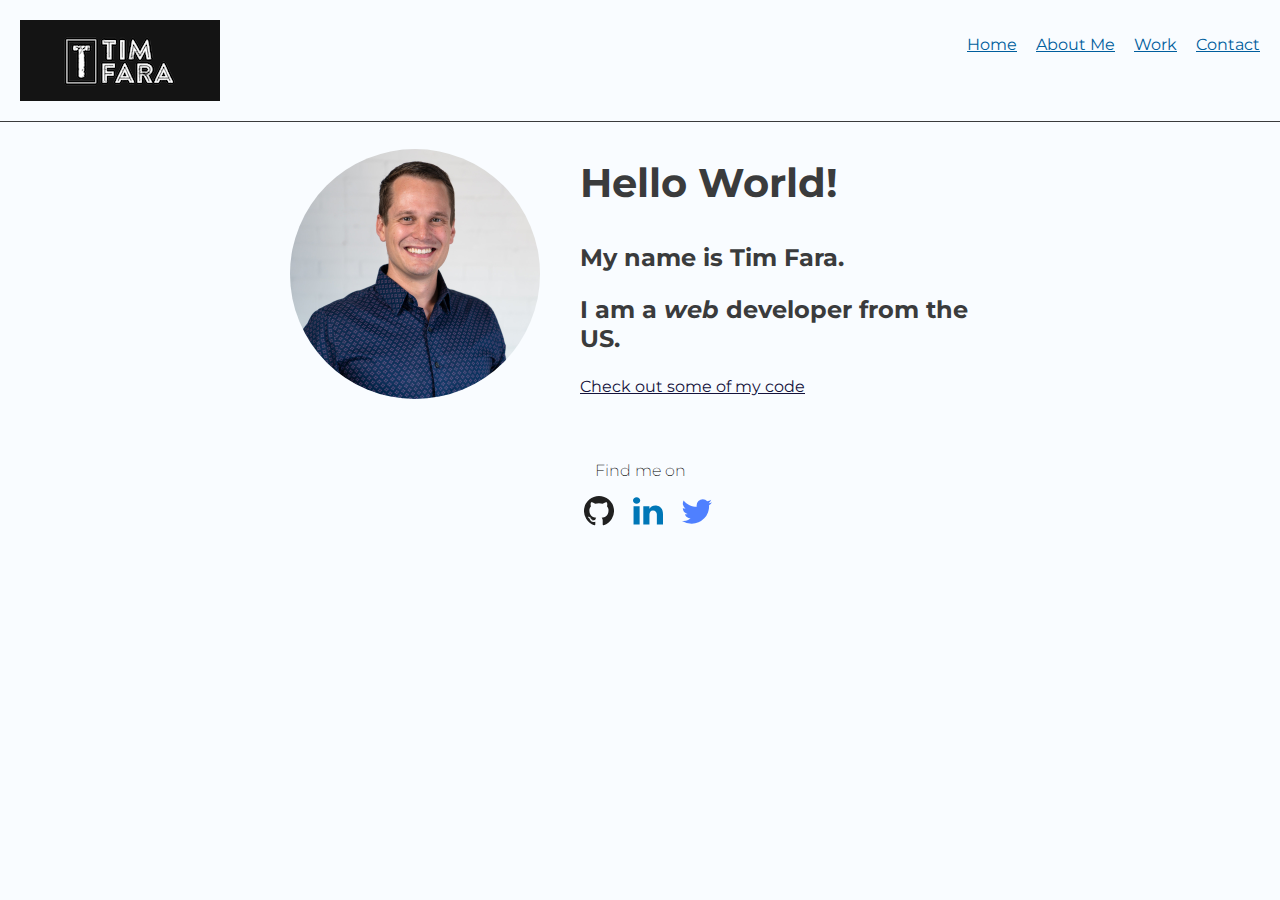
<file: index.html>
<!DOCTYPE html>
<html lang="en" dir="ltr">
  <head>
    <meta charset="utf-8">
    <title>My Portfolio</title>
    <link type="image/png" sizes="32x32" rel="icon" href="img/icons8-improvement-32.png">
    <link type="text/css" rel="stylesheet" href="css/normalize.css" />
    <link href="https://fonts.googleapis.com/css2?family=Montserrat:wght@100;200;300;400;500;600;700;800;900&family=Ubuntu:wght@300;400;500;700&display=swap" rel="stylesheet">
    <link rel="stylesheet" href="css/style.production.css" />
    <meta name="viewport" content="width=device-width, initial-scale=1" />
  </head>

  <body>
    <header class="page-header">

        <img src="img/tf_logo.png" alt="Personal Logo with my name Tim Fara" class="tf_logo">

        <nav class="page-header__item">
          <ul role="menubar" class="navigation-list">
            <li role="presentation">
              <a href="index.html" role="menuitem" class="navigation-list__item navigation-list__item--active">Home</a>
            </li>
            <li role="presentation">
              <a href="about.html" role="menuitem" class="navigation-list__item">About Me</a>
            </li>
            <li role="presentation">
              <a href="work.html" role="menuitem" class="navigation-list__item">Work</a>
            </li>
            <li role="presentation">
              <a href="contact.html" role="menuitem" class="navigation-list__item">Contact</a>
            </li>
          </ul>
        </nav>

    </header>

    <main class="profile">
      <img src="img/tim_headshot.jpeg" alt="Headshot of Tim Fara" class="profile__portrait"/>
      <h1>Hello World!</h1>
      <h3>My name is Tim Fara.</h3>
      <h3>I am a <span style="font-style: italic;">web</span> developer from the US.</h3>
      <a href="">Check out some of my code</a>
    </main>

    <footer class="page-footer">
      <p>
        Find me on
      </p>
      <div class="social-media">

          <svg xmlns="http://www.w3.org/2000/svg" viewBox="0 0 64 64" role="img" xmlns:xlink="http://www.w3.org/1999/xlink" width="30" class="social-media__item">
          <a href="https://github.com">
            <title>Github</title>
            <desc>A solid styled icon from Orion Icon Library.</desc>
            <path data-name="layer2"
            d="M32 0a32.021 32.021 0 0 0-10.1 62.4c1.6.3 2.2-.7 2.2-1.5v-6c-8.9 1.9-10.8-3.8-10.8-3.8-1.5-3.7-3.6-4.7-3.6-4.7-2.9-2 .2-1.9.2-1.9 3.2.2 4.9 3.3 4.9 3.3 2.9 4.9 7.5 3.5 9.3 2.7a6.93 6.93 0 0 1 2-4.3c-7.1-.8-14.6-3.6-14.6-15.8a12.27 12.27 0 0 1 3.3-8.6 11.965 11.965 0 0 1 .3-8.5s2.7-.9 8.8 3.3a30.873 30.873 0 0 1 8-1.1 30.292 30.292 0 0 1 8 1.1c6.1-4.1 8.8-3.3 8.8-3.3a11.965 11.965 0 0 1 .3 8.5 12.1 12.1 0 0 1 3.3 8.6c0 12.3-7.5 15-14.6 15.8a7.746 7.746 0 0 1 2.2 5.9v8.8c0 .9.6 1.8 2.2 1.5A32.021 32.021 0 0 0 32 0z"
            fill="#202020"></path>
            <path data-name="layer1" d="M12.1 45.9c-.1.2-.3.2-.5.1s-.4-.3-.3-.5.3-.2.6-.1c.2.2.3.4.2.5zm1.3 1.5a.589.589 0 0 1-.8-.8.631.631 0 0 1 .7.1.494.494 0 0 1 .1.7zm1.3 1.8a.585.585 0 0 1-.7-.3.6.6 0 0 1 0-.8.585.585 0 0 1 .7.3c.2.3.2.7 0 .8zm1.7 1.8c-.2.2-.5.1-.8-.1-.3-.3-.4-.6-.2-.8a.619.619 0 0 1 .8.1.554.554 0 0 1 .2.8zm2.4 1c-.1.3-.4.4-.8.3s-.6-.4-.5-.7.4-.4.8-.3c.3.2.6.5.5.7zm2.6.2c0 .3-.3.5-.7.5s-.7-.2-.7-.5.3-.5.7-.5c.4.1.7.3.7.5zm2.4-.4q0 .45-.6.6a.691.691 0 0 1-.8-.3q0-.45.6-.6c.5-.1.8.1.8.3z"
            fill="#202020"></path>
          </a>
        </svg>


        <svg xmlns="http://www.w3.org/2000/svg" viewBox="0 0 64 64" class="social-media__item"
           role="img" xmlns:xlink="http://www.w3.org/1999/xlink" width="30">
        <a href="https://www.linkedin.com/feed/">
          <title>Linkedin</title>
          <desc>A color styled icon from Orion Icon Library.</desc>
          <path data-name="layer1"
          fill="#0077b7" d="M1.15 21.7h13V61h-13zm46.55-1.3c-5.7 0-9.1 2.1-12.7 6.7v-5.4H22V61h13.1V39.7c0-4.5 2.3-8.9 7.5-8.9s8.3 4.4 8.3 8.8V61H64V38.7c0-15.5-10.5-18.3-16.3-18.3zM7.7 2.6C3.4 2.6 0 5.7 0 9.5s3.4 6.9 7.7 6.9 7.7-3.1 7.7-6.9S12 2.6 7.7 2.6z"></path>
        </a>
        </svg>
        <svg xmlns="http://www.w3.org/2000/svg" viewBox="0 0 64 64" class="social-media__item"
           role="img" xmlns:xlink="http://www.w3.org/1999/xlink" width="30">
        <a href="https://twitter.com">
          <title>Twitter</title>
          <desc>A color styled icon from Orion Icon Library.</desc>
          <path data-name="layer1"
          d="M64 13.194a23.1 23.1 0 0 1-7.3 2.1 14.119 14.119 0 0 0 5.5-7.2c-1.9 1.2-6.1 2.9-8.2 2.9a13.782 13.782 0 0 0-9.6-4 13.187 13.187 0 0 0-13.2 13.2 13.576 13.576 0 0 0 .3 2.9c-9.9-.3-21.5-5.2-28-13.7a13.206 13.206 0 0 0 4 17.4c-1.5.2-4.4-.1-5.7-1.4-.1 4.6 2.1 10.7 10.2 12.9-1.6.8-4.3.6-5.5.4.4 3.9 5.9 9 11.8 9-2.1 2.4-9.3 6.9-18.3 5.5a39.825 39.825 0 0 0 20.7 5.8 36.8 36.8 0 0 0 37-38.6v-.5a22.861 22.861 0 0 0 6.3-6.7z"
          fill="#4f80ff"></path>
        </a>
        </svg>
      </div>

    </footer>
  </body>

</html>
</file>
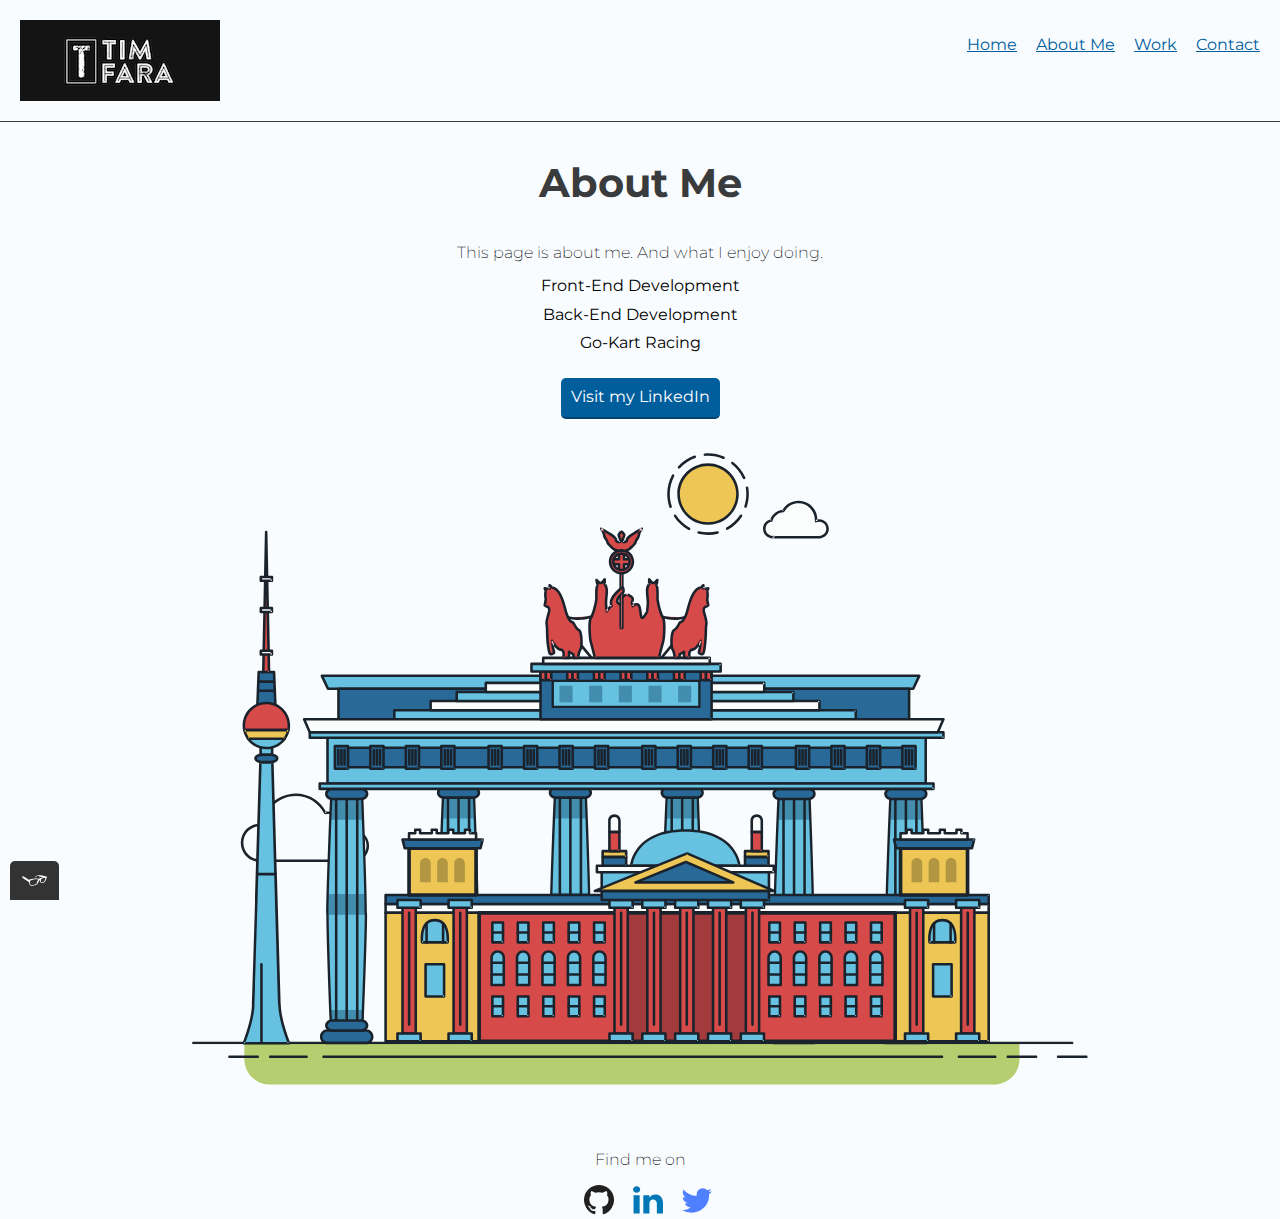
<file: about.html>
<!DOCTYPE html>
<html lang="en" dir="ltr">
  <head>
    <meta charset="utf-8">
    <title>About Tim</title>
    <link type="image/png" sizes="32x32" rel="icon" href="img/icons8-improvement-32.png">
    <link type="text/css" rel="stylesheet" href="css/normalize.css" />
    <link href="https://fonts.googleapis.com/css2?family=Montserrat:wght@100;200;300;400;500;600;700;800;900&family=Ubuntu:wght@300;400;500;700&display=swap" rel="stylesheet">
    <link rel="stylesheet" href="css/style.production.css" />
    <meta name="viewport" content="width=device-width, initial-scale=1" />
  </head>


  <body>
    <header class="page-header">

        <img src="img/tf_logo.png" alt="Personal Logo with my name Tim Fara" class="tf_logo">

        <nav class="page-header__item">
          <ul role="menubar" class="navigation-list">
            <li role="presentation">
              <a href="index.html" role="menuitem" class="navigation-list__item">Home</a>
            </li>
            <li role="presentation">
              <a href="about.html" role="menuitem" class="navigation-list__item navigation-list__item--active">About Me</a>
            </li>
            <li role="presentation">
              <a href="work.html" role="menuitem" class="navigation-list__item">Work</a>
            </li>
            <li role="presentation">
              <a href="contact.html" role="menuitem" class="navigation-list__item">Contact</a>
            </li>
          </ul>
        </nav>

    </header>


  <main class="about_body">
    <h1>About Me</h1>
    <p class="about__intro">
      This page is about me. And what I enjoy doing.
    </p>
    <ul class="about__list">
      <li role="presentation" class="about__list--item">Front-End Development</li>
      <li role="presentation" class="about__list--item">Back-End Development</li>
      <li role="presentation" class="about__list--item">Go-Kart Racing</li>
    </ul>
  </main>

  <div class="linkedin__button">
        <a href="https://www.linkedin.com/in/timothy-fara/" class="button" target="_blank">Visit my LinkedIn</a>
  </div>

  <svg id="about-picture" xmlns="http://www.w3.org/2000/svg" class="berlin-illustration" height="auto" viewBox="0 0 700 505" xmlns:xlink="http://www.w3.org/1999/xlink">
          <defs>
              <polygon id="a" points=".06 231.917 .06 .929 688.717 .929 688.717 231.917"></polygon>
          </defs>
          <g fill="none" fill-rule="evenodd">
            <g transform="translate(0 241)" class="cloud-front">
            <path fill="#1A232C" d="M87.602,29 L87.602,28 C87.326,28.001 87.103,28.024 86.927,28.033 L86.979,29.031 L87.947,28.78 C85.741,20.282 78.041,14.002 68.852,14 C67.858,14 66.904,14.096 65.98,14.231 L66.125,15.22 L67.019,14.772 C62.626,6.015 53.567,0.001 43.102,0 C29.041,0.002 17.524,10.848 16.443,24.632 L17.44,24.71 L17.606,23.724 C16.803,23.589 15.969,23.5 15.102,23.5 C6.817,23.501 0.102,30.215 0.102,38.5 C0.102,46.785 6.817,53.499 15.102,53.5 L87.602,53.5 C94.644,53.499 100.351,47.792 100.352,40.75 C100.351,33.708 94.644,28.001 87.602,28 L87.602,30 C90.573,30 93.254,31.202 95.203,33.149 C97.15,35.097 98.351,37.778 98.352,40.75 C98.351,43.722 97.15,46.403 95.203,48.351 C93.254,50.298 90.573,51.5 87.602,51.5 L15.102,51.5 C11.509,51.5 8.265,50.046 5.909,47.692 C3.555,45.337 2.102,42.093 2.102,38.5 C2.102,34.907 3.555,31.663 5.909,29.308 C8.265,26.954 11.509,25.5 15.102,25.5 C15.831,25.5 16.553,25.575 17.273,25.697 C17.551,25.743 17.832,25.672 18.055,25.499 C18.277,25.325 18.414,25.07 18.436,24.789 C19.436,12.04 30.094,1.998 43.102,2 C52.786,1.999 61.163,7.564 65.231,15.669 C65.425,16.055 65.842,16.272 66.27,16.21 C67.132,16.084 67.988,16 68.852,16 C77.108,15.998 84.027,21.647 86.011,29.283 C86.13,29.741 86.557,30.054 87.031,30.03 C87.27,30.017 87.457,29.999 87.602,30 L87.602,29" transform="translate(38 36)"></path>
              </g>
              <path fill="#B5CE6F" d="M646.484,484.382 C646.484,489.501 644.531,494.62 640.627,498.525 C636.722,502.43 631.603,504.382 626.484,504.382 L60.873,504.382 C55.754,504.382 50.636,502.43 46.731,498.525 C42.826,494.62 40.873,489.501 40.873,484.382 L40.873,471.917 L646.484,471.917 L646.484,484.382"></path>
              <polyline fill="#67C2E2" points="334.824 185.029 101.449 185.029 106.209 195.08 563.438 195.08 568.2 185.029 334.824 185.029"></polyline>
              <path fill="#1A232C" d="M334.824,185.029 L334.824,184.029 L101.449,184.029 C101.104,184.029 100.788,184.203 100.604,184.494 C100.42,184.785 100.398,185.146 100.545,185.457 L105.306,195.508 C105.471,195.856 105.824,196.079 106.209,196.079 L563.438,196.079 C563.824,196.079 564.177,195.856 564.342,195.508 L569.104,185.457 C569.251,185.146 569.229,184.785 569.045,184.494 C568.861,184.203 568.544,184.029 568.2,184.029 L334.824,184.029 L334.824,186.029 L566.62,186.029 L562.806,194.08 L106.842,194.08 L103.029,186.029 L334.824,186.029 L334.824,185.029"></path>
              <polygon fill="#296997" points="114.416 218.974 560.222 218.974 560.222 195.08 114.416 195.08"></polygon>
              <path fill="#1A232C" d="M560.222,218.974 L560.222,217.974 L115.416,217.974 L115.416,196.079 L559.222,196.079 L559.222,218.974 L560.222,218.974 L560.222,217.974 L560.222,218.974 L561.222,218.974 L561.222,195.08 C561.222,194.816 561.115,194.559 560.929,194.372 C560.742,194.186 560.485,194.08 560.222,194.08 L114.416,194.08 C114.152,194.08 113.895,194.186 113.708,194.372 C113.522,194.559 113.416,194.816 113.416,195.08 L113.416,218.974 C113.416,219.237 113.522,219.495 113.708,219.681 C113.895,219.867 114.152,219.974 114.416,219.974 L560.222,219.974 C560.485,219.974 560.742,219.867 560.929,219.681 C561.115,219.495 561.222,219.237 561.222,218.974 L560.222,218.974"></path>
              <polygon fill="#67C2E2" points="105.85 269.08 573.225 269.08 573.225 233.398 105.85 233.398"></polygon>
              <path fill="#1A232C" d="M573.225,233.398 L573.225,232.398 L105.85,232.398 C105.587,232.398 105.329,232.505 105.143,232.691 C104.957,232.877 104.85,233.134 104.85,233.398 L104.85,269.08 C104.85,269.344 104.957,269.601 105.143,269.788 C105.329,269.974 105.587,270.08 105.85,270.08 L573.225,270.08 C573.488,270.08 573.745,269.974 573.932,269.788 C574.118,269.601 574.225,269.344 574.225,269.08 L574.225,233.398 C574.225,233.134 574.118,232.877 573.932,232.691 C573.745,232.505 573.488,232.398 573.225,232.398 L573.225,233.398 L572.225,233.398 L572.225,268.08 L106.85,268.08 L106.85,234.398 L573.225,234.398 L573.225,233.398 L572.225,233.398 L573.225,233.398"></path>
              <polygon fill="#296997" points="116.751 256.508 562.557 256.508 562.557 241.243 116.751 241.243"></polygon>
              <path fill="#1A232C" d="M562.557,256.508 L562.557,255.508 L117.75,255.508 L117.75,242.243 L561.557,242.243 L561.557,256.508 L562.557,256.508 L562.557,255.508 L562.557,256.508 L563.557,256.508 L563.557,241.243 C563.557,240.979 563.45,240.722 563.264,240.535 C563.078,240.349 562.82,240.243 562.557,240.243 L116.75,240.243 C116.487,240.243 116.23,240.349 116.043,240.535 C115.857,240.722 115.751,240.979 115.751,241.243 L115.751,256.508 C115.751,256.771 115.857,257.029 116.043,257.215 C116.23,257.401 116.487,257.508 116.751,257.508 L562.557,257.508 C562.82,257.508 563.077,257.401 563.264,257.215 C563.45,257.029 563.557,256.771 563.557,256.508 L562.557,256.508"></path>
              <polygon fill="#67C2E2" points="158.07 218.974 518.563 218.974 518.563 211.858 158.07 211.858"></polygon>
              <path fill="#1A232C" d="M518.563,211.858 L518.563,210.858 L158.07,210.858 C157.807,210.858 157.549,210.964 157.363,211.151 C157.177,211.337 157.07,211.594 157.07,211.858 L157.07,218.974 C157.07,219.237 157.177,219.495 157.363,219.681 C157.549,219.867 157.807,219.974 158.07,219.974 L518.563,219.974 C518.826,219.974 519.083,219.867 519.27,219.681 C519.456,219.495 519.562,219.237 519.562,218.974 L519.562,211.858 C519.562,211.594 519.456,211.337 519.27,211.151 C519.083,210.964 518.826,210.858 518.563,210.858 L518.563,211.858 L517.563,211.858 L517.563,217.974 L159.07,217.974 L159.07,212.858 L518.563,212.858 L518.563,211.858 L517.563,211.858 L518.563,211.858"></path>
              <polygon fill="#FBFDFC" points="186.438 211.858 490.194 211.858 490.194 204.741 186.438 204.741"></polygon>
              <path fill="#1A232C" d="M490.194,204.741 L490.194,203.741 L186.438,203.741 C186.175,203.741 185.917,203.848 185.731,204.034 C185.545,204.221 185.438,204.478 185.438,204.741 L185.438,211.858 C185.438,212.121 185.545,212.379 185.731,212.565 C185.917,212.751 186.175,212.858 186.438,212.858 L490.194,212.858 C490.458,212.858 490.715,212.751 490.902,212.565 C491.088,212.379 491.194,212.121 491.194,211.858 L491.194,204.741 C491.194,204.478 491.088,204.221 490.902,204.034 C490.715,203.848 490.458,203.741 490.194,203.741 L490.194,204.741 L489.194,204.741 L489.194,210.858 L187.438,210.858 L187.438,205.741 L490.194,205.741 L490.194,204.741 L489.194,204.741 L490.194,204.741"></path>
              <polygon fill="#67C2E2" points="206.805 204.741 469.828 204.741 469.828 197.624 206.805 197.624"></polygon>
              <path fill="#1A232C" d="M469.828,197.624 L469.828,196.624 L206.805,196.624 C206.541,196.624 206.284,196.731 206.098,196.917 C205.911,197.103 205.805,197.361 205.805,197.624 L205.805,204.741 C205.805,205.005 205.911,205.262 206.098,205.449 C206.284,205.635 206.541,205.741 206.805,205.741 L469.828,205.741 C470.091,205.741 470.349,205.635 470.535,205.449 C470.722,205.262 470.828,205.005 470.828,204.741 L470.828,197.624 C470.828,197.361 470.722,197.103 470.535,196.917 C470.349,196.731 470.091,196.624 469.828,196.624 L469.828,197.624 L468.828,197.624 L468.828,203.741 L207.805,203.741 L207.805,198.624 L469.828,198.624 L469.828,197.624 L468.828,197.624 L469.828,197.624"></path>
              <polygon fill="#FBFDFC" points="229.521 197.624 447.111 197.624 447.111 190.509 229.521 190.509"></polygon>
              <path fill="#1A232C" d="M447.111,190.509 L447.111,189.509 L229.521,189.509 C229.258,189.509 229,189.616 228.814,189.802 C228.628,189.988 228.521,190.246 228.521,190.509 L228.521,197.624 C228.521,197.888 228.628,198.145 228.814,198.332 C229,198.518 229.258,198.624 229.521,198.624 L447.111,198.624 C447.375,198.624 447.632,198.518 447.818,198.332 C448.005,198.145 448.111,197.888 448.111,197.624 L448.111,190.509 C448.111,190.246 448.005,189.988 447.818,189.802 C447.632,189.616 447.375,189.509 447.111,189.509 L447.111,190.509 L446.111,190.509 L446.111,196.624 L230.521,196.624 L230.521,191.509 L447.111,191.509 L447.111,190.509 L446.111,190.509 L447.111,190.509"></path>
              <path fill="#67C2E2" d="M135.607,355.447 C135.163,337.766 134.264,313.326 133.648,297.387 C133.274,287.721 133.004,281.18 133.004,281.18 L108.722,281.18 C108.722,281.18 108.452,287.721 108.079,297.387 C107.462,313.326 106.563,337.766 106.119,355.447 C105.953,362.059 105.85,367.732 105.85,371.653 L105.85,371.654 C105.85,386.117 107.243,424.332 108.089,446.189 C108.457,455.706 108.722,462.126 108.722,462.126 L133.004,462.126 C133.004,462.126 133.269,455.706 133.637,446.189 C134.482,424.332 135.876,386.117 135.876,371.654 L135.876,371.653 C135.876,367.732 135.773,362.059 135.607,355.447"></path>
              <path fill="#428DAE" d="M133.648 297.387L108.079 297.387C108.452 287.721 108.722 281.18 108.722 281.18L133.004 281.18C133.004 281.18 133.274 287.721 133.648 297.387M135.876 371.654L105.85 371.654 105.85 371.653C105.85 367.732 105.953 362.059 106.119 355.447L135.607 355.447C135.773 362.059 135.876 367.732 135.876 371.653L135.876 371.654M133.004 462.126L108.722 462.126C108.722 462.126 108.457 455.706 108.089 446.189L133.637 446.189C133.269 455.706 133.004 462.126 133.004 462.126"></path>
              <path fill="#1A232C" d="M109.612,461.199 L132.114,461.199 C132.447,453.007 134.949,390.886 134.949,371.653 C134.949,352.42 132.447,290.299 132.114,282.108 L109.612,282.108 C109.279,290.299 106.778,352.42 106.778,371.653 C106.778,390.886 109.279,453.007 109.612,461.199 Z M133.895,463.054 L107.832,463.054 L107.794,462.164 C107.766,461.466 104.922,392.193 104.922,371.653 C104.922,351.114 107.766,281.839 107.794,281.142 L107.832,280.252 L133.895,280.252 L133.931,281.142 C133.96,281.839 136.804,351.114 136.804,371.653 C136.804,392.193 133.96,461.466 133.931,462.164 L133.895,463.054 L133.895,463.054 Z"></path>
              <path fill="#1A232C" d="M111.638 281.18L111.638 462.126C111.638 462.679 112.086 463.126 112.638 463.126 113.19 463.126 113.638 462.679 113.638 462.126L113.638 281.18C113.638 280.628 113.19 280.18 112.638 280.18 112.086 280.18 111.638 280.628 111.638 281.18M119.863 281.18L119.863 462.126C119.863 462.679 120.311 463.126 120.863 463.126 121.416 463.126 121.863 462.679 121.863 462.126L121.863 281.18C121.863 280.628 121.416 280.18 120.863 280.18 120.311 280.18 119.863 280.628 119.863 281.18M128.088 281.18L128.088 462.126C128.088 462.679 128.536 463.126 129.088 463.126 129.64 463.126 130.088 462.679 130.088 462.126L130.088 281.18C130.088 280.628 129.64 280.18 129.088 280.18 128.536 280.18 128.088 280.628 128.088 281.18"></path>
              <path fill="#296997" d="M136.79,277.265 C136.79,279.418 134.675,281.18 132.09,281.18 L109.636,281.18 C107.051,281.18 104.936,279.418 104.936,277.265 C104.936,275.111 107.051,273.349 109.636,273.349 L132.09,273.349 C134.675,273.349 136.79,275.111 136.79,277.265"></path>
              <path fill="#1A232C" d="M136.79,277.265 L135.79,277.265 C135.789,278.005 135.433,278.704 134.769,279.262 C134.109,279.814 133.155,280.181 132.09,280.18 L109.636,280.18 C108.571,280.181 107.617,279.814 106.956,279.262 C106.293,278.704 105.936,278.005 105.936,277.265 C105.936,276.524 106.293,275.825 106.957,275.267 C107.617,274.715 108.571,274.348 109.636,274.349 L132.09,274.349 C133.155,274.348 134.109,274.716 134.769,275.267 C135.433,275.825 135.789,276.524 135.79,277.265 L137.79,277.265 C137.791,275.851 137.09,274.593 136.049,273.731 C135.006,272.863 133.61,272.35 132.09,272.349 L109.636,272.349 C108.116,272.35 106.72,272.863 105.676,273.731 C104.636,274.593 103.935,275.851 103.936,277.265 C103.935,278.678 104.636,279.937 105.677,280.798 C106.72,281.666 108.116,282.179 109.636,282.18 L132.09,282.18 C133.61,282.179 135.006,281.666 136.049,280.798 C137.09,279.937 137.791,278.678 137.79,277.265 L136.79,277.265"></path>
              <path fill="#296997" d="M140.775,467.217 C140.775,469.803 138.661,471.917 136.076,471.917 L105.65,471.917 C103.065,471.917 100.951,469.803 100.951,467.217 L100.951,466.825 C100.951,464.241 103.065,462.126 105.65,462.126 L136.076,462.126 C138.661,462.126 140.775,464.241 140.775,466.825 L140.775,467.217"></path>
              <path fill="#1A232C" d="M140.775,467.217 L139.775,467.217 C139.775,468.235 139.361,469.155 138.688,469.83 C138.013,470.503 137.093,470.917 136.076,470.917 L105.65,470.917 C104.633,470.917 103.713,470.504 103.038,469.83 C102.365,469.155 101.951,468.235 101.951,467.217 L101.951,466.825 C101.951,465.808 102.365,464.889 103.038,464.214 C103.713,463.54 104.633,463.127 105.65,463.126 L136.076,463.126 C137.093,463.127 138.013,463.54 138.688,464.214 C139.362,464.889 139.775,465.808 139.775,466.825 L139.775,467.217 L141.775,467.217 L141.775,466.825 C141.772,463.684 139.217,461.13 136.076,461.126 L105.65,461.126 C102.509,461.13 99.955,463.684 99.951,466.825 L99.951,467.217 C99.954,470.36 102.509,472.914 105.65,472.917 L136.076,472.917 C139.217,472.914 141.772,470.36 141.775,467.217 L140.775,467.217"></path>
              <path fill="#296997" d="M136.79,458.208 C136.79,460.363 134.675,462.126 132.09,462.126 L109.636,462.126 C107.051,462.126 104.936,460.363 104.936,458.208 C104.936,456.057 107.051,454.292 109.636,454.292 L132.09,454.292 C134.675,454.292 136.79,456.057 136.79,458.208"></path>
              <path fill="#1A232C" d="M136.79,458.208 L135.79,458.208 C135.789,458.949 135.432,459.649 134.769,460.207 C134.108,460.76 133.154,461.128 132.09,461.126 L109.636,461.126 C108.572,461.128 107.617,460.76 106.957,460.207 C106.293,459.649 105.936,458.949 105.936,458.208 C105.936,457.47 106.293,456.77 106.957,456.212 C107.617,455.659 108.572,455.291 109.636,455.292 L132.09,455.292 C133.154,455.291 134.108,455.659 134.769,456.212 C135.433,456.77 135.789,457.47 135.79,458.208 L137.79,458.208 C137.791,456.796 137.09,455.538 136.05,454.675 C135.006,453.808 133.61,453.294 132.09,453.292 L109.636,453.292 C108.115,453.294 106.719,453.808 105.676,454.675 C104.636,455.538 103.935,456.796 103.936,458.208 C103.935,459.622 104.636,460.881 105.676,461.743 C106.72,462.611 108.116,463.125 109.636,463.126 L132.09,463.126 C133.61,463.125 135.006,462.611 136.05,461.743 C137.09,460.881 137.791,459.622 137.79,458.208 L136.79,458.208"></path>
              <path fill="#67C2E2" d="M572.471,355.447 C572.025,337.766 571.126,313.326 570.51,297.387 C570.137,287.721 569.867,281.18 569.867,281.18 L545.585,281.18 C545.585,281.18 545.315,287.721 544.942,297.387 C544.326,313.326 543.427,337.766 542.981,355.447 C542.815,362.059 542.713,367.732 542.713,371.653 L542.713,371.654 C542.713,386.117 544.107,424.332 544.952,446.189 C545.32,455.706 545.585,462.126 545.585,462.126 L569.867,462.126 C569.867,462.126 570.132,455.706 570.499,446.189 C571.346,424.332 572.739,386.117 572.739,371.654 L572.739,371.653 C572.739,367.732 572.637,362.059 572.471,355.447"></path>
              <path fill="#428DAE" d="M569.582 297.387L566.951 297.387 566.951 282.108 568.977 282.108C569.063 284.206 569.29 289.841 569.582 297.387M564.951 297.387L545.871 297.387C546.162 289.841 546.39 284.206 546.476 282.108L564.951 282.108 564.951 297.387M571.8 369.187L566.951 369.187 566.951 356.265 571.562 356.265C571.685 361.272 571.771 365.701 571.8 369.187M564.951 369.187L543.653 369.187C543.684 365.512 543.777 360.79 543.912 355.447L553.551 355.447 553.551 356.265 564.951 356.265 564.951 369.187"></path>
              <path fill="#1A232C" d="M546.476,461.199 L568.977,461.199 C569.31,453.007 571.812,390.886 571.812,371.653 C571.812,352.42 569.31,290.299 568.977,282.108 L546.476,282.108 C546.142,290.299 543.642,352.42 543.642,371.653 C543.642,390.886 546.142,453.007 546.476,461.199 M570.758,463.054 L544.694,463.054 L544.658,462.164 C544.629,461.466 541.785,392.193 541.785,371.653 C541.785,351.114 544.629,281.839 544.658,281.142 L544.694,280.252 L570.758,280.252 L570.795,281.142 C570.823,281.839 573.667,351.114 573.667,371.653 C573.667,392.193 570.823,461.466 570.795,462.164 L570.758,463.054"></path>
              <path fill="#1A232C" d="M548.501 281.18L548.501 462.126C548.501 462.679 548.949 463.126 549.501 463.126 550.053 463.126 550.501 462.679 550.501 462.126L550.501 281.18C550.501 280.628 550.053 280.18 549.501 280.18 548.949 280.18 548.501 280.628 548.501 281.18M556.727 281.18L556.727 462.126C556.727 462.679 557.174 463.126 557.727 463.126 558.279 463.126 558.727 462.679 558.727 462.126L558.727 281.18C558.727 280.628 558.279 280.18 557.727 280.18 557.174 280.18 556.727 280.628 556.727 281.18M564.951 281.18L564.951 462.126C564.951 462.679 565.399 463.126 565.951 463.126 566.503 463.126 566.951 462.679 566.951 462.126L566.951 281.18C566.951 280.628 566.503 280.18 565.951 280.18 565.399 280.18 564.951 280.628 564.951 281.18"></path>
              <path fill="#296997" d="M573.653,277.265 C573.653,279.418 571.537,281.18 568.953,281.18 L546.499,281.18 C543.915,281.18 541.799,279.418 541.799,277.265 C541.799,275.111 543.915,273.349 546.499,273.349 L568.953,273.349 C571.537,273.349 573.653,275.111 573.653,277.265"></path>
              <path fill="#1A232C" d="M573.653,277.265 L572.653,277.265 C572.653,278.005 572.296,278.704 571.632,279.262 C570.972,279.814 570.017,280.181 568.953,280.18 L546.499,280.18 C545.435,280.181 544.48,279.814 543.82,279.262 C543.156,278.704 542.8,278.005 542.799,277.265 C542.8,276.525 543.156,275.825 543.82,275.267 C544.481,274.715 545.435,274.348 546.499,274.349 L568.953,274.349 C570.017,274.348 570.972,274.715 571.632,275.267 C572.296,275.825 572.653,276.525 572.653,277.265 L574.653,277.265 C574.654,275.851 573.953,274.593 572.912,273.731 C571.869,272.863 570.473,272.35 568.953,272.349 L546.499,272.349 C544.979,272.35 543.583,272.863 542.54,273.731 C541.499,274.593 540.798,275.851 540.799,277.265 C540.798,278.679 541.499,279.937 542.54,280.798 C543.583,281.666 544.979,282.179 546.499,282.18 L568.953,282.18 C570.473,282.179 571.869,281.666 572.912,280.798 C573.953,279.937 574.654,278.679 574.653,277.265 L573.653,277.265"></path>
              <path fill="#296997" d="M577.639,467.217 C577.639,469.803 575.524,471.917 572.938,471.917 L542.514,471.917 C539.929,471.917 537.813,469.803 537.813,467.217 L537.813,466.825 C537.813,464.241 539.929,462.126 542.514,462.126 L572.938,462.126 C575.524,462.126 577.639,464.241 577.639,466.825 L577.639,467.217"></path>
              <path fill="#1A232C" d="M577.639,467.217 L576.639,467.217 C576.638,468.235 576.225,469.155 575.551,469.83 C574.876,470.503 573.956,470.917 572.938,470.917 L542.514,470.917 C541.497,470.917 540.576,470.503 539.901,469.83 C539.227,469.155 538.814,468.234 538.813,467.217 L538.813,466.825 C538.814,465.808 539.227,464.889 539.901,464.214 C540.576,463.54 541.497,463.127 542.514,463.126 L572.938,463.126 C573.956,463.127 574.876,463.54 575.551,464.214 C576.225,464.888 576.638,465.808 576.639,466.825 L576.639,467.217 L578.639,467.217 L578.639,466.825 C578.635,463.684 576.081,461.13 572.938,461.126 L542.514,461.126 C539.372,461.13 536.817,463.684 536.813,466.825 L536.813,467.217 C536.817,470.36 539.372,472.914 542.514,472.917 L572.938,472.917 C576.081,472.914 578.635,470.359 578.639,467.217 L577.639,467.217"></path>
              <path fill="#296997" d="M573.653,458.208 C573.653,460.363 571.537,462.126 568.953,462.126 L546.499,462.126 C543.915,462.126 541.799,460.363 541.799,458.208 C541.799,456.057 543.915,454.292 546.499,454.292 L568.953,454.292 C571.537,454.292 573.653,456.057 573.653,458.208"></path>
              <path fill="#1A232C" d="M573.653,458.208 L572.653,458.208 C572.653,458.949 572.296,459.649 571.632,460.207 C570.971,460.76 570.017,461.128 568.953,461.126 L546.499,461.126 C545.435,461.128 544.481,460.76 543.82,460.207 C543.157,459.649 542.799,458.949 542.799,458.208 C542.799,457.47 543.156,456.77 543.82,456.212 C544.481,455.659 545.435,455.291 546.499,455.292 L568.953,455.292 C570.017,455.291 570.971,455.659 571.632,456.212 C572.296,456.77 572.653,457.47 572.653,458.208 L574.653,458.208 C574.654,456.796 573.953,455.538 572.912,454.675 C571.869,453.808 570.473,453.294 568.953,453.292 L546.499,453.292 C544.979,453.294 543.583,453.808 542.54,454.675 C541.499,455.538 540.798,456.796 540.799,458.208 C540.798,459.622 541.499,460.881 542.54,461.743 C543.583,462.611 544.979,463.125 546.499,463.126 L568.953,463.126 C570.473,463.125 571.869,462.611 572.912,461.743 C573.953,460.881 574.654,459.622 574.653,458.208 L573.653,458.208"></path>
              <path fill="#67C2E2" d="M485.098,355.447 C484.654,337.766 483.753,313.326 483.137,297.387 C482.764,287.721 482.494,281.18 482.494,281.18 L458.213,281.18 C458.213,281.18 457.942,287.721 457.569,297.387 C456.953,313.326 456.055,337.766 455.608,355.447 C455.443,362.059 455.34,367.732 455.34,371.653 L455.34,371.654 C455.34,386.117 456.733,424.332 457.58,446.189 C457.948,455.706 458.213,462.126 458.213,462.126 L482.494,462.126 C482.494,462.126 482.759,455.706 483.126,446.189 C483.973,424.332 485.366,386.117 485.366,371.654 L485.366,371.653 C485.366,367.732 485.265,362.059 485.098,355.447"></path>
              <path fill="#428DAE" d="M483.137 297.387L457.569 297.387C457.942 287.721 458.213 281.18 458.213 281.18L482.494 281.18C482.494 281.18 482.764 287.721 483.137 297.387M485.355 369.187L455.351 369.187C455.382 365.502 455.475 360.78 455.608 355.447L485.098 355.447C485.232 360.78 485.325 365.502 485.355 369.187"></path>
              <path fill="#1A232C" d="M459.103,461.199 L481.605,461.199 C481.938,453.007 484.439,390.886 484.439,371.653 C484.439,352.42 481.938,290.299 481.605,282.108 L459.103,282.108 C458.769,290.299 456.268,352.42 456.268,371.653 C456.268,390.886 458.769,453.007 459.103,461.199 Z M483.386,463.054 L457.321,463.054 L457.285,462.164 C457.256,461.466 454.412,392.193 454.412,371.653 C454.412,351.114 457.256,281.839 457.285,281.142 L457.321,280.252 L483.386,280.252 L483.422,281.142 C483.45,281.839 486.294,351.114 486.294,371.653 C486.294,392.193 483.45,461.466 483.422,462.164 L483.386,463.054 L483.386,463.054 Z"></path>
              <path fill="#1A232C" d="M461.128 281.18L461.128 462.126C461.128 462.679 461.576 463.126 462.128 463.126 462.68 463.126 463.128 462.679 463.128 462.126L463.128 281.18C463.128 280.628 462.68 280.18 462.128 280.18 461.576 280.18 461.128 280.628 461.128 281.18M469.354 281.18L469.354 462.126C469.354 462.679 469.801 463.126 470.354 463.126 470.906 463.126 471.354 462.679 471.354 462.126L471.354 281.18C471.354 280.628 470.906 280.18 470.354 280.18 469.801 280.18 469.354 280.628 469.354 281.18M477.578 281.18L477.578 462.126C477.578 462.679 478.026 463.126 478.578 463.126 479.13 463.126 479.578 462.679 479.578 462.126L479.578 281.18C479.578 280.628 479.13 280.18 478.578 280.18 478.026 280.18 477.578 280.628 477.578 281.18"></path>
              <path fill="#296997" d="M486.281,277.265 C486.281,279.418 484.164,281.18 481.58,281.18 L459.126,281.18 C456.542,281.18 454.426,279.418 454.426,277.265 C454.426,275.111 456.542,273.349 459.126,273.349 L481.58,273.349 C484.164,273.349 486.281,275.111 486.281,277.265"></path>
              <path fill="#1A232C" d="M486.281,277.265 L485.281,277.265 C485.281,278.005 484.924,278.704 484.26,279.262 C483.599,279.814 482.644,280.181 481.58,280.18 L459.126,280.18 C458.062,280.181 457.107,279.814 456.447,279.262 C455.783,278.704 455.427,278.005 455.426,277.265 C455.427,276.525 455.783,275.825 456.447,275.267 C457.108,274.715 458.062,274.348 459.126,274.349 L481.58,274.349 C482.644,274.348 483.599,274.716 484.26,275.268 C484.924,275.825 485.281,276.525 485.281,277.265 L487.281,277.265 C487.282,275.851 486.58,274.593 485.54,273.731 C484.496,272.863 483.1,272.35 481.58,272.349 L459.126,272.349 C457.606,272.35 456.21,272.863 455.167,273.731 C454.126,274.593 453.425,275.851 453.426,277.265 C453.425,278.679 454.126,279.937 455.167,280.798 C456.21,281.666 457.606,282.179 459.126,282.18 L481.58,282.18 C483.1,282.179 484.496,281.666 485.54,280.799 C486.58,279.937 487.282,278.679 487.281,277.265 L486.281,277.265"></path>
              <path fill="#296997" d="M490.266,467.217 C490.266,469.803 488.151,471.917 485.565,471.917 L455.141,471.917 C452.556,471.917 450.44,469.803 450.44,467.217 L450.44,466.825 C450.44,464.241 452.556,462.126 455.141,462.126 L485.565,462.126 C488.151,462.126 490.266,464.241 490.266,466.825 L490.266,467.217"></path>
              <path fill="#1A232C" d="M490.266,467.217 L489.266,467.217 C489.265,468.235 488.852,469.155 488.178,469.83 C487.503,470.503 486.583,470.917 485.565,470.917 L455.141,470.917 C454.124,470.917 453.203,470.503 452.528,469.83 C451.854,469.155 451.441,468.234 451.44,467.217 L451.44,466.825 C451.441,465.808 451.854,464.889 452.528,464.214 C453.203,463.54 454.124,463.127 455.141,463.126 L485.565,463.126 C486.583,463.127 487.503,463.54 488.178,464.214 C488.852,464.888 489.265,465.808 489.266,466.825 L489.266,467.217 L491.266,467.217 L491.266,466.825 C491.262,463.684 488.708,461.13 485.565,461.126 L455.141,461.126 C451.999,461.13 449.444,463.684 449.44,466.825 L449.44,467.217 C449.444,470.36 451.999,472.914 455.141,472.917 L485.565,472.917 C488.708,472.914 491.262,470.359 491.266,467.217 L490.266,467.217"></path>
              <path fill="#296997" d="M486.281,458.208 C486.281,460.363 484.164,462.126 481.58,462.126 L459.126,462.126 C456.542,462.126 454.426,460.363 454.426,458.208 C454.426,456.057 456.542,454.292 459.126,454.292 L481.58,454.292 C484.164,454.292 486.281,456.057 486.281,458.208"></path>
              <path fill="#1A232C" d="M486.281,458.208 L485.281,458.208 C485.281,458.949 484.923,459.649 484.26,460.207 C483.599,460.76 482.644,461.128 481.58,461.126 L459.126,461.126 C458.062,461.128 457.108,460.76 456.447,460.207 C455.784,459.649 455.427,458.949 455.426,458.208 C455.426,457.47 455.783,456.77 456.447,456.212 C457.108,455.659 458.062,455.291 459.126,455.292 L481.58,455.292 C482.644,455.291 483.598,455.659 484.26,456.212 C484.924,456.77 485.281,457.47 485.281,458.208 L487.281,458.208 C487.282,456.795 486.58,455.538 485.54,454.675 C484.496,453.808 483.1,453.294 481.58,453.292 L459.126,453.292 C457.606,453.294 456.21,453.808 455.167,454.675 C454.126,455.538 453.425,456.796 453.426,458.208 C453.425,459.622 454.126,460.881 455.167,461.743 C456.21,462.611 457.606,463.125 459.126,463.126 L481.58,463.126 C483.1,463.125 484.496,462.611 485.54,461.743 C486.581,460.881 487.282,459.622 487.281,458.208 L486.281,458.208"></path>
              <path fill="#67C2E2" d="M397.726,354.466 C397.28,336.787 396.381,312.346 395.765,296.407 C395.392,286.742 395.122,280.2 395.122,280.2 L370.84,280.2 C370.84,280.2 370.57,286.742 370.197,296.407 C369.581,312.346 368.682,336.787 368.236,354.466 C368.07,361.078 367.968,366.751 367.968,370.672 L367.968,370.673 C367.968,385.136 369.361,423.352 370.207,445.208 C370.575,454.726 370.84,461.146 370.84,461.146 L395.122,461.146 C395.122,461.146 395.386,454.726 395.754,445.208 C396.601,423.352 397.994,385.136 397.994,370.673 L397.994,370.672 C397.994,366.751 397.892,361.078 397.726,354.466"></path>
              <path fill="#428DAE" d="M394.837 296.407L392.206 296.407 392.206 281.127 394.233 281.127C394.318 283.225 394.545 288.861 394.837 296.407L394.837 296.407zM383.981 296.407L390.206 296.407 390.206 281.127 383.981 281.127 383.981 296.407zM375.756 296.407L381.98 296.407 381.98 281.127 375.756 281.127 375.756 296.407zM373.756 296.407L371.126 296.407C371.417 288.861 371.645 283.225 371.73 281.127L373.756 281.127 373.756 296.407 373.756 296.407zM397.062 369.187L392.206 369.187 392.206 354.466 396.796 354.466C396.943 360.298 397.041 365.389 397.062 369.187L397.062 369.187zM383.981 369.187L390.206 369.187 390.206 354.466 383.981 354.466 383.981 369.187zM375.756 369.187L381.98 369.187 381.98 354.466 375.756 354.466 375.756 369.187zM373.756 369.187L368.9 369.187C368.921 365.389 369.019 360.298 369.166 354.466L373.756 354.466 373.756 369.187 373.756 369.187z"></path>
              <path fill="#1A232C" d="M371.73,460.218 L394.233,460.218 C394.565,452.027 397.066,389.906 397.066,370.672 C397.066,351.44 394.565,289.319 394.233,281.127 L371.73,281.127 C371.397,289.319 368.895,351.44 368.895,370.672 C368.895,389.906 371.397,452.027 371.73,460.218 M396.013,462.074 L369.949,462.074 L369.912,461.184 C369.884,460.486 367.04,391.212 367.04,370.672 C367.04,350.133 369.884,280.859 369.912,280.162 L369.949,279.272 L396.013,279.272 L396.05,280.162 C396.078,280.859 398.922,350.133 398.922,370.672 C398.922,391.212 396.078,460.486 396.05,461.184 L396.013,462.074"></path>
              <path fill="#1A232C" d="M373.756 280.2L373.756 461.146C373.756 461.698 374.203 462.146 374.756 462.146 375.308 462.146 375.756 461.698 375.756 461.146L375.756 280.2C375.756 279.647 375.308 279.2 374.756 279.2 374.203 279.2 373.756 279.647 373.756 280.2M381.98 280.2L381.98 461.146C381.98 461.698 382.428 462.146 382.98 462.146 383.533 462.146 383.981 461.698 383.981 461.146L383.981 280.2C383.981 279.647 383.533 279.2 382.98 279.2 382.428 279.2 381.98 279.647 381.98 280.2M390.206 280.2L390.206 461.146C390.206 461.698 390.654 462.146 391.206 462.146 391.758 462.146 392.206 461.698 392.206 461.146L392.206 280.2C392.206 279.647 391.758 279.2 391.206 279.2 390.654 279.2 390.206 279.647 390.206 280.2"></path>
              <path fill="#296997" d="M398.908,276.285 C398.908,278.439 396.792,280.2 394.208,280.2 L371.754,280.2 C369.17,280.2 367.053,278.439 367.053,276.285 C367.053,274.13 369.17,272.369 371.754,272.369 L394.208,272.369 C396.792,272.369 398.908,274.13 398.908,276.285"></path>
              <path fill="#1A232C" d="M398.908,276.285 L397.908,276.285 C397.907,277.025 397.551,277.724 396.887,278.281 C396.227,278.833 395.272,279.201 394.208,279.2 L371.754,279.2 C370.69,279.201 369.735,278.833 369.074,278.281 C368.41,277.724 368.053,277.025 368.053,276.285 C368.053,275.544 368.41,274.845 369.074,274.287 C369.735,273.735 370.69,273.367 371.754,273.369 L394.208,273.369 C395.272,273.367 396.227,273.735 396.887,274.287 C397.551,274.844 397.907,275.544 397.908,276.285 L399.908,276.285 C399.909,274.871 399.208,273.612 398.167,272.75 C397.124,271.883 395.728,271.37 394.208,271.369 L371.754,271.369 C370.234,271.37 368.838,271.883 367.794,272.75 C366.754,273.612 366.052,274.871 366.053,276.285 C366.052,277.699 366.754,278.957 367.795,279.818 C368.838,280.686 370.234,281.198 371.754,281.2 L394.208,281.2 C395.728,281.198 397.123,280.686 398.167,279.818 C399.208,278.957 399.909,277.698 399.908,276.285 L398.908,276.285"></path>
              <path fill="#296997" d="M402.894,466.237 C402.894,468.823 400.779,470.937 398.193,470.937 L367.768,470.937 C365.183,470.937 363.068,468.823 363.068,466.237 L363.068,465.844 C363.068,463.26 365.183,461.146 367.768,461.146 L398.193,461.146 C400.779,461.146 402.894,463.26 402.894,465.844 L402.894,466.237"></path>
              <path fill="#1A232C" d="M402.894,466.237 L401.894,466.237 C401.893,467.254 401.48,468.174 400.806,468.849 C400.131,469.523 399.211,469.937 398.193,469.937 L367.768,469.937 C366.751,469.937 365.831,469.523 365.156,468.849 C364.482,468.174 364.069,467.254 364.068,466.237 L364.068,465.844 C364.069,464.828 364.482,463.908 365.156,463.233 C365.831,462.56 366.751,462.146 367.768,462.146 L398.193,462.146 C399.211,462.146 400.131,462.56 400.806,463.233 C401.48,463.908 401.893,464.828 401.894,465.844 L401.894,466.237 L403.894,466.237 L403.894,465.844 C403.89,462.703 401.336,460.15 398.193,460.146 L367.768,460.146 C364.626,460.15 362.072,462.703 362.068,465.844 L362.068,466.237 C362.072,469.379 364.626,471.933 367.768,471.937 L398.193,471.937 C401.336,471.933 403.89,469.379 403.894,466.237 L402.894,466.237"></path>
              <path fill="#296997" d="M398.908,457.228 C398.908,459.382 396.792,461.146 394.208,461.146 L371.754,461.146 C369.17,461.146 367.053,459.382 367.053,457.228 C367.053,455.077 369.17,453.312 371.754,453.312 L394.208,453.312 C396.792,453.312 398.908,455.077 398.908,457.228"></path>
              <path fill="#1A232C" d="M398.908,457.228 L397.908,457.228 C397.908,457.968 397.55,458.669 396.887,459.226 C396.226,459.779 395.272,460.147 394.208,460.146 L371.754,460.146 C370.69,460.147 369.736,459.779 369.074,459.226 C368.411,458.668 368.053,457.968 368.053,457.228 C368.053,456.489 368.41,455.789 369.074,455.231 C369.736,454.679 370.69,454.311 371.754,454.312 L394.208,454.312 C395.272,454.311 396.226,454.679 396.887,455.231 C397.551,455.789 397.908,456.489 397.908,457.228 L399.908,457.228 C399.909,455.815 399.208,454.557 398.167,453.695 C397.124,452.827 395.728,452.313 394.208,452.312 L371.754,452.312 C370.234,452.313 368.838,452.827 367.794,453.695 C366.754,454.557 366.052,455.815 366.053,457.228 C366.052,458.642 366.753,459.901 367.794,460.763 C368.838,461.631 370.234,462.145 371.754,462.146 L394.208,462.146 C395.728,462.145 397.124,461.631 398.167,460.763 C399.208,459.9 399.909,458.642 399.908,457.228 L398.908,457.228"></path>
              <path fill="#67C2E2" d="M310.353,354.466 C309.908,336.787 309.009,312.346 308.393,296.407 C308.019,286.742 307.75,280.2 307.75,280.2 L283.467,280.2 C283.467,280.2 283.198,286.742 282.824,296.407 C282.208,312.346 281.309,336.787 280.864,354.466 C280.698,361.078 280.596,366.751 280.596,370.672 L280.596,370.673 C280.596,385.136 281.989,423.352 282.834,445.208 C283.202,454.726 283.467,461.146 283.467,461.146 L307.75,461.146 C307.75,461.146 308.014,454.726 308.382,445.208 C309.228,423.352 310.622,385.136 310.622,370.673 L310.622,370.672 C310.622,366.751 310.518,361.078 310.353,354.466"></path>
              <path fill="#428DAE" d="M308.393 296.407L282.824 296.407C283.198 286.742 283.467 280.2 283.467 280.2L307.75 280.2C307.75 280.2 308.019 286.742 308.393 296.407M310.617 369.187L280.6 369.187C280.621 365.377 280.718 360.285 280.864 354.466L310.353 354.466C310.498 360.285 310.596 365.377 310.617 369.187"></path>
              <path fill="#1A232C" d="M284.357,460.218 L306.86,460.218 C307.193,452.027 309.694,389.906 309.694,370.672 C309.694,351.44 307.193,289.319 306.86,281.127 L284.357,281.127 C284.024,289.319 281.523,351.44 281.523,370.672 C281.523,389.906 284.024,452.027 284.357,460.218 Z M308.639,462.074 L282.576,462.074 L282.54,461.184 C282.511,460.486 279.668,391.212 279.668,370.672 C279.668,350.133 282.511,280.859 282.54,280.162 L282.576,279.272 L308.639,279.272 L308.677,280.162 C308.706,280.859 311.549,350.133 311.549,370.672 C311.549,391.212 308.706,460.486 308.677,461.184 L308.639,462.074 L308.639,462.074 Z"></path>
              <path fill="#1A232C" d="M286.383 280.2L286.383 461.146C286.383 461.698 286.831 462.146 287.383 462.146 287.936 462.146 288.383 461.698 288.383 461.146L288.383 280.2C288.383 279.647 287.936 279.2 287.383 279.2 286.831 279.2 286.383 279.647 286.383 280.2M294.608 280.2L294.608 461.146C294.608 461.698 295.056 462.146 295.608 462.146 296.161 462.146 296.608 461.698 296.608 461.146L296.608 280.2C296.608 279.647 296.161 279.2 295.608 279.2 295.056 279.2 294.608 279.647 294.608 280.2M302.834 280.2L302.834 461.146C302.834 461.698 303.281 462.146 303.834 462.146 304.386 462.146 304.834 461.698 304.834 461.146L304.834 280.2C304.834 279.647 304.386 279.2 303.834 279.2 303.281 279.2 302.834 279.647 302.834 280.2"></path>
              <path fill="#296997" d="M311.535,276.285 C311.535,278.439 309.42,280.2 306.836,280.2 L284.381,280.2 C281.797,280.2 279.681,278.439 279.681,276.285 C279.681,274.13 281.797,272.369 284.381,272.369 L306.836,272.369 C309.42,272.369 311.535,274.13 311.535,276.285"></path>
              <path fill="#1A232C" d="M311.535,276.285 L310.535,276.285 C310.534,277.025 310.177,277.724 309.514,278.282 C308.854,278.833 307.901,279.201 306.836,279.2 L284.381,279.2 C283.316,279.201 282.362,278.833 281.702,278.281 C281.038,277.724 280.681,277.025 280.681,276.285 C280.681,275.544 281.038,274.844 281.702,274.287 C282.362,273.735 283.317,273.367 284.381,273.369 L306.836,273.369 C307.9,273.367 308.854,273.735 309.514,274.287 C310.177,274.844 310.534,275.544 310.535,276.285 L312.535,276.285 C312.535,274.871 311.835,273.613 310.795,272.75 C309.751,271.883 308.356,271.37 306.836,271.369 L284.381,271.369 C282.861,271.37 281.465,271.883 280.422,272.75 C279.381,273.612 278.68,274.871 278.681,276.285 C278.68,277.698 279.381,278.957 280.422,279.818 C281.465,280.686 282.861,281.198 284.381,281.2 L306.836,281.2 C308.356,281.198 309.751,280.685 310.794,279.818 C311.835,278.956 312.535,277.698 312.535,276.285 L311.535,276.285"></path>
              <path fill="#296997" d="M315.522,466.237 C315.522,468.823 313.407,470.937 310.821,470.937 L280.396,470.937 C277.811,470.937 275.696,468.823 275.696,466.237 L275.696,465.844 C275.696,463.26 277.811,461.146 280.396,461.146 L310.821,461.146 C313.407,461.146 315.522,463.26 315.522,465.844 L315.522,466.237"></path>
              <path fill="#1A232C" d="M315.522,466.237 L314.522,466.237 C314.521,467.254 314.108,468.174 313.434,468.849 C312.759,469.523 311.838,469.937 310.821,469.937 L280.396,469.937 C279.379,469.937 278.458,469.523 277.783,468.849 C277.11,468.174 276.696,467.254 276.696,466.237 L276.696,465.844 C276.696,464.828 277.11,463.908 277.783,463.233 C278.458,462.56 279.379,462.146 280.396,462.146 L310.821,462.146 C311.838,462.146 312.759,462.56 313.434,463.233 C314.108,463.908 314.521,464.828 314.522,465.844 L314.522,466.237 L316.521,466.237 L316.521,465.844 C316.518,462.703 313.963,460.15 310.821,460.146 L280.396,460.146 C277.254,460.15 274.7,462.703 274.696,465.844 L274.696,466.237 C274.699,469.379 277.254,471.933 280.396,471.937 L310.821,471.937 C313.963,471.933 316.518,469.379 316.521,466.237 L315.522,466.237"></path>
              <path fill="#296997" d="M311.535,457.228 C311.535,459.382 309.42,461.146 306.836,461.146 L284.381,461.146 C281.797,461.146 279.681,459.382 279.681,457.228 C279.681,455.077 281.797,453.312 284.381,453.312 L306.836,453.312 C309.42,453.312 311.535,455.077 311.535,457.228"></path>
              <path fill="#1A232C" d="M311.535,457.228 L310.535,457.228 C310.534,457.969 310.177,458.669 309.514,459.227 C308.854,459.779 307.9,460.147 306.836,460.146 L284.381,460.146 C283.317,460.147 282.363,459.779 281.702,459.227 C281.038,458.669 280.681,457.968 280.681,457.228 C280.681,456.489 281.038,455.789 281.702,455.231 C282.363,454.679 283.317,454.311 284.381,454.312 L306.836,454.312 C307.9,454.311 308.854,454.679 309.514,455.231 C310.177,455.789 310.534,456.489 310.535,457.228 L312.535,457.228 C312.535,455.815 311.835,454.558 310.795,453.695 C309.752,452.827 308.356,452.313 306.836,452.312 L284.381,452.312 C282.861,452.313 281.465,452.827 280.422,453.695 C279.381,454.557 278.68,455.815 278.681,457.228 C278.68,458.642 279.381,459.9 280.422,460.763 C281.465,461.631 282.861,462.145 284.381,462.146 L306.836,462.146 C308.356,462.145 309.752,461.631 310.795,460.763 C311.835,459.9 312.535,458.641 312.535,457.228 L311.535,457.228"></path>
              <path fill="#67C2E2" d="M222.981,354.466 C222.535,336.787 221.636,312.346 221.02,296.407 C220.647,286.742 220.377,280.2 220.377,280.2 L196.094,280.2 C196.094,280.2 195.825,286.742 195.452,296.407 C194.835,312.346 193.936,336.787 193.491,354.466 C193.325,361.078 193.223,366.751 193.223,370.672 L193.223,370.673 C193.223,385.136 194.616,423.352 195.462,445.208 C195.83,454.726 196.094,461.146 196.094,461.146 L220.377,461.146 C220.377,461.146 220.642,454.726 221.009,445.208 C221.855,423.352 223.249,385.136 223.249,370.673 L223.249,370.672 C223.249,366.751 223.146,361.078 222.981,354.466"></path>
              <path fill="#428DAE" d="M220.091 296.407L209.236 296.407 209.236 281.127 219.487 281.127C219.573 283.225 219.8 288.861 220.091 296.407L220.091 296.407zM201.011 296.407L207.236 296.407 207.236 281.127 201.011 281.127 201.011 296.407zM199.011 296.407L196.381 296.407C196.672 288.861 196.899 283.225 196.985 281.127L199.011 281.127 199.011 296.407 199.011 296.407zM222.317 369.187L209.236 369.187 209.236 356.265 221.923 356.265 221.923 354.466 222.051 354.466C222.198 360.298 222.296 365.389 222.317 369.187L222.317 369.187zM201.011 369.187L207.236 369.187 207.236 356.265 201.011 356.265 201.011 369.187zM199.011 369.187L194.155 369.187C194.174 365.784 194.255 361.345 194.377 356.265L199.011 356.265 199.011 369.187 199.011 369.187z"></path>
              <path fill="#1A232C" d="M196.985,460.218 L219.487,460.218 C219.82,452.027 222.321,389.906 222.321,370.672 C222.321,351.44 219.82,289.319 219.487,281.127 L196.985,281.127 C196.651,289.319 194.151,351.44 194.151,370.672 C194.151,389.906 196.651,452.027 196.985,460.218 M221.267,462.074 L195.204,462.074 L195.167,461.184 C195.138,460.486 192.295,391.212 192.295,370.672 C192.295,350.133 195.138,280.859 195.167,280.162 L195.204,279.272 L221.267,279.272 L221.305,280.162 C221.334,280.859 224.177,350.133 224.177,370.672 C224.177,391.212 221.334,460.486 221.305,461.184 L221.267,462.074"></path>
              <path fill="#1A232C" d="M199.011 280.2L199.011 461.146C199.011 461.698 199.458 462.146 200.011 462.146 200.563 462.146 201.011 461.698 201.011 461.146L201.011 280.2C201.011 279.647 200.563 279.2 200.011 279.2 199.458 279.2 199.011 279.647 199.011 280.2M207.236 280.2L207.236 461.146C207.236 461.698 207.684 462.146 208.236 462.146 208.788 462.146 209.236 461.698 209.236 461.146L209.236 280.2C209.236 279.647 208.788 279.2 208.236 279.2 207.684 279.2 207.236 279.647 207.236 280.2M215.461 280.2L215.461 461.146C215.461 461.698 215.909 462.146 216.461 462.146 217.013 462.146 217.461 461.698 217.461 461.146L217.461 280.2C217.461 279.647 217.013 279.2 216.461 279.2 215.909 279.2 215.461 279.647 215.461 280.2"></path>
              <path fill="#296997" d="M224.162,276.285 C224.162,278.439 222.047,280.2 219.463,280.2 L197.008,280.2 C194.424,280.2 192.308,278.439 192.308,276.285 C192.308,274.13 194.424,272.369 197.008,272.369 L219.463,272.369 C222.047,272.369 224.162,274.13 224.162,276.285"></path>
              <path fill="#1A232C" d="M224.162,276.285 L223.162,276.285 C223.161,277.025 222.805,277.724 222.142,278.282 C221.482,278.833 220.528,279.201 219.463,279.2 L197.008,279.2 C195.944,279.201 194.99,278.833 194.329,278.281 C193.665,277.724 193.308,277.025 193.308,276.285 C193.308,275.544 193.665,274.845 194.329,274.287 C194.99,273.735 195.944,273.367 197.008,273.369 L219.463,273.369 C220.528,273.367 221.481,273.735 222.142,274.287 C222.805,274.844 223.161,275.544 223.162,276.285 L225.162,276.285 C225.163,274.871 224.462,273.613 223.422,272.75 C222.379,271.883 220.983,271.37 219.463,271.369 L197.008,271.369 C195.489,271.37 194.093,271.883 193.049,272.75 C192.008,273.612 191.307,274.871 191.308,276.285 C191.307,277.698 192.008,278.957 193.049,279.818 C194.093,280.686 195.489,281.198 197.008,281.2 L219.463,281.2 C220.983,281.198 222.379,280.686 223.422,279.818 C224.462,278.956 225.163,277.698 225.162,276.285 L224.162,276.285"></path>
              <path fill="#296997" d="M228.149,466.237 C228.149,468.823 226.034,470.937 223.448,470.937 L193.022,470.937 C190.438,470.937 188.323,468.823 188.323,466.237 L188.323,465.844 C188.323,463.26 190.438,461.146 193.022,461.146 L223.448,461.146 C226.034,461.146 228.149,463.26 228.149,465.844 L228.149,466.237"></path>
              <path fill="#1A232C" d="M228.149,466.237 L227.149,466.237 C227.149,467.254 226.735,468.174 226.061,468.849 C225.386,469.523 224.466,469.937 223.448,469.937 L193.022,469.937 C192.006,469.937 191.086,469.523 190.411,468.849 C189.737,468.174 189.324,467.254 189.323,466.237 L189.323,465.844 C189.324,464.828 189.737,463.908 190.411,463.233 C191.086,462.56 192.006,462.146 193.022,462.146 L223.448,462.146 C224.466,462.146 225.386,462.56 226.061,463.233 C226.735,463.908 227.149,464.828 227.149,465.844 L227.149,466.237 L229.149,466.237 L229.149,465.844 C229.145,462.703 226.59,460.15 223.448,460.146 L193.022,460.146 C189.881,460.15 187.327,462.703 187.323,465.844 L187.323,466.237 C187.327,469.379 189.881,471.933 193.022,471.937 L223.448,471.937 C226.59,471.933 229.145,469.379 229.149,466.237 L228.149,466.237"></path>
              <path fill="#296997" d="M224.162,457.228 C224.162,459.382 222.047,461.146 219.463,461.146 L197.008,461.146 C194.424,461.146 192.308,459.382 192.308,457.228 C192.308,455.077 194.424,453.312 197.008,453.312 L219.463,453.312 C222.047,453.312 224.162,455.077 224.162,457.228"></path>
              <path fill="#1A232C" d="M224.162,457.228 L223.162,457.228 C223.161,457.969 222.805,458.669 222.141,459.227 C221.481,459.779 220.527,460.147 219.463,460.146 L197.008,460.146 C195.944,460.147 194.99,459.779 194.329,459.227 C193.665,458.669 193.308,457.968 193.308,457.228 C193.308,456.489 193.665,455.789 194.329,455.231 C194.99,454.679 195.945,454.311 197.008,454.312 L219.463,454.312 C220.527,454.311 221.481,454.679 222.141,455.231 C222.805,455.789 223.161,456.489 223.162,457.228 L225.162,457.228 C225.163,455.815 224.462,454.557 223.422,453.695 C222.379,452.827 220.984,452.313 219.463,452.312 L197.008,452.312 C195.488,452.313 194.092,452.827 193.049,453.695 C192.008,454.557 191.307,455.815 191.308,457.228 C191.307,458.642 192.008,459.9 193.049,460.763 C194.092,461.631 195.488,462.145 197.008,462.146 L219.463,462.146 C220.983,462.145 222.379,461.631 223.422,460.763 C224.462,459.9 225.163,458.641 225.162,457.228 L224.162,457.228"></path>
              <polygon fill="#67C2E2" points="99.774 273.349 579.301 273.349 579.301 269.08 99.774 269.08"></polygon>
              <path fill="#1A232C" d="M579.301,273.349 L579.301,272.349 L100.774,272.349 L100.774,270.08 L578.301,270.08 L578.301,273.349 L579.301,273.349 L579.301,272.349 L579.301,273.349 L580.301,273.349 L580.301,269.08 C580.301,268.817 580.194,268.56 580.008,268.373 C579.822,268.187 579.564,268.08 579.301,268.08 L99.774,268.08 C99.511,268.08 99.254,268.187 99.067,268.373 C98.881,268.56 98.774,268.817 98.774,269.08 L98.774,273.349 C98.774,273.612 98.881,273.87 99.067,274.056 C99.254,274.242 99.511,274.349 99.774,274.349 L579.301,274.349 C579.564,274.349 579.822,274.242 580.008,274.056 C580.194,273.87 580.301,273.612 580.301,273.349 L579.301,273.349"></path>
              <polygon fill="#67C2E2" points="92.01 233.398 587.064 233.398 587.064 229.131 92.01 229.131"></polygon>
              <path fill="#1A232C" d="M587.064,233.398 L587.064,232.398 L93.01,232.398 L93.01,230.131 L586.064,230.131 L586.064,233.398 L587.064,233.398 L587.064,232.398 L587.064,233.398 L588.064,233.398 L588.064,229.131 C588.064,228.868 587.958,228.61 587.772,228.424 C587.585,228.238 587.328,228.131 587.064,228.131 L92.01,228.131 C91.746,228.131 91.489,228.238 91.303,228.424 C91.116,228.61 91.01,228.868 91.01,229.131 L91.01,233.398 C91.01,233.661 91.117,233.919 91.303,234.105 C91.489,234.291 91.746,234.398 92.01,234.398 L587.064,234.398 C587.328,234.398 587.585,234.291 587.771,234.105 C587.958,233.919 588.064,233.661 588.064,233.398 L587.064,233.398"></path>
              <polyline fill="#FBFDFC" points="337.318 218.974 87.572 218.974 92.01 229.131 582.626 229.131 587.064 218.974 337.318 218.974"></polyline>
              <path fill="#1A232C" d="M337.318,218.974 L337.318,217.974 L87.572,217.974 C87.235,217.974 86.92,218.144 86.736,218.426 C86.551,218.709 86.521,219.065 86.656,219.374 L91.093,229.532 C91.253,229.896 91.612,230.131 92.01,230.131 L582.626,230.131 C583.024,230.131 583.383,229.897 583.542,229.532 L587.981,219.374 C588.116,219.065 588.086,218.709 587.901,218.426 C587.716,218.144 587.402,217.974 587.064,217.974 L337.318,217.974 L337.318,219.974 L585.536,219.974 L581.972,228.131 L92.664,228.131 L89.1,219.974 L337.318,219.974 L337.318,218.974"></path>
              <polygon fill="#296997" points="272.283 218.974 405.943 218.974 405.943 181.701 272.283 181.701"></polygon>
              <path fill="#1A232C" d="M405.943,218.974 L405.943,217.974 L273.283,217.974 L273.283,182.701 L404.943,182.701 L404.943,218.974 L405.943,218.974 L405.943,217.974 L405.943,218.974 L406.943,218.974 L406.943,181.701 C406.943,181.437 406.837,181.18 406.65,180.993 C406.464,180.807 406.207,180.701 405.943,180.701 L272.283,180.701 C272.02,180.701 271.762,180.807 271.576,180.993 C271.39,181.18 271.283,181.437 271.283,181.701 L271.283,218.974 C271.283,219.237 271.39,219.495 271.576,219.681 C271.762,219.867 272.02,219.974 272.283,219.974 L405.943,219.974 C406.207,219.974 406.464,219.867 406.65,219.681 C406.837,219.495 406.943,219.237 406.943,218.974 L405.943,218.974"></path>
              <polygon fill="#67C2E2" points="281.833 209.312 396.393 209.312 396.393 188.946 281.833 188.946"></polygon>
              <polygon fill="#428DAE" points="287.111 205.753 297.328 205.753 297.328 192.749 287.111 192.749"></polygon>
              <polygon fill="#428DAE" points="310.284 205.753 320.501 205.753 320.501 192.749 310.284 192.749"></polygon>
              <polygon fill="#428DAE" points="333.457 205.753 343.673 205.753 343.673 192.749 333.457 192.749"></polygon>
              <polygon fill="#428DAE" points="356.63 205.753 366.847 205.753 366.847 192.749 356.63 192.749"></polygon>
              <polygon fill="#428DAE" points="379.804 205.753 390.02 205.753 390.02 192.749 379.804 192.749"></polygon>
              <path fill="#1A232C" d="M282.761,208.384 L395.465,208.384 L395.465,189.873 L282.761,189.873 L282.761,208.384 Z M280.905,210.24 L397.32,210.24 L397.32,188.018 L280.905,188.018 L280.905,210.24 Z"></path>
              <polygon fill="#D64A4A" points="272.283 188.359 276.48 188.359 276.48 181.701 272.283 181.701"></polygon>
              <path fill="#1A232C" d="M276.48,188.359 L276.48,187.359 L273.283,187.359 L273.283,182.701 L275.48,182.701 L275.48,188.359 L276.48,188.359 L276.48,187.359 L276.48,188.359 L277.48,188.359 L277.48,181.701 C277.48,181.437 277.374,181.18 277.188,180.993 C277.001,180.807 276.744,180.701 276.48,180.701 L272.283,180.701 C272.02,180.701 271.762,180.807 271.576,180.993 C271.39,181.18 271.283,181.437 271.283,181.701 L271.283,188.359 C271.283,188.622 271.39,188.88 271.576,189.066 C271.762,189.252 272.02,189.359 272.283,189.359 L276.48,189.359 C276.744,189.359 277.001,189.252 277.188,189.066 C277.374,188.88 277.48,188.622 277.48,188.359 L276.48,188.359"></path>
              <polygon fill="#D64A4A" points="276.48 188.359 280.678 188.359 280.678 181.701 276.48 181.701"></polygon>
              <path fill="#1A232C" d="M280.678,188.359 L280.678,187.359 L277.48,187.359 L277.48,182.701 L279.678,182.701 L279.678,188.359 L280.678,188.359 L280.678,187.359 L280.678,188.359 L281.678,188.359 L281.678,181.701 C281.678,181.437 281.571,181.18 281.385,180.993 C281.199,180.807 280.941,180.701 280.678,180.701 L276.48,180.701 C276.217,180.701 275.96,180.807 275.773,180.993 C275.587,181.18 275.48,181.437 275.48,181.701 L275.48,188.359 C275.48,188.622 275.587,188.88 275.773,189.066 C275.96,189.252 276.217,189.359 276.48,189.359 L280.678,189.359 C280.941,189.359 281.199,189.252 281.385,189.066 C281.571,188.88 281.678,188.622 281.678,188.359 L280.678,188.359"></path>
              <polygon fill="#D64A4A" points="293.13 188.359 297.328 188.359 297.328 181.701 293.13 181.701"></polygon>
              <path fill="#1A232C" d="M297.328,188.359 L297.328,187.359 L294.13,187.359 L294.13,182.701 L296.328,182.701 L296.328,188.359 L297.328,188.359 L297.328,187.359 L297.328,188.359 L298.328,188.359 L298.328,181.701 C298.328,181.437 298.221,181.18 298.035,180.993 C297.849,180.807 297.591,180.701 297.328,180.701 L293.13,180.701 C292.867,180.701 292.609,180.807 292.423,180.993 C292.237,181.18 292.13,181.437 292.13,181.701 L292.13,188.359 C292.13,188.622 292.237,188.88 292.423,189.066 C292.609,189.252 292.867,189.359 293.13,189.359 L297.328,189.359 C297.591,189.359 297.849,189.252 298.035,189.066 C298.221,188.88 298.328,188.622 298.328,188.359 L297.328,188.359"></path>
              <polygon fill="#D64A4A" points="297.328 188.359 301.524 188.359 301.524 181.701 297.328 181.701"></polygon>
              <path fill="#1A232C" d="M301.524,188.359 L301.524,187.359 L298.328,187.359 L298.328,182.701 L300.524,182.701 L300.524,188.359 L301.524,188.359 L301.524,187.359 L301.524,188.359 L302.524,188.359 L302.524,181.701 C302.524,181.437 302.418,181.18 302.232,180.993 C302.045,180.807 301.788,180.701 301.524,180.701 L297.328,180.701 C297.064,180.701 296.807,180.807 296.621,180.993 C296.434,181.18 296.328,181.437 296.328,181.701 L296.328,188.359 C296.328,188.622 296.434,188.88 296.621,189.066 C296.807,189.252 297.064,189.359 297.328,189.359 L301.524,189.359 C301.788,189.359 302.045,189.252 302.232,189.066 C302.418,188.88 302.524,188.622 302.524,188.359 L301.524,188.359"></path>
              <polygon fill="#D64A4A" points="313.977 188.359 318.175 188.359 318.175 181.701 313.977 181.701"></polygon>
              <path fill="#1A232C" d="M318.175,188.359 L318.175,187.359 L314.977,187.359 L314.977,182.701 L317.175,182.701 L317.175,188.359 L318.175,188.359 L318.175,187.359 L318.175,188.359 L319.175,188.359 L319.175,181.701 C319.175,181.437 319.068,181.18 318.882,180.993 C318.696,180.807 318.438,180.701 318.175,180.701 L313.977,180.701 C313.714,180.701 313.456,180.807 313.27,180.993 C313.084,181.18 312.977,181.437 312.977,181.701 L312.977,188.359 C312.977,188.622 313.084,188.88 313.27,189.066 C313.456,189.252 313.714,189.359 313.977,189.359 L318.175,189.359 C318.438,189.359 318.696,189.252 318.882,189.066 C319.068,188.88 319.175,188.622 319.175,188.359 L318.175,188.359"></path>
              <polygon fill="#D64A4A" points="318.175 188.359 322.372 188.359 322.372 181.701 318.175 181.701"></polygon>
              <path fill="#1A232C" d="M322.372,188.359 L322.372,187.359 L319.175,187.359 L319.175,182.701 L321.372,182.701 L321.372,188.359 L322.372,188.359 L322.372,187.359 L322.372,188.359 L323.372,188.359 L323.372,181.701 C323.372,181.437 323.265,181.18 323.079,180.993 C322.893,180.807 322.635,180.701 322.372,180.701 L318.175,180.701 C317.911,180.701 317.654,180.807 317.468,180.993 C317.281,181.18 317.175,181.437 317.175,181.701 L317.175,188.359 C317.175,188.622 317.282,188.88 317.468,189.066 C317.654,189.252 317.911,189.359 318.175,189.359 L322.372,189.359 C322.635,189.359 322.892,189.252 323.079,189.066 C323.265,188.88 323.372,188.622 323.372,188.359 L322.372,188.359"></path>
              <polygon fill="#D64A4A" points="334.824 188.359 339.022 188.359 339.022 181.701 334.824 181.701"></polygon>
              <path fill="#1A232C" d="M339.022,188.359 L339.022,187.359 L335.824,187.359 L335.824,182.701 L338.021,182.701 L338.022,188.359 L339.022,188.359 L339.022,187.359 L339.022,188.359 L340.021,188.359 L340.021,181.701 C340.021,181.437 339.915,181.18 339.729,180.993 C339.542,180.807 339.285,180.701 339.022,180.701 L334.824,180.701 C334.561,180.701 334.303,180.807 334.117,180.993 C333.931,181.18 333.824,181.437 333.824,181.701 L333.824,188.359 C333.824,188.622 333.931,188.88 334.117,189.066 C334.303,189.252 334.561,189.359 334.824,189.359 L339.022,189.359 C339.285,189.359 339.542,189.252 339.729,189.066 C339.915,188.88 340.021,188.622 340.021,188.359 L339.022,188.359"></path>
              <polygon fill="#D64A4A" points="339.022 188.359 343.219 188.359 343.219 181.701 339.022 181.701"></polygon>
              <path fill="#1A232C" d="M343.219,188.359 L343.219,187.359 L340.021,187.359 L340.021,182.701 L342.219,182.701 L342.219,188.359 L343.219,188.359 L343.219,187.359 L343.219,188.359 L344.219,188.359 L344.219,181.701 C344.219,181.437 344.112,181.18 343.926,180.993 C343.74,180.807 343.482,180.701 343.219,180.701 L339.022,180.701 C338.758,180.701 338.501,180.807 338.314,180.993 C338.128,181.18 338.022,181.437 338.022,181.701 L338.022,188.359 C338.022,188.622 338.128,188.88 338.314,189.066 C338.501,189.252 338.758,189.359 339.022,189.359 L343.219,189.359 C343.482,189.359 343.74,189.252 343.926,189.066 C344.112,188.88 344.219,188.622 344.219,188.359 L343.219,188.359"></path>
              <polygon fill="#D64A4A" points="355.671 188.359 359.868 188.359 359.868 181.701 355.671 181.701"></polygon>
              <path fill="#1A232C" d="M359.868,188.359 L359.868,187.359 L356.671,187.359 L356.671,182.701 L358.868,182.701 L358.868,188.359 L359.868,188.359 L359.868,187.359 L359.868,188.359 L360.868,188.359 L360.868,181.701 C360.868,181.437 360.762,181.18 360.575,180.993 C360.389,180.807 360.132,180.701 359.868,180.701 L355.671,180.701 C355.408,180.701 355.15,180.807 354.964,180.993 C354.778,181.18 354.671,181.437 354.671,181.701 L354.671,188.359 C354.671,188.622 354.778,188.88 354.964,189.066 C355.15,189.252 355.408,189.359 355.671,189.359 L359.868,189.359 C360.132,189.359 360.389,189.252 360.575,189.066 C360.762,188.88 360.868,188.622 360.868,188.359 L359.868,188.359"></path>
              <polygon fill="#D64A4A" points="359.868 188.359 364.065 188.359 364.065 181.701 359.868 181.701"></polygon>
              <path fill="#1A232C" d="M364.065,188.359 L364.065,187.359 L360.868,187.359 L360.868,182.701 L363.065,182.701 L363.065,188.359 L364.065,188.359 L364.065,187.359 L364.065,188.359 L365.065,188.359 L365.065,181.701 C365.065,181.437 364.959,181.18 364.773,180.993 C364.586,180.807 364.329,180.701 364.065,180.701 L359.868,180.701 C359.605,180.701 359.347,180.807 359.161,180.993 C358.975,181.18 358.868,181.437 358.868,181.701 L358.868,188.359 C358.868,188.622 358.975,188.88 359.161,189.066 C359.347,189.252 359.605,189.359 359.868,189.359 L364.065,189.359 C364.329,189.359 364.586,189.252 364.773,189.066 C364.959,188.88 365.065,188.622 365.065,188.359 L364.065,188.359"></path>
              <polygon fill="#D64A4A" points="376.518 188.359 380.715 188.359 380.715 181.701 376.518 181.701"></polygon>
              <path fill="#1A232C" d="M380.715,188.359 L380.715,187.359 L377.518,187.359 L377.518,182.701 L379.715,182.701 L379.715,188.359 L380.715,188.359 L380.715,187.359 L380.715,188.359 L381.715,188.359 L381.715,181.701 C381.715,181.437 381.608,181.18 381.422,180.993 C381.236,180.807 380.978,180.701 380.715,180.701 L376.518,180.701 C376.254,180.701 375.997,180.807 375.81,180.993 C375.624,181.18 375.518,181.437 375.518,181.701 L375.518,188.359 C375.518,188.622 375.624,188.88 375.81,189.066 C375.997,189.252 376.254,189.359 376.518,189.359 L380.715,189.359 C380.978,189.359 381.236,189.252 381.422,189.066 C381.608,188.88 381.715,188.622 381.715,188.359 L380.715,188.359"></path>
              <polygon fill="#D64A4A" points="380.715 188.359 384.912 188.359 384.912 181.701 380.715 181.701"></polygon>
              <path fill="#1A232C" d="M384.912,188.359 L384.912,187.359 L381.715,187.359 L381.715,182.701 L383.912,182.701 L383.912,188.359 L384.912,188.359 L384.912,187.359 L384.912,188.359 L385.912,188.359 L385.912,181.701 C385.912,181.437 385.805,181.18 385.619,180.993 C385.433,180.807 385.175,180.701 384.912,180.701 L380.715,180.701 C380.452,180.701 380.194,180.807 380.008,180.993 C379.822,181.18 379.715,181.437 379.715,181.701 L379.715,188.359 C379.715,188.622 379.822,188.88 380.008,189.066 C380.194,189.252 380.452,189.359 380.715,189.359 L384.912,189.359 C385.175,189.359 385.433,189.252 385.619,189.066 C385.805,188.88 385.912,188.622 385.912,188.359 L384.912,188.359"></path>
              <polygon fill="#D64A4A" points="397.364 188.359 401.561 188.359 401.561 181.701 397.364 181.701"></polygon>
              <path fill="#1A232C" d="M401.561,188.359 L401.561,187.359 L398.364,187.359 L398.364,182.701 L400.561,182.701 L400.561,188.359 L401.561,188.359 L401.561,187.359 L401.561,188.359 L402.561,188.359 L402.561,181.701 C402.561,181.437 402.454,181.18 402.268,180.993 C402.081,180.807 401.824,180.701 401.561,180.701 L397.364,180.701 C397.101,180.701 396.843,180.807 396.657,180.993 C396.471,181.18 396.364,181.437 396.364,181.701 L396.364,188.359 C396.364,188.622 396.471,188.88 396.657,189.066 C396.843,189.252 397.101,189.359 397.364,189.359 L401.561,189.359 C401.824,189.359 402.081,189.252 402.268,189.066 C402.454,188.88 402.561,188.622 402.561,188.359 L401.561,188.359"></path>
              <polygon fill="#D64A4A" points="401.561 188.359 405.759 188.359 405.759 181.701 401.561 181.701"></polygon>
              <path fill="#1A232C" d="M405.759,188.359 L405.759,187.359 L402.561,187.359 L402.561,182.701 L404.759,182.701 L404.759,188.359 L405.759,188.359 L405.759,187.359 L405.759,188.359 L406.759,188.359 L406.759,181.701 C406.759,181.437 406.652,181.18 406.466,180.993 C406.28,180.807 406.022,180.701 405.759,180.701 L401.561,180.701 C401.297,180.701 401.04,180.807 400.853,180.993 C400.667,181.18 400.561,181.437 400.561,181.701 L400.561,188.359 C400.561,188.622 400.667,188.88 400.853,189.066 C401.04,189.252 401.297,189.359 401.561,189.359 L405.759,189.359 C406.022,189.359 406.28,189.252 406.466,189.066 C406.652,188.88 406.759,188.622 406.759,188.359 L405.759,188.359"></path>
              <polygon fill="#67C2E2" points="265.221 181.701 413.006 181.701 413.006 175.695 265.221 175.695"></polygon>
              <path fill="#1A232C" d="M413.006,175.695 L413.006,174.695 L265.221,174.695 C264.957,174.695 264.7,174.801 264.514,174.988 C264.327,175.174 264.221,175.431 264.221,175.695 L264.221,181.701 C264.221,181.964 264.327,182.221 264.514,182.408 C264.7,182.594 264.957,182.701 265.221,182.701 L413.006,182.701 C413.269,182.701 413.527,182.594 413.713,182.408 C413.899,182.221 414.006,181.964 414.006,181.701 L414.006,175.695 C414.006,175.431 413.899,175.174 413.713,174.988 C413.527,174.801 413.269,174.695 413.006,174.695 L413.006,175.695 L412.006,175.695 L412.006,180.701 L266.221,180.701 L266.221,176.695 L413.006,176.695 L413.006,175.695 L412.006,175.695 L413.006,175.695"></path>
              <polygon fill="#FBFDFC" points="274.382 175.695 404.506 175.695 404.506 170.979 274.382 170.979"></polygon>
              <path fill="#1A232C" d="M404.506,170.979 L404.506,169.979 L274.382,169.979 C274.119,169.979 273.861,170.086 273.675,170.272 C273.489,170.458 273.382,170.716 273.382,170.979 L273.382,175.695 C273.382,175.958 273.489,176.216 273.675,176.402 C273.861,176.588 274.119,176.695 274.382,176.695 L404.506,176.695 C404.769,176.695 405.027,176.588 405.213,176.402 C405.399,176.216 405.506,175.958 405.506,175.695 L405.506,170.979 C405.506,170.716 405.399,170.458 405.213,170.272 C405.027,170.086 404.769,169.979 404.506,169.979 L404.506,170.979 L403.506,170.979 L403.506,174.695 L275.382,174.695 L275.382,171.979 L404.506,171.979 L404.506,170.979 L403.506,170.979 L404.506,170.979"></path>
              <path fill="#D64A4A" d="M375.91,159.845 L366.735,170.979"></path>
              <path fill="#1A232C" d="M375.138,159.209 L365.964,170.343 C365.612,170.769 365.673,171.399 366.099,171.751 C366.526,172.102 367.156,172.041 367.507,171.615 L376.682,160.481 C377.033,160.055 376.972,159.425 376.546,159.073 C376.12,158.722 375.49,158.783 375.138,159.209"></path>
              <path fill="#D64A4A" d="M401.361,153.429 C401.361,153.429 400.742,167.964 398.733,168.119 C396.723,168.273 395.486,167.037 396.259,165.335 C397.031,163.634 397.495,157.604 397.495,157.604 C397.495,157.604 394.402,164.098 390.847,164.562 C387.29,165.026 388.837,170.979 388.837,170.979 L384.353,170.979 L384.353,166.263 L380.95,168.273 L380.95,170.979 L377.239,170.979 C377.239,170.979 376.621,165.953 375.384,164.252 C374.147,162.552 374.147,150.336 376.775,149.099 C379.404,147.862 380.485,143.068 382.033,142.914 C383.579,142.759 385.435,139.049 386.672,135.183 C387.909,131.317 390.46,117.285 397.418,116.009 L399.506,114.269 L399.506,116.704 C399.506,116.704 400.55,116.473 401.361,116.936 L403.333,116.588 L402.637,118.676 C402.637,118.676 403.101,122.851 402.637,124.011 C402.173,125.17 403.333,129.693 403.333,129.693 C403.333,129.693 402.985,130.737 401.478,131.085 C399.97,131.433 399.622,132.593 399.854,134.448 C400.086,136.304 402.289,141.986 401.825,144.653 C401.361,147.321 401.519,150.726 401.361,153.429"></path>
              <path fill="#1A232C" d="M401.361,153.429 L400.362,153.387 C400.362,153.387 400.353,153.608 400.332,154.002 C400.26,155.379 400.05,158.847 399.645,161.95 C399.444,163.499 399.189,164.962 398.898,165.982 C398.756,166.49 398.597,166.888 398.479,167.088 L398.408,167.196 L398.387,167.221 L398.569,167.406 L398.449,167.179 L398.387,167.221 L398.569,167.406 L398.449,167.179 L398.697,167.651 L398.657,167.121 L398.449,167.179 L398.697,167.651 L398.657,167.121 L398.4,167.132 C397.86,167.133 397.483,166.988 397.289,166.836 C397.096,166.675 397.036,166.56 397.026,166.316 C397.026,166.178 397.06,165.99 397.169,165.749 C397.429,165.165 397.598,164.439 397.76,163.595 C398.232,161.093 398.49,157.699 398.492,157.681 C398.529,157.199 398.219,156.762 397.753,156.638 C397.286,156.513 396.8,156.738 396.592,157.174 L396.563,157.235 C396.404,157.559 395.603,159.129 394.473,160.622 C393.91,161.368 393.264,162.092 392.605,162.628 C391.945,163.168 391.285,163.5 390.717,163.57 C390.092,163.65 389.529,163.876 389.079,164.214 C388.399,164.723 388.006,165.437 387.788,166.143 C387.568,166.854 387.503,167.584 387.502,168.266 C387.505,169.843 387.859,171.184 387.869,171.23 L388.837,170.979 L388.837,169.979 L385.353,169.979 L385.353,166.263 C385.353,165.903 385.161,165.573 384.848,165.395 C384.535,165.216 384.154,165.219 383.844,165.402 L380.442,167.412 C380.137,167.592 379.95,167.919 379.95,168.273 L379.95,169.979 L377.239,169.979 L377.239,170.979 L378.232,170.857 C378.229,170.84 378.073,169.562 377.754,168.047 C377.594,167.289 377.395,166.472 377.146,165.71 C376.893,164.947 376.61,164.245 376.192,163.664 L376.176,163.636 C376.129,163.552 376.04,163.311 375.966,162.986 C375.733,162 375.58,160.263 375.582,158.403 C375.581,156.47 375.74,154.375 376.074,152.735 C376.24,151.917 376.452,151.213 376.681,150.727 C376.904,150.231 377.156,150.009 377.201,150.004 C378.062,149.596 378.721,148.948 379.272,148.253 C380.096,147.208 380.706,146.017 381.241,145.125 C381.505,144.681 381.752,144.314 381.942,144.105 C382.036,144 382.113,143.937 382.15,143.914 L382.173,143.901 L382.117,143.754 L382.132,143.909 L382.173,143.901 L382.117,143.754 L382.132,143.909 C382.515,143.87 382.854,143.729 383.15,143.547 C383.668,143.224 384.09,142.773 384.499,142.232 C385.107,141.42 385.67,140.39 386.198,139.232 C386.723,138.074 387.208,136.789 387.624,135.488 C387.953,134.457 388.339,132.869 388.858,131.003 C389.632,128.212 390.698,124.826 392.168,122.09 C392.9,120.722 393.733,119.522 394.645,118.638 C395.56,117.752 396.531,117.189 397.598,116.992 C397.765,116.962 397.928,116.885 398.058,116.777 L398.506,116.404 L398.506,116.704 C398.506,117.008 398.643,117.294 398.88,117.484 C399.117,117.674 399.426,117.747 399.723,117.681 L399.644,117.325 L399.716,117.682 L399.723,117.681 L399.644,117.325 L399.716,117.682 C399.725,117.68 399.905,117.646 400.129,117.646 C400.388,117.644 400.688,117.698 400.865,117.805 C401.069,117.921 401.303,117.962 401.535,117.921 L401.853,117.865 L401.688,118.36 C401.642,118.498 401.627,118.641 401.643,118.787 C401.643,118.787 401.655,118.894 401.674,119.088 C401.73,119.666 401.843,120.989 401.843,122.112 C401.843,122.485 401.83,122.836 401.803,123.115 C401.778,123.391 401.725,123.606 401.708,123.639 C401.549,124.057 401.533,124.424 401.527,124.834 C401.531,125.838 401.744,127.072 401.95,128.105 C402.157,129.132 402.362,129.931 402.364,129.942 L403.333,129.693 L402.384,129.377 L402.762,129.503 L402.395,129.347 L402.384,129.377 L402.762,129.503 L402.395,129.347 C402.392,129.356 402.329,129.497 402.165,129.654 C401.999,129.81 401.739,129.996 401.253,130.11 C400.462,130.284 399.756,130.712 399.337,131.358 C398.916,131.999 398.789,132.737 398.788,133.5 C398.788,133.844 398.815,134.201 398.861,134.572 C398.93,135.103 399.092,135.731 399.296,136.481 C399.602,137.597 400.005,138.947 400.329,140.271 C400.655,141.591 400.892,142.895 400.889,143.819 C400.889,144.076 400.872,144.301 400.84,144.482 C400.353,147.317 400.521,150.743 400.363,153.371 L400.362,153.387 L401.361,153.429 L402.36,153.487 C402.516,150.709 402.37,147.325 402.81,144.825 C402.867,144.499 402.889,144.165 402.889,143.819 C402.883,142.181 402.401,140.226 401.915,138.423 C401.671,137.525 401.422,136.673 401.225,135.952 C401.027,135.236 400.882,134.633 400.846,134.324 C400.807,134.016 400.788,133.74 400.788,133.5 C400.787,132.958 400.889,132.631 401.005,132.462 C401.122,132.297 401.261,132.17 401.703,132.059 C402.656,131.843 403.32,131.368 403.712,130.929 C404.108,130.49 404.25,130.103 404.282,130.009 C404.342,129.829 404.349,129.629 404.302,129.445 L404.269,129.315 C404.195,129.014 404.006,128.224 403.837,127.337 C403.668,126.455 403.525,125.457 403.527,124.834 C403.527,124.694 403.534,124.575 403.545,124.493 L403.561,124.4 L403.566,124.381 L403.547,124.375 L403.565,124.382 L403.566,124.381 L403.547,124.375 L403.565,124.382 C403.703,124.028 403.753,123.689 403.793,123.311 C403.83,122.935 403.843,122.529 403.843,122.112 C403.842,120.451 403.632,118.585 403.631,118.566 L402.637,118.676 L403.585,118.993 L404.282,116.905 C404.394,116.569 404.321,116.203 404.09,115.935 C403.859,115.667 403.508,115.542 403.159,115.603 L401.187,115.952 L401.361,116.936 L401.858,116.068 C401.224,115.711 400.595,115.649 400.129,115.646 C399.661,115.647 399.337,115.718 399.289,115.728 L399.506,116.704 L400.506,116.704 L400.506,114.269 C400.506,113.88 400.282,113.528 399.93,113.363 C399.578,113.198 399.165,113.252 398.866,113.501 L396.778,115.24 L397.418,116.009 L397.238,115.025 C395.176,115.405 393.519,116.71 392.195,118.377 C390.205,120.888 388.847,124.295 387.829,127.447 C387.323,129.023 386.907,130.535 386.561,131.829 C386.215,133.121 385.936,134.204 385.719,134.878 C385.118,136.76 384.36,138.607 383.599,139.946 C383.22,140.615 382.838,141.155 382.513,141.494 C382.352,141.663 382.206,141.78 382.101,141.844 C381.995,141.91 381.938,141.919 381.934,141.919 C381.485,141.964 381.12,142.169 380.841,142.397 C380.351,142.803 380.016,143.307 379.669,143.86 C379.161,144.688 378.665,145.643 378.108,146.459 C377.555,147.28 376.945,147.922 376.35,148.194 C375.615,148.556 375.203,149.184 374.869,149.88 C374.379,150.938 374.079,152.284 373.874,153.772 C373.673,155.257 373.583,156.873 373.582,158.403 C373.583,159.803 373.658,161.127 373.803,162.222 C373.876,162.77 373.966,163.261 374.081,163.689 C374.201,164.12 374.322,164.481 374.575,164.84 C374.777,165.11 375.034,165.674 375.245,166.331 C375.569,167.321 375.826,168.528 375.994,169.475 C376.079,169.949 376.142,170.358 376.185,170.648 C376.206,170.793 376.221,170.908 376.232,170.985 L376.247,171.101 C376.308,171.601 376.735,171.979 377.239,171.979 L380.95,171.979 C381.214,171.979 381.471,171.872 381.657,171.686 C381.844,171.5 381.95,171.242 381.95,170.979 L381.95,168.844 L383.353,168.015 L383.353,170.979 C383.353,171.242 383.459,171.5 383.645,171.686 C383.832,171.872 384.089,171.979 384.353,171.979 L388.837,171.979 C389.148,171.979 389.438,171.836 389.628,171.591 C389.818,171.345 389.883,171.028 389.805,170.727 L389.803,170.721 C389.776,170.62 389.5,169.458 389.502,168.266 C389.498,167.536 389.614,166.806 389.854,166.343 C389.973,166.109 390.11,165.941 390.277,165.816 C390.445,165.692 390.65,165.598 390.976,165.553 C392.149,165.395 393.157,164.785 394.035,164.04 C395.349,162.913 396.412,161.428 397.176,160.214 C397.937,159.001 398.386,158.058 398.398,158.034 L397.495,157.604 L396.498,157.527 C396.498,157.528 396.47,157.894 396.415,158.479 C396.333,159.356 396.191,160.715 396,161.994 C395.905,162.634 395.798,163.254 395.683,163.775 C395.571,164.294 395.44,164.725 395.348,164.922 C395.14,165.379 395.026,165.85 395.026,166.316 C395.016,167.158 395.435,167.95 396.075,168.426 C396.713,168.91 397.523,169.13 398.4,169.131 C398.535,169.131 398.671,169.126 398.81,169.116 C399.245,169.082 399.583,168.857 399.801,168.635 C400.213,168.207 400.418,167.722 400.63,167.14 C400.982,166.128 401.245,164.807 401.468,163.351 C402.127,158.999 402.359,153.49 402.36,153.472 L401.361,153.429 L402.36,153.487 L401.361,153.429"></path>
              <path fill="#D64A4A" d="M385.085,139.252 C385.085,139.252 376.873,142.052 366.735,138.714"></path>
              <path fill="#1A232C" d="M384.762,138.305 L384.739,138.313 C384.438,138.411 381.414,139.352 376.96,139.351 C374.127,139.351 370.717,138.973 367.048,137.764 C366.523,137.592 365.958,137.877 365.786,138.402 C365.613,138.926 365.898,139.491 366.423,139.664 C370.325,140.949 373.949,141.351 376.96,141.351 C382.011,141.35 385.335,140.222 385.408,140.198 C385.93,140.02 386.21,139.452 386.031,138.929 C385.853,138.406 385.285,138.127 384.762,138.305"></path>
              <polyline fill="#CA6A6F" points="334.873 122.735 336.209 121.807 336.209 103.793 334.873 103.793 334.873 122.735"></polyline>
              <path fill="#1A232C" d="M334.873,122.735 L335.443,123.556 L336.779,122.628 C337.049,122.441 337.209,122.135 337.209,121.807 L337.209,103.793 C337.209,103.53 337.102,103.272 336.916,103.086 C336.73,102.9 336.472,102.793 336.209,102.793 L334.873,102.793 C334.61,102.793 334.352,102.9 334.166,103.086 C333.98,103.272 333.873,103.53 333.873,103.793 L333.873,122.735 C333.873,123.108 334.079,123.448 334.41,123.621 C334.74,123.794 335.137,123.769 335.443,123.556 L334.873,122.735 L335.873,122.735 L335.873,104.793 L336.209,104.793 L336.209,103.793 L335.209,103.793 L335.209,121.284 L334.303,121.913 L334.873,122.735 L335.873,122.735 L334.873,122.735"></path>
              <path fill="#D64A4A" d="M367.891,139.512 C366.035,136.729 363.603,126.832 363.659,124.359 C363.715,121.885 363.909,115.777 362.865,114.269 L363.562,110.094 L361.01,112.53 L359.387,112.298 L357.183,109.514 L357.183,113.457 C357.183,113.457 355.676,114.849 355.56,118.212 C355.443,121.575 356.255,125.75 356.139,128.302 C356.023,130.853 355.549,134.796 355.549,134.796 C355.549,134.796 352.987,140.117 351.563,139.742 C350.139,139.367 350.663,130.296 348.414,129.396 C346.166,128.497 344.426,130.621 344.426,130.621 L343.614,127.606 C343.614,127.606 344.774,125.634 344.194,124.359 C343.628,123.113 339.976,121.209 339.804,121.12 L339.804,121.111 L339.796,121.116 L339.787,121.111 L339.787,121.12 C339.614,121.21 335.963,123.113 335.397,124.359 C334.816,125.634 335.977,127.606 335.977,127.606 L335.165,130.621 C335.165,130.621 334.469,129.345 332.846,128.185 C331.222,127.026 332.961,123.895 333.657,123.083 C334.353,122.271 337.601,120.415 337.137,118.096 C336.673,115.777 337.368,114.153 331.338,120.3 C325.307,126.446 327.858,130.505 327.858,130.505 C326.351,130.853 324.043,134.796 324.043,134.796 C324.043,134.796 323.568,130.853 323.452,128.302 C323.336,125.75 324.147,121.575 324.032,118.212 C323.916,114.849 322.408,113.457 322.408,113.457 L322.408,109.514 L320.205,112.298 L318.581,112.53 L316.03,110.094 L316.726,114.269 C315.682,115.777 315.875,121.885 315.931,124.359 C315.987,126.832 313.555,136.729 311.7,139.512 C309.844,142.295 310.617,155.285 311.7,159.15 C312.782,163.015 314.792,170.979 314.792,170.979 L364.799,170.979 C364.799,170.979 366.809,163.015 367.891,159.15 C368.974,155.285 369.746,142.295 367.891,139.512"></path>
              <path fill="#1A232C" d="M367.891,139.512 L368.723,138.957 C368.35,138.406 367.861,137.322 367.396,136.025 C366.691,134.073 365.998,131.609 365.488,129.41 C365.233,128.31 365.022,127.275 364.878,126.407 C364.733,125.542 364.656,124.828 364.658,124.447 L364.659,124.386 L364.659,124.381 C364.677,123.58 364.71,122.379 364.71,121.071 C364.71,119.714 364.675,118.244 364.547,116.949 C364.482,116.3 364.395,115.696 364.268,115.155 C364.136,114.613 363.984,114.138 363.687,113.7 L362.865,114.269 L363.852,114.433 L364.548,110.259 C364.619,109.833 364.411,109.412 364.029,109.21 C363.648,109.008 363.184,109.073 362.871,109.371 L360.671,111.471 L359.923,111.364 L357.967,108.893 C357.702,108.559 357.256,108.43 356.854,108.57 C356.452,108.71 356.183,109.088 356.183,109.514 L356.183,113.457 L357.183,113.457 L356.504,112.723 C356.362,112.843 354.68,114.514 354.56,118.178 C354.552,118.416 354.548,118.657 354.548,118.9 C354.549,120.464 354.703,122.111 354.854,123.658 C355.005,125.203 355.151,126.654 355.15,127.767 C355.15,127.939 355.147,128.102 355.14,128.257 C355.084,129.495 354.938,131.11 354.806,132.404 C354.74,133.052 354.677,133.621 354.631,134.028 C354.585,134.434 354.556,134.676 354.556,134.676 L355.549,134.796 L354.648,134.362 L354.624,134.411 C354.5,134.664 353.897,135.868 353.185,136.968 C352.832,137.516 352.447,138.038 352.119,138.379 C351.958,138.549 351.81,138.671 351.719,138.727 L351.641,138.769 L351.712,138.968 L351.712,138.76 L351.641,138.769 L351.712,138.968 L351.712,138.76 L351.712,139.173 L351.816,138.774 L351.712,138.76 L351.712,139.173 L351.816,138.774 L351.691,139.252 L352.076,138.922 C352.063,138.906 351.978,138.817 351.817,138.775 L351.691,139.252 L352.076,138.922 L352.021,138.969 L352.08,138.927 L352.076,138.922 L352.021,138.969 L352.08,138.927 C352.066,138.917 351.966,138.714 351.888,138.414 C351.741,137.884 351.611,137.06 351.488,136.142 C351.301,134.758 351.122,133.155 350.799,131.766 C350.636,131.07 350.44,130.425 350.153,129.856 C350.008,129.571 349.838,129.303 349.619,129.061 C349.401,128.821 349.124,128.603 348.786,128.468 C348.276,128.263 347.766,128.174 347.289,128.174 C346.154,128.178 345.255,128.651 344.647,129.084 C344.035,129.522 343.69,129.943 343.652,129.987 L344.426,130.621 L345.391,130.361 L344.58,127.346 L343.614,127.606 L344.476,128.113 C344.493,128.084 344.7,127.731 344.913,127.204 C345.123,126.675 345.352,125.977 345.357,125.186 C345.356,124.791 345.295,124.364 345.105,123.945 C344.969,123.65 344.791,123.418 344.593,123.196 C344.247,122.814 343.826,122.468 343.375,122.135 C342.031,121.149 340.398,120.304 340.265,120.233 L339.804,121.12 L340.804,121.12 L340.804,121.111 C340.804,120.757 340.614,120.427 340.309,120.248 C340.003,120.069 339.622,120.066 339.313,120.24 L339.306,120.244 L339.796,121.116 L340.243,120.221 L340.234,120.217 C339.923,120.061 339.557,120.078 339.261,120.261 C338.966,120.443 338.787,120.764 338.787,121.111 L338.787,121.12 L339.787,121.12 L339.326,120.233 C339.226,120.285 338.249,120.793 337.201,121.463 C336.675,121.8 336.132,122.175 335.656,122.573 C335.418,122.772 335.196,122.977 334.998,123.196 C334.8,123.418 334.622,123.65 334.486,123.945 C334.296,124.364 334.234,124.791 334.234,125.186 C334.239,125.977 334.468,126.675 334.678,127.204 C334.891,127.731 335.098,128.084 335.115,128.113 L335.977,127.606 L335.011,127.346 L334.199,130.361 L335.165,130.621 L336.043,130.142 C335.995,130.057 335.223,128.658 333.427,127.372 C333.33,127.3 333.288,127.243 333.245,127.148 C333.204,127.054 333.173,126.912 333.173,126.722 C333.167,126.278 333.363,125.608 333.639,125.023 C333.907,124.44 334.262,123.909 334.416,123.734 C334.465,123.669 334.758,123.413 335.116,123.124 C335.66,122.677 336.383,122.09 337.003,121.354 C337.313,120.984 337.6,120.574 337.818,120.109 C338.035,119.645 338.182,119.118 338.182,118.55 C338.182,118.336 338.161,118.118 338.117,117.9 C338.016,117.403 337.978,116.908 337.867,116.413 C337.805,116.163 337.736,115.896 337.518,115.592 C337.409,115.442 337.248,115.287 337.042,115.178 C336.837,115.068 336.599,115.018 336.389,115.019 C335.932,115.029 335.609,115.188 335.271,115.38 C334.77,115.679 334.219,116.129 333.471,116.81 C332.727,117.49 331.801,118.4 330.624,119.599 C327.22,123.058 326.316,126.058 326.322,128.137 C326.323,129.893 326.943,130.927 327.012,131.037 L327.858,130.505 L327.633,129.53 C327.271,129.616 326.974,129.777 326.699,129.962 C326.221,130.29 325.799,130.714 325.394,131.173 C324.197,132.543 323.198,134.264 323.18,134.291 L324.043,134.796 L325.035,134.676 C325.035,134.676 325.006,134.434 324.96,134.027 C324.822,132.81 324.535,130.118 324.451,128.256 C324.444,128.103 324.44,127.94 324.44,127.769 C324.439,126.656 324.585,125.204 324.737,123.658 C324.888,122.11 325.043,120.462 325.043,118.897 C325.043,118.655 325.039,118.416 325.031,118.178 C324.911,114.514 323.229,112.843 323.087,112.723 L322.408,113.457 L323.408,113.457 L323.408,109.514 C323.408,109.088 323.139,108.709 322.737,108.57 C322.335,108.43 321.888,108.559 321.624,108.893 L319.668,111.364 L318.92,111.471 L316.72,109.371 C316.408,109.073 315.944,109.008 315.562,109.21 C315.18,109.412 314.972,109.832 315.043,110.259 L315.739,114.433 L316.726,114.269 L315.903,113.7 C315.607,114.138 315.455,114.614 315.323,115.157 C315.133,115.967 315.028,116.928 314.963,117.954 C314.9,118.978 314.88,120.061 314.88,121.079 C314.88,122.384 314.913,123.581 314.931,124.382 L314.931,124.38 L314.932,124.446 C314.935,124.96 314.795,126.042 314.546,127.326 C314.175,129.263 313.567,131.723 312.889,133.931 C312.55,135.034 312.193,136.076 311.843,136.953 C311.495,137.828 311.144,138.546 310.868,138.957 C310.573,139.404 310.38,139.916 310.218,140.502 C309.746,142.248 309.583,144.724 309.579,147.403 C309.58,149.695 309.709,152.114 309.916,154.248 C310.125,156.387 310.402,158.218 310.737,159.42 C311.274,161.337 312.047,164.293 312.683,166.763 C313.002,167.999 313.287,169.114 313.492,169.921 C313.697,170.727 313.822,171.222 313.822,171.224 C313.935,171.669 314.333,171.979 314.792,171.979 L364.799,171.979 C365.258,171.979 365.656,171.669 365.768,171.224 C365.769,171.222 365.894,170.727 366.099,169.921 C366.714,167.504 368.048,162.297 368.854,159.419 C369.188,158.218 369.465,156.387 369.675,154.249 C369.882,152.115 370.011,149.696 370.011,147.404 C370.011,145.621 369.933,143.919 369.747,142.472 C369.653,141.748 369.532,141.088 369.373,140.502 C369.21,139.916 369.018,139.404 368.723,138.957 L367.059,140.067 C367.169,140.228 367.32,140.569 367.443,141.03 C367.83,142.422 368.015,144.825 368.011,147.404 C368.011,149.62 367.885,151.987 367.684,154.055 C367.485,156.119 367.203,157.907 366.928,158.88 C365.839,162.771 363.831,170.73 363.829,170.734 L364.799,170.979 L364.799,169.979 L314.792,169.979 L314.792,170.979 L315.762,170.734 C315.76,170.73 313.752,162.771 312.663,158.88 C312.388,157.907 312.105,156.119 311.906,154.055 C311.706,151.986 311.579,149.619 311.579,147.403 C311.579,145.681 311.656,144.046 311.827,142.728 C311.912,142.069 312.021,141.49 312.147,141.03 C312.271,140.569 312.421,140.228 312.532,140.067 C313.077,139.242 313.575,138.082 314.075,136.704 C314.819,134.644 315.524,132.128 316.05,129.861 C316.313,128.727 316.531,127.657 316.685,126.734 C316.838,125.807 316.93,125.043 316.932,124.446 L316.93,124.337 L316.93,124.336 C316.912,123.529 316.88,122.351 316.88,121.079 C316.879,119.758 316.915,118.335 317.033,117.15 C317.092,116.559 317.172,116.028 317.269,115.615 C317.362,115.204 317.492,114.909 317.548,114.838 C317.695,114.625 317.755,114.36 317.712,114.105 L317.509,112.889 L317.891,113.253 C318.113,113.465 318.418,113.563 318.723,113.52 L320.346,113.288 C320.599,113.252 320.83,113.119 320.989,112.918 L321.408,112.388 L321.408,113.457 C321.408,113.736 321.525,114.003 321.73,114.192 L321.98,113.921 L321.72,114.183 L321.73,114.192 L321.98,113.921 L321.72,114.183 C321.749,114.222 322.927,115.373 323.032,118.247 C323.04,118.459 323.043,118.676 323.043,118.897 C323.043,120.33 322.897,121.924 322.746,123.464 C322.597,125.007 322.441,126.493 322.44,127.769 C322.44,127.966 322.444,128.159 322.453,128.347 C322.573,130.964 323.049,134.903 323.05,134.915 C323.101,135.341 323.419,135.688 323.839,135.775 C324.259,135.862 324.689,135.671 324.905,135.301 L324.928,135.264 C325.045,135.066 325.627,134.109 326.326,133.195 C326.673,132.738 327.053,132.293 327.394,131.971 C327.563,131.811 327.723,131.682 327.85,131.599 C327.977,131.514 328.07,131.48 328.083,131.479 C328.399,131.406 328.659,131.186 328.783,130.886 C328.907,130.586 328.878,130.247 328.705,129.973 L328.242,130.263 L328.712,129.984 L328.705,129.973 L328.242,130.263 L328.712,129.984 L328.654,129.869 C328.545,129.629 328.323,129.035 328.322,128.137 C328.329,126.634 328.923,124.201 332.052,121 C333.601,119.42 334.701,118.363 335.449,117.731 C335.822,117.416 336.108,117.208 336.289,117.102 L336.463,117.014 L336.461,117.009 L336.462,117.013 L336.463,117.014 L336.461,117.009 L336.462,117.013 L336.389,116.646 L336.389,117.019 L336.462,117.013 L336.389,116.646 L336.389,117.019 L336.389,116.416 L336.109,116.947 C336.206,117 336.321,117.021 336.389,117.019 L336.389,116.416 L336.109,116.947 L336.385,116.423 L335.924,116.799 L336.109,116.947 L336.385,116.423 L335.924,116.799 L336.176,116.593 L335.881,116.734 L335.924,116.799 L336.176,116.593 L335.881,116.734 L335.891,116.762 C335.918,116.84 335.959,117.051 335.998,117.32 C336.038,117.591 336.083,117.925 336.156,118.292 L336.182,118.55 C336.182,118.845 336.081,119.166 335.866,119.524 C335.547,120.06 334.976,120.627 334.407,121.112 C334.122,121.356 333.839,121.583 333.585,121.794 C333.328,122.009 333.107,122.192 332.898,122.432 C332.566,122.825 332.178,123.429 331.826,124.181 C331.482,124.931 331.18,125.796 331.173,126.722 C331.173,127.119 331.235,127.535 331.408,127.939 C331.579,128.342 331.873,128.722 332.265,128.999 C332.99,129.517 333.507,130.062 333.838,130.469 C334.003,130.672 334.122,130.841 334.196,130.953 L334.274,131.077 L334.288,131.102 L334.29,131.105 L334.771,130.836 L334.287,131.1 L334.29,131.105 L334.771,130.836 L334.287,131.1 C334.482,131.458 334.878,131.662 335.283,131.614 C335.688,131.566 336.025,131.274 336.131,130.881 L336.942,127.866 C337.012,127.608 336.974,127.329 336.838,127.099 L336.547,127.27 L336.84,127.101 L336.838,127.099 L336.547,127.27 L336.84,127.101 C336.835,127.093 336.671,126.807 336.518,126.419 C336.362,126.034 336.23,125.541 336.234,125.186 C336.234,125.002 336.265,124.864 336.307,124.773 C336.312,124.756 336.372,124.656 336.484,124.535 C336.678,124.318 337.014,124.029 337.4,123.747 C338.565,122.888 340.156,122.054 340.248,122.007 C340.579,121.835 340.787,121.493 340.787,121.12 L340.787,121.111 L339.787,121.111 L339.34,122.006 L339.349,122.01 C339.645,122.158 339.998,122.149 340.286,121.987 L340.294,121.983 L339.804,121.111 L338.804,121.111 L338.804,121.12 C338.804,121.493 339.011,121.835 339.342,122.007 C339.415,122.045 340.35,122.533 341.312,123.148 C341.792,123.455 342.279,123.794 342.652,124.107 C342.839,124.262 342.996,124.411 343.107,124.535 C343.218,124.656 343.279,124.756 343.284,124.773 C343.326,124.864 343.357,125.002 343.357,125.186 C343.361,125.553 343.219,126.065 343.058,126.456 C342.979,126.653 342.898,126.821 342.84,126.936 L342.771,127.066 L342.754,127.096 L342.751,127.101 L343.045,127.271 L342.752,127.099 L342.751,127.101 L343.045,127.271 L342.752,127.099 C342.617,127.329 342.579,127.608 342.649,127.866 L343.46,130.881 C343.558,131.244 343.848,131.52 344.216,131.599 C344.584,131.678 344.961,131.546 345.199,131.255 L345.151,131.215 L345.198,131.256 L345.199,131.255 L345.151,131.215 L345.198,131.256 C345.227,131.221 345.494,130.922 345.886,130.658 C346.281,130.389 346.779,130.172 347.289,130.174 C347.522,130.175 347.767,130.215 348.043,130.325 L348.11,130.376 C348.192,130.452 348.335,130.656 348.465,130.968 C348.7,131.511 348.903,132.349 349.062,133.274 C349.305,134.668 349.464,136.261 349.677,137.579 C349.786,138.241 349.904,138.831 350.084,139.346 C350.176,139.604 350.282,139.848 350.453,140.09 C350.62,140.324 350.887,140.595 351.308,140.709 C351.443,140.744 351.58,140.761 351.712,140.76 C352.185,140.755 352.546,140.576 352.846,140.379 C353.37,140.025 353.788,139.544 354.199,139.009 C355.406,137.413 356.433,135.258 356.45,135.23 C356.498,135.13 356.528,135.025 356.542,134.915 C356.543,134.903 357.019,130.964 357.138,128.347 C357.146,128.158 357.15,127.965 357.15,127.767 C357.149,126.491 356.994,125.007 356.844,123.464 C356.694,121.925 356.548,120.332 356.548,118.9 C356.548,118.678 356.552,118.46 356.559,118.247 C356.613,116.71 356.978,115.674 357.306,115.027 C357.47,114.705 357.627,114.48 357.733,114.343 L357.85,114.204 L357.871,114.183 L357.611,113.922 L357.861,114.192 L357.871,114.183 L357.611,113.922 L357.861,114.192 C358.066,114.003 358.183,113.736 358.183,113.457 L358.183,112.388 L358.603,112.918 C358.761,113.119 358.992,113.252 359.245,113.288 L360.868,113.52 C361.172,113.563 361.478,113.465 361.7,113.253 L362.082,112.889 L361.879,114.104 C361.836,114.36 361.895,114.625 362.043,114.838 C362.099,114.909 362.228,115.203 362.321,115.614 C362.468,116.233 362.571,117.114 362.63,118.073 C362.69,119.034 362.71,120.081 362.71,121.071 C362.71,122.346 362.678,123.527 362.659,124.336 L362.66,124.332 L362.658,124.447 C362.661,125.238 362.822,126.348 363.079,127.704 C363.468,129.726 364.088,132.233 364.79,134.519 C365.141,135.661 365.512,136.748 365.89,137.695 C366.271,138.644 366.647,139.447 367.059,140.067 L367.891,139.512"></path>
              <polyline fill="#CA6A6F" points="334.873 122.028 334.873 147.553 336.209 147.553 336.209 120.741 334.873 122.028"></polyline>
              <path fill="#1A232C" d="M334.873,122.028 L333.873,122.028 L333.873,147.553 C333.873,147.816 333.98,148.074 334.166,148.26 C334.352,148.446 334.61,148.553 334.873,148.553 L336.209,148.553 C336.472,148.553 336.73,148.446 336.916,148.26 C337.102,148.074 337.209,147.816 337.209,147.553 L337.209,120.741 C337.209,120.339 336.97,119.977 336.6,119.82 C336.231,119.663 335.804,119.742 335.515,120.02 L334.179,121.308 C333.984,121.496 333.873,121.757 333.873,122.028 L334.873,122.028 L335.567,122.748 L336.903,121.461 L336.209,120.741 L335.209,120.741 L335.209,146.553 L334.873,146.553 L334.873,147.553 L335.873,147.553 L335.873,122.028 L334.873,122.028 L335.567,122.748 L334.873,122.028"></path>
              <polyline fill="#D64A4A" points="342.586 93.971 337.516 93.971 337.516 88.9 333.565 88.9 333.565 93.971 328.495 93.971 328.495 97.921 333.565 97.921 333.565 102.991 337.516 102.991 337.516 97.921 342.586 97.921 342.586 93.971"></polyline>
              <path fill="#1A232C" d="M342.586,93.971 L342.586,92.971 L338.516,92.971 L338.516,88.9 C338.516,88.637 338.409,88.379 338.223,88.193 C338.037,88.007 337.779,87.9 337.516,87.9 L333.565,87.9 C333.302,87.9 333.045,88.007 332.858,88.193 C332.672,88.379 332.565,88.637 332.565,88.9 L332.565,92.971 L328.495,92.971 C328.232,92.971 327.974,93.077 327.788,93.263 C327.602,93.45 327.495,93.707 327.495,93.971 L327.495,97.921 C327.495,98.184 327.602,98.442 327.788,98.628 C327.974,98.814 328.232,98.921 328.495,98.921 L332.565,98.921 L332.565,102.991 C332.565,103.254 332.672,103.512 332.858,103.698 C333.045,103.884 333.302,103.991 333.565,103.991 L337.516,103.991 C337.779,103.991 338.037,103.884 338.223,103.698 C338.409,103.512 338.516,103.254 338.516,102.991 L338.516,98.921 L342.586,98.921 C342.849,98.921 343.107,98.814 343.293,98.628 C343.479,98.442 343.586,98.184 343.586,97.921 L343.586,93.971 C343.586,93.707 343.479,93.45 343.293,93.263 C343.107,93.077 342.849,92.971 342.586,92.971 L342.586,93.971 L341.586,93.971 L341.586,96.921 L337.516,96.921 C337.252,96.921 336.995,97.027 336.809,97.214 C336.622,97.4 336.516,97.657 336.516,97.921 L336.516,101.991 L334.565,101.991 L334.565,97.921 C334.565,97.657 334.459,97.4 334.273,97.214 C334.086,97.027 333.829,96.921 333.565,96.921 L329.495,96.921 L329.495,94.971 L333.565,94.971 C333.829,94.971 334.086,94.864 334.273,94.678 C334.459,94.491 334.565,94.234 334.565,93.971 L334.565,89.9 L336.516,89.9 L336.516,93.971 C336.516,94.234 336.622,94.491 336.809,94.678 C336.995,94.864 337.252,94.971 337.516,94.971 L342.586,94.971 L342.586,93.971 L341.586,93.971 L342.586,93.971"></path>
              <path fill="#D64A4A" d="M335.541,102.324 C332.019,102.324 329.162,99.468 329.162,95.946 C329.162,92.423 332.019,89.567 335.541,89.567 C339.064,89.567 341.919,92.423 341.919,95.946 C341.919,99.468 339.064,102.324 335.541,102.324 Z M335.541,87.016 C330.609,87.016 326.611,91.014 326.611,95.946 C326.611,100.878 330.609,104.875 335.541,104.875 C340.473,104.875 344.471,100.878 344.471,95.946 C344.471,91.014 340.473,87.016 335.541,87.016 L335.541,87.016 Z"></path>
              <path fill="#1A232C" d="M335.541,102.324 L335.541,101.324 C334.053,101.324 332.714,100.724 331.738,99.749 C330.763,98.772 330.163,97.434 330.162,95.946 C330.163,94.458 330.763,93.119 331.738,92.143 C332.714,91.168 334.053,90.568 335.541,90.567 C337.029,90.568 338.367,91.168 339.344,92.143 C340.319,93.119 340.918,94.457 340.919,95.946 C340.918,97.434 340.319,98.772 339.344,99.749 C338.367,100.724 337.029,101.324 335.541,101.324 L335.541,103.324 C339.616,103.323 342.918,100.021 342.919,95.946 C342.918,91.871 339.616,88.568 335.541,88.567 C331.466,88.568 328.163,91.87 328.162,95.946 C328.163,100.021 331.466,103.323 335.541,103.324 L335.541,102.324 Z M335.541,87.016 L335.541,86.016 C330.057,86.017 325.612,90.461 325.611,95.946 C325.612,101.431 330.057,105.875 335.541,105.875 C341.025,105.875 345.47,101.43 345.471,95.946 C345.47,90.461 341.025,86.017 335.541,86.016 L335.541,88.016 C337.734,88.016 339.71,88.902 341.148,90.339 C342.585,91.777 343.47,93.753 343.471,95.946 C343.47,98.139 342.585,100.115 341.148,101.553 C339.71,102.989 337.734,103.875 335.541,103.875 C333.348,103.875 331.372,102.989 329.934,101.553 C328.497,100.115 327.611,98.139 327.611,95.946 C327.611,93.753 328.497,91.777 329.934,90.339 C331.372,88.902 333.348,88.016 335.541,88.016 L335.541,87.016 L335.541,87.016 Z"></path>
              <path fill="#D64A4A" d="M339.82,78.756 C340.028,80.465 338.022,80.532 336.685,80.394 C336.639,80.248 336.308,79.108 336.693,77.97 C337.106,76.752 338.44,75.129 337.223,73.853 C336.005,72.578 335.541,72.531 335.541,72.531 C335.541,72.531 335.077,72.578 333.859,73.853 C332.642,75.129 333.976,76.752 334.389,77.97 C334.774,79.108 334.442,80.248 334.397,80.394 C333.061,80.532 331.054,80.465 331.261,78.756 C331.569,76.217 319.664,70.239 319.664,70.239 C319.664,70.239 321.751,72.868 321.905,74.955 C322.06,77.042 324.303,78.975 324.457,80.367 C324.611,81.759 327.858,84.62 328.941,85.702 C330.024,86.784 333.432,87.272 333.432,87.272 L335.541,87.016 L337.65,87.272 C337.65,87.272 341.058,86.784 342.141,85.702 C343.223,84.62 346.47,81.759 346.624,80.367 C346.779,78.975 349.022,77.042 349.176,74.955 C349.33,72.868 351.418,70.239 351.418,70.239 C351.418,70.239 339.512,76.217 339.82,78.756"></path>
              <path fill="#1A232C" d="M339.82,78.756 L338.828,78.876 L338.835,78.993 C338.832,79.12 338.813,79.136 338.803,79.155 C338.793,79.177 338.711,79.261 338.471,79.333 C338.239,79.403 337.894,79.442 337.536,79.441 C337.284,79.441 337.025,79.424 336.787,79.4 L336.685,80.394 L337.639,80.094 C337.629,80.067 337.507,79.648 337.509,79.151 C337.508,78.872 337.545,78.571 337.64,78.291 C337.74,77.987 337.987,77.518 338.229,76.983 C338.466,76.445 338.718,75.822 338.723,75.074 C338.734,74.437 338.483,73.711 337.946,73.163 C337.297,72.484 336.824,72.102 336.463,71.871 C336.103,71.642 335.847,71.558 335.641,71.536 L335.442,71.536 C335.235,71.558 334.979,71.642 334.619,71.871 C334.258,72.102 333.785,72.484 333.136,73.163 C332.599,73.711 332.348,74.437 332.359,75.074 C332.364,75.822 332.616,76.445 332.853,76.983 C333.095,77.518 333.342,77.987 333.442,78.291 C333.537,78.57 333.573,78.871 333.573,79.15 C333.574,79.649 333.454,80.062 333.441,80.102 L334.397,80.394 L334.295,79.4 C334.057,79.424 333.798,79.441 333.546,79.441 C333.068,79.446 332.614,79.365 332.42,79.26 C332.319,79.209 332.29,79.172 332.278,79.155 C332.268,79.136 332.249,79.119 332.246,78.992 L332.253,78.877 L332.254,78.876 L332.267,78.657 C332.266,78.306 332.172,77.996 332.045,77.718 C331.802,77.197 331.435,76.752 330.989,76.296 C330.206,75.506 329.155,74.707 327.998,73.918 C324.537,71.564 320.132,69.357 320.112,69.345 C319.694,69.135 319.183,69.245 318.888,69.608 C318.592,69.972 318.589,70.495 318.88,70.861 L318.897,70.882 C318.993,71.006 319.488,71.658 319.96,72.485 C320.436,73.306 320.866,74.325 320.908,75.029 C321.023,76.411 321.738,77.524 322.344,78.468 C322.651,78.939 322.943,79.366 323.147,79.724 C323.355,80.08 323.457,80.368 323.463,80.477 L323.463,80.478 C323.503,80.824 323.616,81.114 323.753,81.395 C323.997,81.883 324.336,82.35 324.727,82.826 C325.311,83.537 326.014,84.255 326.662,84.891 C327.308,85.524 327.904,86.078 328.235,86.409 C328.666,86.833 329.176,87.096 329.713,87.326 C330.517,87.662 331.392,87.886 332.084,88.038 C332.773,88.188 333.273,88.26 333.29,88.262 L333.552,88.265 L335.541,88.023 L337.53,88.265 L337.792,88.262 C337.815,88.259 338.694,88.133 339.742,87.861 C340.266,87.723 340.833,87.551 341.369,87.326 C341.906,87.096 342.416,86.833 342.848,86.409 C343.356,85.899 344.46,84.894 345.458,83.837 C345.959,83.304 346.438,82.757 346.825,82.216 C347.018,81.945 347.189,81.675 347.328,81.395 C347.465,81.114 347.577,80.823 347.618,80.477 L347.618,80.478 C347.624,80.369 347.726,80.08 347.934,79.725 C348.241,79.185 348.743,78.5 349.202,77.727 C349.657,76.95 350.092,76.065 350.173,75.029 C350.217,74.277 350.706,73.171 351.216,72.322 C351.468,71.894 351.719,71.522 351.905,71.261 C351.997,71.131 352.074,71.028 352.126,70.959 L352.185,70.882 L352.201,70.861 C352.492,70.495 352.489,69.972 352.194,69.608 C351.899,69.245 351.388,69.135 350.969,69.345 C350.955,69.353 348.039,70.816 345.093,72.624 C343.619,73.529 342.139,74.516 340.986,75.481 C340.408,75.966 339.911,76.442 339.524,76.936 C339.331,77.185 339.165,77.439 339.036,77.718 C338.909,77.996 338.815,78.306 338.814,78.657 L338.828,78.879 L338.828,78.876 L339.82,78.756 L340.813,78.633 L340.62,78.657 L340.814,78.657 L340.813,78.633 L340.62,78.657 L340.814,78.657 L340.756,78.657 L340.814,78.664 L340.814,78.657 L340.756,78.657 L340.814,78.664 C340.804,78.655 340.903,78.387 341.189,78.057 C341.677,77.468 342.617,76.685 343.724,75.907 C345.387,74.733 347.433,73.531 349.054,72.631 C349.865,72.181 350.57,71.805 351.072,71.543 C351.322,71.411 351.522,71.308 351.659,71.238 C351.795,71.169 351.866,71.133 351.867,71.133 L351.418,70.239 L350.635,69.617 C350.617,69.641 350.071,70.327 349.493,71.306 C348.921,72.294 348.289,73.545 348.179,74.881 C348.139,75.587 347.655,76.484 347.063,77.375 C346.771,77.823 346.463,78.27 346.199,78.731 C345.938,79.194 345.702,79.669 345.63,80.256 L345.63,80.257 C345.632,80.259 345.609,80.362 345.535,80.508 C345.409,80.767 345.146,81.15 344.81,81.556 C344.306,82.17 343.643,82.852 343.019,83.463 C342.394,84.076 341.813,84.615 341.434,84.994 C341.324,85.112 341.002,85.315 340.595,85.482 C339.984,85.74 339.194,85.949 338.573,86.084 C338.262,86.151 337.991,86.202 337.801,86.235 C337.706,86.251 337.631,86.264 337.58,86.272 L337.509,86.282 L337.65,87.272 L337.771,86.28 L335.662,86.023 L335.42,86.023 L333.311,86.28 L333.432,87.272 L333.574,86.282 L333.443,86.262 C333.134,86.212 332.316,86.067 331.495,85.829 C331.085,85.711 330.675,85.57 330.339,85.417 C330.003,85.268 329.745,85.096 329.648,84.994 C329.074,84.422 328.013,83.455 327.078,82.464 C326.613,81.972 326.184,81.475 325.884,81.055 C325.735,80.845 325.618,80.655 325.545,80.508 C325.471,80.362 325.448,80.258 325.45,80.257 L325.451,80.257 C325.38,79.67 325.143,79.195 324.883,78.731 C324.486,78.042 323.992,77.373 323.601,76.709 C323.206,76.047 322.937,75.41 322.903,74.881 C322.792,73.545 322.161,72.294 321.588,71.306 C321.01,70.327 320.465,69.641 320.447,69.617 L319.664,70.239 L319.215,71.133 C319.215,71.133 319.389,71.22 319.702,71.382 C320.797,71.949 323.555,73.414 326.005,74.997 C327.228,75.786 328.376,76.608 329.174,77.329 C329.573,77.687 329.883,78.022 330.065,78.28 C330.156,78.408 330.214,78.515 330.241,78.584 L330.265,78.655 L330.267,78.665 L330.335,78.657 L330.267,78.657 L330.267,78.665 L330.335,78.657 L330.267,78.657 L330.443,78.657 L330.268,78.635 L330.267,78.657 L330.443,78.657 L330.268,78.635 L330.268,78.634 C330.254,78.754 330.246,78.873 330.246,78.992 C330.243,79.45 330.371,79.907 330.617,80.269 C330.99,80.82 331.537,81.1 332.04,81.25 C332.551,81.4 333.063,81.44 333.546,81.441 C333.885,81.441 334.208,81.419 334.5,81.389 C334.899,81.348 335.236,81.071 335.354,80.687 C335.398,80.539 335.572,79.948 335.573,79.15 C335.573,78.703 335.517,78.187 335.336,77.649 C335.146,77.1 334.878,76.617 334.678,76.165 C334.472,75.717 334.353,75.318 334.359,75.074 C334.369,74.861 334.39,74.761 334.583,74.544 C335.152,73.947 335.519,73.668 335.695,73.557 L335.79,73.501 L335.813,73.49 L335.582,72.942 L335.641,73.526 C335.756,73.515 335.813,73.49 335.813,73.49 L335.582,72.942 L335.641,73.526 L335.541,72.531 L335.442,73.526 L335.506,72.885 L335.27,73.49 C335.28,73.494 335.339,73.516 335.442,73.526 L335.506,72.885 L335.27,73.49 L335.28,73.495 C335.352,73.527 335.753,73.76 336.499,74.544 C336.692,74.761 336.713,74.861 336.723,75.074 C336.729,75.318 336.61,75.717 336.404,76.165 C336.204,76.617 335.936,77.1 335.746,77.649 C335.564,78.187 335.509,78.704 335.509,79.151 C335.51,79.95 335.682,80.535 335.731,80.694 C335.85,81.074 336.186,81.348 336.582,81.389 C336.874,81.419 337.197,81.441 337.536,81.441 C338.179,81.436 338.876,81.378 339.551,81.051 C339.885,80.886 340.22,80.634 340.464,80.27 C340.71,79.908 340.838,79.451 340.835,78.993 C340.835,78.875 340.828,78.755 340.813,78.635 L340.813,78.633 L339.82,78.756"></path>
              <path fill="#D64A4A" d="M302.979,159.845 L312.154,170.979"></path>
              <path fill="#1A232C" d="M302.207,160.481 L311.382,171.615 C311.733,172.041 312.364,172.102 312.79,171.751 C313.216,171.399 313.277,170.769 312.926,170.343 L303.75,159.209 C303.399,158.783 302.769,158.722 302.343,159.073 C301.916,159.425 301.856,160.055 302.207,160.481"></path>
              <path fill="#D64A4A" d="M277.527,153.429 C277.527,153.429 278.146,167.964 280.156,168.119 C282.166,168.273 283.403,167.037 282.63,165.335 C281.856,163.634 281.393,157.604 281.393,157.604 C281.393,157.604 284.485,164.098 288.042,164.562 C291.598,165.026 290.052,170.979 290.052,170.979 L294.536,170.979 L294.536,166.263 L297.938,168.273 L297.938,170.979 L301.649,170.979 C301.649,170.979 302.267,165.953 303.505,164.252 C304.742,162.552 304.742,150.336 302.113,149.099 C299.484,147.862 298.402,143.068 296.855,142.914 C295.309,142.759 293.454,139.049 292.217,135.183 C290.98,131.317 288.429,117.285 281.47,116.009 L279.383,114.269 L279.383,116.704 C279.383,116.704 278.339,116.473 277.527,116.936 L275.556,116.588 L276.251,118.676 C276.251,118.676 275.788,122.851 276.251,124.011 C276.715,125.17 275.556,129.693 275.556,129.693 C275.556,129.693 275.904,130.737 277.411,131.085 C278.919,131.433 279.267,132.593 279.035,134.448 C278.803,136.304 276.6,141.986 277.064,144.653 C277.527,147.321 277.37,150.726 277.527,153.429"></path>
              <path fill="#1A232C" d="M277.527,153.429 L276.528,153.472 C276.529,153.484 276.684,157.131 277.094,160.826 C277.3,162.677 277.567,164.534 277.926,165.997 C278.109,166.732 278.307,167.364 278.574,167.896 C278.711,168.162 278.863,168.408 279.088,168.635 C279.307,168.857 279.644,169.082 280.079,169.116 C280.218,169.126 280.354,169.131 280.489,169.131 C281.366,169.13 282.176,168.91 282.814,168.426 C283.454,167.95 283.873,167.158 283.862,166.316 C283.862,165.85 283.748,165.379 283.54,164.922 C283.414,164.655 283.234,163.989 283.093,163.224 C282.873,162.065 282.695,160.63 282.575,159.496 C282.514,158.928 282.468,158.434 282.437,158.083 C282.405,157.732 282.39,157.528 282.39,157.527 L281.393,157.604 L280.49,158.034 C280.506,158.066 281.297,159.73 282.574,161.495 C283.214,162.379 283.975,163.289 284.853,164.04 C285.731,164.785 286.739,165.395 287.912,165.553 C288.238,165.598 288.444,165.692 288.612,165.816 C288.858,166 289.054,166.298 289.191,166.737 C289.328,167.172 289.387,167.721 289.386,168.268 C289.387,168.902 289.31,169.531 289.233,169.992 C289.194,170.223 289.156,170.413 289.128,170.541 L289.094,170.687 L289.086,170.721 L289.084,170.728 C289.006,171.028 289.071,171.345 289.261,171.591 C289.451,171.836 289.742,171.979 290.052,171.979 L294.536,171.979 C294.799,171.979 295.057,171.872 295.243,171.686 C295.429,171.5 295.536,171.242 295.536,170.979 L295.536,168.015 L296.938,168.844 L296.938,170.979 C296.938,171.242 297.045,171.5 297.231,171.686 C297.417,171.872 297.675,171.979 297.938,171.979 L301.649,171.979 C302.153,171.979 302.581,171.601 302.642,171.101 C302.642,171.101 302.651,171.031 302.669,170.895 C302.734,170.421 302.917,169.189 303.211,167.919 C303.357,167.285 303.531,166.641 303.725,166.089 C303.916,165.538 304.139,165.076 304.313,164.841 C304.567,164.481 304.688,164.12 304.808,163.689 C304.979,163.048 305.098,162.261 305.181,161.36 C305.264,160.46 305.306,159.452 305.307,158.402 C305.306,156.361 305.147,154.172 304.774,152.337 C304.586,151.417 304.348,150.586 304.02,149.88 C303.686,149.184 303.273,148.556 302.539,148.194 C302.085,147.983 301.623,147.569 301.184,147.012 C300.522,146.179 299.939,145.069 299.364,144.1 C299.072,143.614 298.784,143.161 298.433,142.768 C298.257,142.572 298.062,142.388 297.822,142.232 C297.584,142.078 297.289,141.952 296.955,141.919 C296.951,141.919 296.893,141.91 296.787,141.844 C296.601,141.734 296.301,141.453 295.989,141.032 C295.514,140.402 294.997,139.475 294.512,138.405 C294.025,137.333 293.565,136.114 293.169,134.878 C292.88,133.976 292.483,132.36 291.958,130.468 C291.166,127.622 290.079,124.123 288.484,121.144 C287.683,119.654 286.755,118.29 285.636,117.203 C284.521,116.119 283.192,115.307 281.651,115.025 L281.47,116.009 L282.11,115.24 L280.023,113.501 C279.724,113.252 279.311,113.198 278.959,113.363 C278.606,113.528 278.383,113.88 278.383,114.269 L278.383,116.704 L279.383,116.704 L279.6,115.728 C279.551,115.718 279.228,115.647 278.759,115.646 C278.293,115.649 277.665,115.711 277.031,116.068 L277.527,116.936 L277.701,115.952 L275.73,115.603 C275.384,115.543 275.028,115.669 274.799,115.935 C274.569,116.201 274.496,116.572 274.607,116.904 L275.303,118.992 L276.251,118.676 L275.258,118.566 C275.256,118.585 275.046,120.451 275.045,122.112 C275.045,122.529 275.058,122.935 275.095,123.311 C275.135,123.689 275.185,124.028 275.323,124.382 L275.342,124.374 L275.322,124.38 L275.323,124.382 L275.342,124.374 L275.322,124.38 C275.333,124.405 275.363,124.59 275.361,124.834 C275.364,125.549 275.175,126.744 274.978,127.711 C274.88,128.197 274.782,128.634 274.708,128.947 C274.671,129.104 274.641,129.229 274.619,129.315 L274.587,129.445 C274.54,129.629 274.547,129.829 274.607,130.01 C274.639,130.103 274.781,130.49 275.177,130.929 C275.569,131.368 276.233,131.843 277.186,132.059 C277.628,132.17 277.766,132.297 277.884,132.462 C278,132.631 278.102,132.958 278.101,133.499 C278.101,133.739 278.081,134.016 278.043,134.324 C278.006,134.633 277.862,135.237 277.664,135.952 C277.368,137.034 276.957,138.407 276.617,139.796 C276.278,141.189 276.003,142.587 275.999,143.82 C276,144.165 276.022,144.5 276.078,144.825 C276.296,146.07 276.373,147.548 276.411,149.053 C276.449,150.56 276.448,152.093 276.529,153.487 L277.527,153.429 L276.528,153.472 L277.527,153.429 L278.526,153.371 C278.449,152.062 278.448,150.541 278.41,149.003 C278.371,147.462 278.295,145.904 278.049,144.482 C278.017,144.301 277.999,144.076 277.999,143.82 C277.993,142.582 278.424,140.691 278.903,138.948 C279.142,138.072 279.389,137.225 279.593,136.481 C279.797,135.731 279.959,135.103 280.027,134.572 C280.074,134.201 280.101,133.844 280.101,133.499 C280.099,132.737 279.973,131.998 279.551,131.357 C279.132,130.712 278.426,130.284 277.636,130.11 C277.082,129.979 276.818,129.757 276.66,129.587 L276.512,129.384 L276.493,129.346 L276.127,129.503 L276.504,129.377 L276.493,129.346 L276.127,129.503 L276.504,129.377 L275.556,129.693 L276.524,129.942 C276.527,129.931 276.732,129.132 276.939,128.105 C277.144,127.072 277.357,125.838 277.361,124.834 C277.355,124.425 277.339,124.057 277.18,123.639 C277.163,123.606 277.11,123.391 277.086,123.115 C277.058,122.836 277.045,122.485 277.045,122.112 C277.045,121.364 277.095,120.525 277.145,119.879 C277.171,119.556 277.196,119.281 277.215,119.088 C277.233,118.894 277.245,118.787 277.245,118.787 C277.261,118.641 277.246,118.499 277.2,118.36 L277.035,117.865 L277.353,117.921 C277.585,117.962 277.819,117.921 278.024,117.805 C278.201,117.698 278.501,117.644 278.759,117.646 C278.887,117.646 279.001,117.657 279.077,117.667 L279.159,117.68 L279.173,117.682 L279.245,117.324 L279.166,117.681 L279.173,117.682 L279.245,117.324 L279.166,117.681 C279.462,117.747 279.772,117.674 280.009,117.484 C280.245,117.294 280.383,117.008 280.383,116.704 L280.383,116.404 L280.83,116.777 C280.964,116.889 281.118,116.961 281.29,116.992 C282.707,117.25 283.978,118.178 285.128,119.622 C286.85,121.776 288.181,125.012 289.156,128.06 C289.646,129.584 290.053,131.062 290.396,132.346 C290.74,133.631 291.017,134.712 291.264,135.488 C291.9,137.471 292.689,139.412 293.551,140.934 C293.984,141.695 294.433,142.353 294.929,142.875 C295.179,143.136 295.441,143.364 295.739,143.547 C296.035,143.729 296.373,143.87 296.756,143.909 L296.775,143.724 L296.723,143.903 L296.756,143.909 L296.775,143.724 L296.723,143.903 L296.738,143.852 L296.715,143.9 L296.723,143.903 L296.738,143.852 L296.715,143.9 C296.723,143.902 296.807,143.953 296.92,144.076 C297.122,144.289 297.395,144.696 297.686,145.191 C298.128,145.935 298.626,146.875 299.248,147.76 C299.873,148.641 300.627,149.499 301.688,150.004 C301.733,150.009 301.984,150.231 302.208,150.727 C302.554,151.458 302.85,152.671 303.033,154.04 C303.219,155.413 303.307,156.952 303.307,158.402 C303.307,159.728 303.233,160.983 303.103,161.958 C303.039,162.445 302.959,162.863 302.877,163.171 C302.836,163.324 302.794,163.449 302.758,163.536 L302.713,163.636 L302.696,163.664 C302.279,164.245 301.995,164.947 301.742,165.71 C301.004,167.983 300.663,170.825 300.657,170.857 L301.649,170.979 L301.649,169.979 L298.938,169.979 L298.938,168.273 C298.938,167.919 298.751,167.592 298.447,167.412 L295.045,165.402 C294.734,165.219 294.354,165.216 294.04,165.395 C293.727,165.573 293.536,165.903 293.536,166.263 L293.536,169.979 L290.052,169.979 L290.052,170.979 L291.02,171.23 C291.03,171.184 291.384,169.844 291.386,168.268 C291.382,167.36 291.277,166.361 290.82,165.443 C290.591,164.987 290.261,164.552 289.809,164.214 C289.359,163.876 288.796,163.65 288.171,163.57 C287.565,163.496 286.854,163.121 286.151,162.518 C285.096,161.622 284.104,160.27 283.406,159.152 C283.055,158.593 282.775,158.092 282.583,157.735 C282.488,157.556 282.414,157.413 282.365,157.316 L282.311,157.206 L282.295,157.174 C282.088,156.738 281.602,156.513 281.135,156.638 C280.668,156.762 280.358,157.199 280.396,157.681 C280.396,157.69 280.513,159.208 280.729,160.954 C280.837,161.828 280.969,162.758 281.128,163.596 C281.291,164.439 281.459,165.165 281.72,165.749 C281.829,165.99 281.862,166.178 281.862,166.316 C281.852,166.56 281.792,166.676 281.6,166.837 C281.405,166.988 281.028,167.133 280.489,167.132 L280.232,167.121 L280.192,167.649 L280.442,167.18 L280.232,167.121 L280.192,167.649 L280.442,167.18 L280.323,167.403 L280.502,167.221 L280.442,167.18 L280.323,167.403 L280.502,167.221 C280.487,167.222 280.298,166.935 280.15,166.49 C279.872,165.706 279.61,164.454 279.4,163.063 C279.082,160.972 278.862,158.544 278.723,156.647 C278.654,155.698 278.605,154.881 278.573,154.302 C278.541,153.724 278.527,153.387 278.526,153.387 L278.526,153.371 L277.527,153.429"></path>
              <path fill="#D64A4A" d="M293.804,139.252 C293.804,139.252 302.015,142.052 312.154,138.714"></path>
              <path fill="#1A232C" d="M293.481,140.198 C293.555,140.222 296.878,141.35 301.929,141.351 C304.939,141.351 308.564,140.949 312.467,139.664 C312.991,139.491 313.276,138.926 313.104,138.402 C312.931,137.877 312.366,137.592 311.841,137.764 C308.171,138.973 304.762,139.351 301.929,139.351 C299.553,139.351 297.585,139.084 296.219,138.82 C295.536,138.687 295.004,138.556 294.647,138.459 C294.469,138.41 294.334,138.37 294.246,138.343 L294.15,138.313 L294.127,138.305 C293.604,138.127 293.036,138.406 292.858,138.929 C292.679,139.452 292.959,140.02 293.481,140.198"></path>
              <polygon fill="#296997" points="111.594 257.55 121.907 257.55 121.907 239.925 111.594 239.925"></polygon>
              <path fill="#1A232C" d="M121.907,257.55 L121.907,256.55 L112.594,256.55 L112.594,240.925 L120.907,240.925 L120.907,257.55 L121.907,257.55 L121.907,256.55 L121.907,257.55 L122.907,257.55 L122.907,239.925 C122.907,239.662 122.801,239.404 122.614,239.218 C122.428,239.032 122.171,238.925 121.907,238.925 L111.594,238.925 C111.331,238.925 111.073,239.032 110.887,239.218 C110.701,239.404 110.594,239.662 110.594,239.925 L110.594,257.55 C110.594,257.813 110.701,258.071 110.887,258.257 C111.073,258.443 111.331,258.55 111.594,258.55 L121.907,258.55 C122.171,258.55 122.428,258.443 122.614,258.257 C122.801,258.071 122.907,257.813 122.907,257.55 L121.907,257.55"></path>
              <path fill="#296997" d="M114.335,242.929 L114.335,254.287"></path>
              <path fill="#1A232C" d="M113.335,242.929 L113.335,254.287 C113.335,254.839 113.783,255.287 114.335,255.287 C114.888,255.287 115.335,254.839 115.335,254.287 L115.335,242.929 C115.335,242.377 114.888,241.929 114.335,241.929 C113.783,241.929 113.335,242.377 113.335,242.929"></path>
              <path fill="#296997" d="M116.751,242.929 L116.751,254.287"></path>
              <path fill="#1A232C" d="M115.751,242.929 L115.751,254.287 C115.751,254.839 116.198,255.287 116.751,255.287 C117.303,255.287 117.751,254.839 117.751,254.287 L117.751,242.929 C117.751,242.377 117.303,241.929 116.751,241.929 C116.198,241.929 115.751,242.377 115.751,242.929"></path>
              <path fill="#296997" d="M119.166,242.929 L119.166,254.287"></path>
              <path fill="#1A232C" d="M118.166,242.929 L118.166,254.287 C118.166,254.839 118.614,255.287 119.166,255.287 C119.718,255.287 120.166,254.839 120.166,254.287 L120.166,242.929 C120.166,242.377 119.718,241.929 119.166,241.929 C118.614,241.929 118.166,242.377 118.166,242.929"></path>
              <polygon fill="#296997" points="139.314 257.55 149.627 257.55 149.627 239.925 139.314 239.925"></polygon>
              <path fill="#1A232C" d="M149.627,257.55 L149.627,256.55 L140.314,256.55 L140.314,240.925 L148.627,240.925 L148.627,257.55 L149.627,257.55 L149.627,256.55 L149.627,257.55 L150.627,257.55 L150.627,239.925 C150.627,239.662 150.521,239.404 150.335,239.218 C150.148,239.032 149.891,238.925 149.627,238.925 L139.314,238.925 C139.051,238.925 138.794,239.032 138.607,239.218 C138.421,239.404 138.314,239.662 138.314,239.925 L138.314,257.55 C138.314,257.813 138.421,258.071 138.607,258.257 C138.794,258.443 139.051,258.55 139.314,258.55 L149.627,258.55 C149.891,258.55 150.148,258.443 150.335,258.257 C150.521,258.071 150.627,257.813 150.627,257.55 L149.627,257.55"></path>
              <path fill="#296997" d="M142.055,242.929 L142.055,254.287"></path>
              <path fill="#1A232C" d="M141.055,242.929 L141.055,254.287 C141.055,254.839 141.503,255.287 142.055,255.287 C142.607,255.287 143.055,254.839 143.055,254.287 L143.055,242.929 C143.055,242.377 142.607,241.929 142.055,241.929 C141.503,241.929 141.055,242.377 141.055,242.929"></path>
              <path fill="#296997" d="M144.47,242.929 L144.47,254.287"></path>
              <path fill="#1A232C" d="M143.47,242.929 L143.47,254.287 C143.47,254.839 143.918,255.287 144.47,255.287 C145.023,255.287 145.47,254.839 145.47,254.287 L145.47,242.929 C145.47,242.377 145.023,241.929 144.47,241.929 C143.918,241.929 143.47,242.377 143.47,242.929"></path>
              <path fill="#296997" d="M146.886,242.929 L146.886,254.287"></path>
              <path fill="#1A232C" d="M145.886,242.929 L145.886,254.287 C145.886,254.839 146.333,255.287 146.886,255.287 C147.438,255.287 147.886,254.839 147.886,254.287 L147.886,242.929 C147.886,242.377 147.438,241.929 146.886,241.929 C146.333,241.929 145.886,242.377 145.886,242.929"></path>
              <polygon fill="#296997" points="167.034 257.55 177.347 257.55 177.347 239.925 167.034 239.925"></polygon>
              <path fill="#1A232C" d="M177.347,257.55 L177.347,256.55 L168.034,256.55 L168.034,240.925 L176.347,240.925 L176.347,257.55 L177.347,257.55 L177.347,256.55 L177.347,257.55 L178.347,257.55 L178.347,239.925 C178.347,239.662 178.241,239.404 178.054,239.218 C177.868,239.032 177.611,238.925 177.347,238.925 L167.034,238.925 C166.771,238.925 166.513,239.032 166.327,239.218 C166.141,239.404 166.034,239.662 166.034,239.925 L166.034,257.55 C166.034,257.813 166.141,258.071 166.327,258.257 C166.513,258.443 166.771,258.55 167.034,258.55 L177.347,258.55 C177.611,258.55 177.868,258.443 178.054,258.257 C178.24,258.071 178.347,257.813 178.347,257.55 L177.347,257.55"></path>
              <path fill="#296997" d="M169.775,242.929 L169.775,254.287"></path>
              <path fill="#1A232C" d="M168.775,242.929 L168.775,254.287 C168.775,254.839 169.223,255.287 169.775,255.287 C170.327,255.287 170.775,254.839 170.775,254.287 L170.775,242.929 C170.775,242.377 170.327,241.929 169.775,241.929 C169.223,241.929 168.775,242.377 168.775,242.929"></path>
              <path fill="#296997" d="M172.19,242.929 L172.19,254.287"></path>
              <path fill="#1A232C" d="M171.19,242.929 L171.19,254.287 C171.19,254.839 171.638,255.287 172.19,255.287 C172.743,255.287 173.19,254.839 173.19,254.287 L173.19,242.929 C173.19,242.377 172.743,241.929 172.19,241.929 C171.638,241.929 171.19,242.377 171.19,242.929"></path>
              <path fill="#296997" d="M174.606,242.929 L174.606,254.287"></path>
              <path fill="#1A232C" d="M173.606,242.929 L173.606,254.287 C173.606,254.839 174.054,255.287 174.606,255.287 C175.158,255.287 175.606,254.839 175.606,254.287 L175.606,242.929 C175.606,242.377 175.158,241.929 174.606,241.929 C174.054,241.929 173.606,242.377 173.606,242.929"></path>
              <polygon fill="#296997" points="194.754 257.55 205.067 257.55 205.067 239.925 194.754 239.925"></polygon>
              <path fill="#1A232C" d="M205.067,257.55 L205.067,256.55 L195.754,256.55 L195.754,240.925 L204.067,240.925 L204.067,257.55 L205.067,257.55 L205.067,256.55 L205.067,257.55 L206.067,257.55 L206.067,239.925 C206.067,239.662 205.961,239.404 205.775,239.218 C205.588,239.032 205.331,238.925 205.067,238.925 L194.754,238.925 C194.491,238.925 194.233,239.032 194.047,239.218 C193.861,239.404 193.754,239.662 193.754,239.925 L193.754,257.55 C193.754,257.813 193.861,258.071 194.047,258.257 C194.233,258.443 194.491,258.55 194.754,258.55 L205.067,258.55 C205.331,258.55 205.588,258.443 205.775,258.257 C205.961,258.071 206.067,257.813 206.067,257.55 L205.067,257.55"></path>
              <path fill="#296997" d="M197.495,242.929 L197.495,254.287"></path>
              <path fill="#1A232C" d="M196.495,242.929 L196.495,254.287 C196.495,254.839 196.942,255.287 197.495,255.287 C198.047,255.287 198.495,254.839 198.495,254.287 L198.495,242.929 C198.495,242.377 198.047,241.929 197.495,241.929 C196.942,241.929 196.495,242.377 196.495,242.929"></path>
              <path fill="#296997" d="M199.91,242.929 L199.91,254.287"></path>
              <path fill="#1A232C" d="M198.91,242.929 L198.91,254.287 C198.91,254.839 199.358,255.287 199.91,255.287 C200.462,255.287 200.91,254.839 200.91,254.287 L200.91,242.929 C200.91,242.377 200.462,241.929 199.91,241.929 C199.358,241.929 198.91,242.377 198.91,242.929"></path>
              <path fill="#296997" d="M202.326,242.929 L202.326,254.287"></path>
              <path fill="#1A232C" d="M201.326,242.929 L201.326,254.287 C201.326,254.839 201.773,255.287 202.326,255.287 C202.878,255.287 203.326,254.839 203.326,254.287 L203.326,242.929 C203.326,242.377 202.878,241.929 202.326,241.929 C201.773,241.929 201.326,242.377 201.326,242.929"></path>
              <polygon fill="#296997" points="231.671 257.55 241.985 257.55 241.985 239.925 231.671 239.925"></polygon>
              <path fill="#1A232C" d="M241.985,257.55 L241.985,256.55 L232.671,256.55 L232.671,240.925 L240.985,240.925 L240.985,257.55 L241.985,257.55 L241.985,256.55 L241.985,257.55 L242.985,257.55 L242.985,239.925 C242.985,239.662 242.878,239.404 242.692,239.218 C242.506,239.032 242.248,238.925 241.985,238.925 L231.671,238.925 C231.408,238.925 231.15,239.032 230.964,239.218 C230.778,239.404 230.671,239.662 230.671,239.925 L230.671,257.55 C230.671,257.813 230.778,258.071 230.964,258.257 C231.15,258.443 231.408,258.55 231.671,258.55 L241.985,258.55 C242.248,258.55 242.506,258.443 242.692,258.257 C242.878,258.071 242.985,257.813 242.985,257.55 L241.985,257.55"></path>
              <path fill="#296997" d="M234.413,242.929 L234.413,254.287"></path>
              <path fill="#1A232C" d="M233.413,242.929 L233.413,254.287 C233.413,254.839 233.86,255.287 234.413,255.287 C234.965,255.287 235.413,254.839 235.413,254.287 L235.413,242.929 C235.413,242.377 234.965,241.929 234.413,241.929 C233.86,241.929 233.413,242.377 233.413,242.929"></path>
              <path fill="#296997" d="M236.828,242.929 L236.828,254.287"></path>
              <path fill="#1A232C" d="M235.828,242.929 L235.828,254.287 C235.828,254.839 236.276,255.287 236.828,255.287 C237.38,255.287 237.828,254.839 237.828,254.287 L237.828,242.929 C237.828,242.377 237.38,241.929 236.828,241.929 C236.276,241.929 235.828,242.377 235.828,242.929"></path>
              <path fill="#296997" d="M239.243,242.929 L239.243,254.287"></path>
              <path fill="#1A232C" d="M238.243,242.929 L238.243,254.287 C238.243,254.839 238.691,255.287 239.243,255.287 C239.795,255.287 240.243,254.839 240.243,254.287 L240.243,242.929 C240.243,242.377 239.795,241.929 239.243,241.929 C238.691,241.929 238.243,242.377 238.243,242.929"></path>
              <polygon fill="#296997" points="259.391 257.55 269.705 257.55 269.705 239.925 259.391 239.925"></polygon>
              <path fill="#1A232C" d="M269.705,257.55 L269.705,256.55 L260.391,256.55 L260.391,240.925 L268.705,240.925 L268.705,257.55 L269.705,257.55 L269.705,256.55 L269.705,257.55 L270.705,257.55 L270.705,239.925 C270.705,239.662 270.598,239.404 270.412,239.218 C270.226,239.032 269.968,238.925 269.705,238.925 L259.391,238.925 C259.128,238.925 258.87,239.032 258.684,239.218 C258.498,239.404 258.391,239.662 258.391,239.925 L258.391,257.55 C258.391,257.813 258.498,258.071 258.684,258.257 C258.87,258.443 259.128,258.55 259.391,258.55 L269.705,258.55 C269.968,258.55 270.225,258.443 270.412,258.257 C270.598,258.071 270.705,257.813 270.705,257.55 L269.705,257.55"></path>
              <path fill="#296997" d="M262.133,242.929 L262.133,254.287"></path>
              <path fill="#1A232C" d="M261.133,242.929 L261.133,254.287 C261.133,254.839 261.581,255.287 262.133,255.287 C262.685,255.287 263.133,254.839 263.133,254.287 L263.133,242.929 C263.133,242.377 262.685,241.929 262.133,241.929 C261.581,241.929 261.133,242.377 261.133,242.929"></path>
              <path fill="#296997" d="M264.548,242.929 L264.548,254.287"></path>
              <path fill="#1A232C" d="M263.548,242.929 L263.548,254.287 C263.548,254.839 263.996,255.287 264.548,255.287 C265.1,255.287 265.548,254.839 265.548,254.287 L265.548,242.929 C265.548,242.377 265.1,241.929 264.548,241.929 C263.996,241.929 263.548,242.377 263.548,242.929"></path>
              <path fill="#296997" d="M266.963,242.929 L266.963,254.287"></path>
              <path fill="#1A232C" d="M265.963,242.929 L265.963,254.287 C265.963,254.839 266.411,255.287 266.963,255.287 C267.515,255.287 267.963,254.839 267.963,254.287 L267.963,242.929 C267.963,242.377 267.515,241.929 266.963,241.929 C266.411,241.929 265.963,242.377 265.963,242.929"></path>
              <polygon fill="#296997" points="287.111 257.55 297.425 257.55 297.425 239.925 287.111 239.925"></polygon>
              <path fill="#1A232C" d="M297.425,257.55 L297.425,256.55 L288.111,256.55 L288.111,240.925 L296.425,240.925 L296.425,257.55 L297.425,257.55 L297.425,256.55 L297.425,257.55 L298.425,257.55 L298.425,239.925 C298.425,239.662 298.318,239.404 298.132,239.218 C297.946,239.032 297.688,238.925 297.425,238.925 L287.111,238.925 C286.848,238.925 286.59,239.032 286.404,239.218 C286.218,239.404 286.111,239.662 286.111,239.925 L286.111,257.55 C286.111,257.813 286.218,258.071 286.404,258.257 C286.59,258.443 286.848,258.55 287.111,258.55 L297.425,258.55 C297.688,258.55 297.946,258.443 298.132,258.257 C298.318,258.071 298.425,257.813 298.425,257.55 L297.425,257.55"></path>
              <path fill="#296997" d="M289.853,242.929 L289.853,254.287"></path>
              <path fill="#1A232C" d="M288.853,242.929 L288.853,254.287 C288.853,254.839 289.3,255.287 289.853,255.287 C290.405,255.287 290.853,254.839 290.853,254.287 L290.853,242.929 C290.853,242.377 290.405,241.929 289.853,241.929 C289.3,241.929 288.853,242.377 288.853,242.929"></path>
              <path fill="#296997" d="M292.268,242.929 L292.268,254.287"></path>
              <path fill="#1A232C" d="M291.268,242.929 L291.268,254.287 C291.268,254.839 291.715,255.287 292.268,255.287 C292.82,255.287 293.268,254.839 293.268,254.287 L293.268,242.929 C293.268,242.377 292.82,241.929 292.268,241.929 C291.715,241.929 291.268,242.377 291.268,242.929"></path>
              <path fill="#296997" d="M294.683,242.929 L294.683,254.287"></path>
              <path fill="#1A232C" d="M293.683,242.929 L293.683,254.287 C293.683,254.839 294.13,255.287 294.683,255.287 C295.235,255.287 295.683,254.839 295.683,254.287 L295.683,242.929 C295.683,242.377 295.235,241.929 294.683,241.929 C294.13,241.929 293.683,242.377 293.683,242.929"></path>
              <polygon fill="#296997" points="314.831 257.55 325.145 257.55 325.145 239.925 314.831 239.925"></polygon>
              <path fill="#1A232C" d="M325.145,257.55 L325.145,256.55 L315.831,256.55 L315.831,240.925 L324.145,240.925 L324.145,257.55 L325.145,257.55 L325.145,256.55 L325.145,257.55 L326.145,257.55 L326.145,239.925 C326.145,239.662 326.038,239.404 325.852,239.218 C325.665,239.032 325.408,238.925 325.145,238.925 L314.831,238.925 C314.568,238.925 314.31,239.032 314.124,239.218 C313.938,239.404 313.831,239.662 313.831,239.925 L313.831,257.55 C313.831,257.813 313.938,258.071 314.124,258.257 C314.31,258.443 314.568,258.55 314.831,258.55 L325.145,258.55 C325.408,258.55 325.665,258.443 325.852,258.257 C326.038,258.071 326.145,257.813 326.145,257.55 L325.145,257.55"></path>
              <path fill="#296997" d="M317.573,242.929 L317.573,254.287"></path>
              <path fill="#1A232C" d="M316.573,242.929 L316.573,254.287 C316.573,254.839 317.02,255.287 317.573,255.287 C318.125,255.287 318.573,254.839 318.573,254.287 L318.573,242.929 C318.573,242.377 318.125,241.929 317.573,241.929 C317.02,241.929 316.573,242.377 316.573,242.929"></path>
              <path fill="#296997" d="M319.987,242.929 L319.987,254.287"></path>
              <path fill="#1A232C" d="M318.987,242.929 L318.987,254.287 C318.987,254.839 319.435,255.287 319.987,255.287 C320.54,255.287 320.987,254.839 320.987,254.287 L320.987,242.929 C320.987,242.377 320.54,241.929 319.987,241.929 C319.435,241.929 318.987,242.377 318.987,242.929"></path>
              <path fill="#296997" d="M322.403,242.929 L322.403,254.287"></path>
              <path fill="#1A232C" d="M321.403,242.929 L321.403,254.287 C321.403,254.839 321.851,255.287 322.403,255.287 C322.955,255.287 323.403,254.839 323.403,254.287 L323.403,242.929 C323.403,242.377 322.955,241.929 322.403,241.929 C321.851,241.929 321.403,242.377 321.403,242.929"></path>
              <polygon fill="#296997" points="351.749 257.55 362.063 257.55 362.063 239.925 351.749 239.925"></polygon>
              <path fill="#1A232C" d="M362.063,257.55 L362.063,256.55 L352.749,256.55 L352.749,240.925 L361.063,240.925 L361.063,257.55 L362.063,257.55 L362.063,256.55 L362.063,257.55 L363.063,257.55 L363.063,239.925 C363.063,239.662 362.956,239.404 362.77,239.218 C362.583,239.032 362.326,238.925 362.063,238.925 L351.749,238.925 C351.486,238.925 351.228,239.032 351.042,239.218 C350.856,239.404 350.749,239.662 350.749,239.925 L350.749,257.55 C350.749,257.813 350.856,258.071 351.042,258.257 C351.228,258.443 351.486,258.55 351.749,258.55 L362.063,258.55 C362.326,258.55 362.583,258.443 362.77,258.257 C362.956,258.071 363.063,257.813 363.063,257.55 L362.063,257.55"></path>
              <path fill="#296997" d="M354.49,242.929 L354.49,254.287"></path>
              <path fill="#1A232C" d="M353.49,242.929 L353.49,254.287 C353.49,254.839 353.938,255.287 354.49,255.287 C355.043,255.287 355.49,254.839 355.49,254.287 L355.49,242.929 C355.49,242.377 355.043,241.929 354.49,241.929 C353.938,241.929 353.49,242.377 353.49,242.929"></path>
              <path fill="#296997" d="M356.904,242.929 L356.904,254.287"></path>
              <path fill="#1A232C" d="M355.904,242.929 L355.904,254.287 C355.904,254.839 356.352,255.287 356.904,255.287 C357.457,255.287 357.904,254.839 357.904,254.287 L357.904,242.929 C357.904,242.377 357.457,241.929 356.904,241.929 C356.352,241.929 355.904,242.377 355.904,242.929"></path>
              <path fill="#296997" d="M359.321,242.929 L359.321,254.287"></path>
              <path fill="#1A232C" d="M358.321,242.929 L358.321,254.287 C358.321,254.839 358.769,255.287 359.321,255.287 C359.874,255.287 360.321,254.839 360.321,254.287 L360.321,242.929 C360.321,242.377 359.874,241.929 359.321,241.929 C358.769,241.929 358.321,242.377 358.321,242.929"></path>
              <polygon fill="#296997" points="379.469 257.55 389.781 257.55 389.781 239.925 379.469 239.925"></polygon>
              <path fill="#1A232C" d="M389.781,257.55 L389.781,256.55 L380.469,256.55 L380.469,240.925 L388.781,240.925 L388.781,257.55 L389.781,257.55 L389.781,256.55 L389.781,257.55 L390.781,257.55 L390.781,239.925 C390.781,239.662 390.675,239.404 390.488,239.218 C390.302,239.032 390.045,238.925 389.781,238.925 L379.469,238.925 C379.205,238.925 378.948,239.032 378.762,239.218 C378.575,239.404 378.469,239.662 378.469,239.925 L378.469,257.55 C378.469,257.813 378.575,258.071 378.762,258.257 C378.948,258.443 379.205,258.55 379.469,258.55 L389.781,258.55 C390.045,258.55 390.302,258.443 390.488,258.257 C390.675,258.071 390.781,257.813 390.781,257.55 L389.781,257.55"></path>
              <path fill="#296997" d="M382.21,242.929 L382.21,254.287"></path>
              <path fill="#1A232C" d="M381.21,242.929 L381.21,254.287 C381.21,254.839 381.658,255.287 382.21,255.287 C382.762,255.287 383.21,254.839 383.21,254.287 L383.21,242.929 C383.21,242.377 382.762,241.929 382.21,241.929 C381.658,241.929 381.21,242.377 381.21,242.929"></path>
              <path fill="#296997" d="M384.625,242.929 L384.625,254.287"></path>
              <path fill="#1A232C" d="M383.625,242.929 L383.625,254.287 C383.625,254.839 384.073,255.287 384.625,255.287 C385.177,255.287 385.625,254.839 385.625,254.287 L385.625,242.929 C385.625,242.377 385.177,241.929 384.625,241.929 C384.073,241.929 383.625,242.377 383.625,242.929"></path>
              <path fill="#296997" d="M387.041,242.929 L387.041,254.287"></path>
              <path fill="#1A232C" d="M386.041,242.929 L386.041,254.287 C386.041,254.839 386.489,255.287 387.041,255.287 C387.593,255.287 388.041,254.839 388.041,254.287 L388.041,242.929 C388.041,242.377 387.593,241.929 387.041,241.929 C386.489,241.929 386.041,242.377 386.041,242.929"></path>
              <polygon fill="#296997" points="407.189 257.55 417.502 257.55 417.502 239.925 407.189 239.925"></polygon>
              <path fill="#1A232C" d="M417.502,257.55 L417.502,256.55 L408.188,256.55 L408.188,240.925 L416.502,240.925 L416.502,257.55 L417.502,257.55 L417.502,256.55 L417.502,257.55 L418.502,257.55 L418.502,239.925 C418.502,239.662 418.395,239.404 418.209,239.218 C418.023,239.032 417.765,238.925 417.502,238.925 L407.189,238.925 C406.925,238.925 406.668,239.032 406.481,239.218 C406.295,239.404 406.189,239.662 406.189,239.925 L406.189,257.55 C406.189,257.813 406.295,258.071 406.481,258.257 C406.668,258.443 406.925,258.55 407.189,258.55 L417.502,258.55 C417.765,258.55 418.023,258.443 418.209,258.257 C418.395,258.071 418.502,257.813 418.502,257.55 L417.502,257.55"></path>
              <path fill="#296997" d="M409.93,242.929 L409.93,254.287"></path>
              <path fill="#1A232C" d="M408.93,242.929 L408.93,254.287 C408.93,254.839 409.377,255.287 409.93,255.287 C410.482,255.287 410.93,254.839 410.93,254.287 L410.93,242.929 C410.93,242.377 410.482,241.929 409.93,241.929 C409.377,241.929 408.93,242.377 408.93,242.929"></path>
              <path fill="#296997" d="M412.345,242.929 L412.345,254.287"></path>
              <path fill="#1A232C" d="M411.345,242.929 L411.345,254.287 C411.345,254.839 411.792,255.287 412.345,255.287 C412.897,255.287 413.345,254.839 413.345,254.287 L413.345,242.929 C413.345,242.377 412.897,241.929 412.345,241.929 C411.792,241.929 411.345,242.377 411.345,242.929"></path>
              <path fill="#296997" d="M414.761,242.929 L414.761,254.287"></path>
              <path fill="#1A232C" d="M413.761,242.929 L413.761,254.287 C413.761,254.839 414.208,255.287 414.761,255.287 C415.313,255.287 415.761,254.839 415.761,254.287 L415.761,242.929 C415.761,242.377 415.313,241.929 414.761,241.929 C414.208,241.929 413.761,242.377 413.761,242.929"></path>
              <polygon fill="#296997" points="434.908 257.55 445.222 257.55 445.222 239.925 434.908 239.925"></polygon>
              <path fill="#1A232C" d="M445.222,257.55 L445.222,256.55 L435.908,256.55 L435.908,240.925 L444.222,240.925 L444.222,257.55 L445.222,257.55 L445.222,256.55 L445.222,257.55 L446.222,257.55 L446.222,239.925 C446.222,239.662 446.115,239.404 445.929,239.218 C445.743,239.032 445.485,238.925 445.222,238.925 L434.908,238.925 C434.645,238.925 434.387,239.032 434.201,239.218 C434.015,239.404 433.908,239.662 433.908,239.925 L433.908,257.55 C433.908,257.813 434.015,258.071 434.201,258.257 C434.387,258.443 434.645,258.55 434.908,258.55 L445.222,258.55 C445.485,258.55 445.743,258.443 445.929,258.257 C446.115,258.071 446.222,257.813 446.222,257.55 L445.222,257.55"></path>
              <path fill="#296997" d="M437.649,242.929 L437.649,254.287"></path>
              <path fill="#1A232C" d="M436.649,242.929 L436.649,254.287 C436.649,254.839 437.097,255.287 437.649,255.287 C438.202,255.287 438.649,254.839 438.649,254.287 L438.649,242.929 C438.649,242.377 438.202,241.929 437.649,241.929 C437.097,241.929 436.649,242.377 436.649,242.929"></path>
              <path fill="#296997" d="M440.065,242.929 L440.065,254.287"></path>
              <path fill="#1A232C" d="M439.065,242.929 L439.065,254.287 C439.065,254.839 439.513,255.287 440.065,255.287 C440.618,255.287 441.065,254.839 441.065,254.287 L441.065,242.929 C441.065,242.377 440.618,241.929 440.065,241.929 C439.513,241.929 439.065,242.377 439.065,242.929"></path>
              <path fill="#296997" d="M442.48,242.929 L442.48,254.287"></path>
              <path fill="#1A232C" d="M441.48,242.929 L441.48,254.287 C441.48,254.839 441.928,255.287 442.48,255.287 C443.033,255.287 443.48,254.839 443.48,254.287 L443.48,242.929 C443.48,242.377 443.033,241.929 442.48,241.929 C441.928,241.929 441.48,242.377 441.48,242.929"></path>
              <polygon fill="#296997" points="471.825 257.55 482.139 257.55 482.139 239.925 471.825 239.925"></polygon>
              <path fill="#1A232C" d="M482.139,257.55 L482.139,256.55 L472.825,256.55 L472.825,240.925 L481.139,240.925 L481.139,257.55 L482.139,257.55 L482.139,256.55 L482.139,257.55 L483.139,257.55 L483.139,239.925 C483.139,239.662 483.032,239.404 482.846,239.218 C482.66,239.032 482.402,238.925 482.139,238.925 L471.825,238.925 C471.562,238.925 471.304,239.032 471.118,239.218 C470.932,239.404 470.825,239.662 470.825,239.925 L470.825,257.55 C470.825,257.813 470.932,258.071 471.118,258.257 C471.304,258.443 471.562,258.55 471.825,258.55 L482.139,258.55 C482.402,258.55 482.66,258.443 482.846,258.257 C483.032,258.071 483.139,257.813 483.139,257.55 L482.139,257.55"></path>
              <path fill="#296997" d="M474.566,242.929 L474.566,254.287"></path>
              <path fill="#1A232C" d="M473.566,242.929 L473.566,254.287 C473.566,254.839 474.014,255.287 474.566,255.287 C475.119,255.287 475.566,254.839 475.566,254.287 L475.566,242.929 C475.566,242.377 475.119,241.929 474.566,241.929 C474.014,241.929 473.566,242.377 473.566,242.929"></path>
              <path fill="#296997" d="M476.981,242.929 L476.981,254.287"></path>
              <path fill="#1A232C" d="M475.981,242.929 L475.981,254.287 C475.981,254.839 476.429,255.287 476.981,255.287 C477.534,255.287 477.981,254.839 477.981,254.287 L477.981,242.929 C477.981,242.377 477.534,241.929 476.981,241.929 C476.429,241.929 475.981,242.377 475.981,242.929"></path>
              <path fill="#296997" d="M479.397,242.929 L479.397,254.287"></path>
              <path fill="#1A232C" d="M478.397,242.929 L478.397,254.287 C478.397,254.839 478.844,255.287 479.397,255.287 C479.949,255.287 480.397,254.839 480.397,254.287 L480.397,242.929 C480.397,242.377 479.949,241.929 479.397,241.929 C478.844,241.929 478.397,242.377 478.397,242.929"></path>
              <polygon fill="#296997" points="499.545 257.55 509.858 257.55 509.858 239.925 499.545 239.925"></polygon>
              <path fill="#1A232C" d="M509.858,257.55 L509.858,256.55 L500.545,256.55 L500.545,240.925 L508.858,240.925 L508.858,257.55 L509.858,257.55 L509.858,256.55 L509.858,257.55 L510.858,257.55 L510.858,239.925 C510.858,239.662 510.752,239.404 510.566,239.218 C510.379,239.032 510.122,238.925 509.858,238.925 L499.545,238.925 C499.282,238.925 499.024,239.032 498.838,239.218 C498.652,239.404 498.545,239.662 498.545,239.925 L498.545,257.55 C498.545,257.813 498.652,258.071 498.838,258.257 C499.024,258.443 499.282,258.55 499.545,258.55 L509.858,258.55 C510.122,258.55 510.379,258.443 510.566,258.257 C510.752,258.071 510.858,257.813 510.858,257.55 L509.858,257.55"></path>
              <path fill="#296997" d="M502.286,242.929 L502.286,254.287"></path>
              <path fill="#1A232C" d="M501.286,242.929 L501.286,254.287 C501.286,254.839 501.734,255.287 502.286,255.287 C502.838,255.287 503.286,254.839 503.286,254.287 L503.286,242.929 C503.286,242.377 502.838,241.929 502.286,241.929 C501.734,241.929 501.286,242.377 501.286,242.929"></path>
              <path fill="#296997" d="M504.702,242.929 L504.702,254.287"></path>
              <path fill="#1A232C" d="M503.702,242.929 L503.702,254.287 C503.702,254.839 504.15,255.287 504.702,255.287 C505.254,255.287 505.702,254.839 505.702,254.287 L505.702,242.929 C505.702,242.377 505.254,241.929 504.702,241.929 C504.15,241.929 503.702,242.377 503.702,242.929"></path>
              <path fill="#296997" d="M507.117,242.929 L507.117,254.287"></path>
              <path fill="#1A232C" d="M506.117,242.929 L506.117,254.287 C506.117,254.839 506.565,255.287 507.117,255.287 C507.669,255.287 508.117,254.839 508.117,254.287 L508.117,242.929 C508.117,242.377 507.669,241.929 507.117,241.929 C506.565,241.929 506.117,242.377 506.117,242.929"></path>
              <polygon fill="#296997" points="527.265 257.55 537.579 257.55 537.579 239.925 527.265 239.925"></polygon>
              <path fill="#1A232C" d="M537.579,257.55 L537.579,256.55 L528.265,256.55 L528.265,240.925 L536.579,240.925 L536.579,257.55 L537.579,257.55 L537.579,256.55 L537.579,257.55 L538.579,257.55 L538.579,239.925 C538.579,239.662 538.472,239.404 538.286,239.218 C538.1,239.032 537.842,238.925 537.579,238.925 L527.265,238.925 C527.001,238.925 526.744,239.032 526.557,239.218 C526.371,239.404 526.265,239.662 526.265,239.925 L526.265,257.55 C526.265,257.813 526.371,258.071 526.557,258.257 C526.744,258.443 527.001,258.55 527.265,258.55 L537.579,258.55 C537.842,258.55 538.1,258.443 538.286,258.257 C538.472,258.071 538.579,257.813 538.579,257.55 L537.579,257.55"></path>
              <path fill="#296997" d="M530.007,242.929 L530.007,254.287"></path>
              <path fill="#1A232C" d="M529.007,242.929 L529.007,254.287 C529.007,254.839 529.455,255.287 530.007,255.287 C530.559,255.287 531.007,254.839 531.007,254.287 L531.007,242.929 C531.007,242.377 530.559,241.929 530.007,241.929 C529.455,241.929 529.007,242.377 529.007,242.929"></path>
              <path fill="#296997" d="M532.422,242.929 L532.422,254.287"></path>
              <path fill="#1A232C" d="M531.422,242.929 L531.422,254.287 C531.422,254.839 531.87,255.287 532.422,255.287 C532.974,255.287 533.422,254.839 533.422,254.287 L533.422,242.929 C533.422,242.377 532.974,241.929 532.422,241.929 C531.87,241.929 531.422,242.377 531.422,242.929"></path>
              <path fill="#296997" d="M534.838,242.929 L534.838,254.287"></path>
              <path fill="#1A232C" d="M533.838,242.929 L533.838,254.287 C533.838,254.839 534.286,255.287 534.838,255.287 C535.39,255.287 535.838,254.839 535.838,254.287 L535.838,242.929 C535.838,242.377 535.39,241.929 534.838,241.929 C534.286,241.929 533.838,242.377 533.838,242.929"></path>
              <polygon fill="#296997" points="554.985 257.55 565.299 257.55 565.299 239.925 554.985 239.925"></polygon>
              <path fill="#1A232C" d="M565.299,257.55 L565.299,256.55 L555.985,256.55 L555.985,240.925 L564.299,240.925 L564.299,257.55 L565.299,257.55 L565.299,256.55 L565.299,257.55 L566.299,257.55 L566.299,239.925 C566.299,239.662 566.192,239.404 566.006,239.218 C565.82,239.032 565.562,238.925 565.299,238.925 L554.985,238.925 C554.722,238.925 554.464,239.032 554.278,239.218 C554.092,239.404 553.985,239.662 553.985,239.925 L553.985,257.55 C553.985,257.813 554.092,258.071 554.278,258.257 C554.464,258.443 554.722,258.55 554.985,258.55 L565.299,258.55 C565.562,258.55 565.82,258.443 566.006,258.257 C566.192,258.071 566.299,257.813 566.299,257.55 L565.299,257.55"></path>
              <path fill="#296997" d="M557.727,242.929 L557.727,254.287"></path>
              <path fill="#1A232C" d="M556.727,242.929 L556.727,254.287 C556.727,254.839 557.174,255.287 557.727,255.287 C558.279,255.287 558.727,254.839 558.727,254.287 L558.727,242.929 C558.727,242.377 558.279,241.929 557.727,241.929 C557.174,241.929 556.727,242.377 556.727,242.929"></path>
              <path fill="#296997" d="M560.142,242.929 L560.142,254.287"></path>
              <path fill="#1A232C" d="M559.142,242.929 L559.142,254.287 C559.142,254.839 559.589,255.287 560.142,255.287 C560.694,255.287 561.142,254.839 561.142,254.287 L561.142,242.929 C561.142,242.377 560.694,241.929 560.142,241.929 C559.589,241.929 559.142,242.377 559.142,242.929"></path>
              <path fill="#296997" d="M562.557,242.929 L562.557,254.287"></path>
              <g transform="translate(0 241)">
                  <mask id="b" fill="white">
                      <use xlink:href="#a"></use>
                  </mask>
                  <path fill="#1A232C" d="M561.557 1.929L561.557 13.287C561.557 13.839 562.004 14.287 562.557 14.287 563.109 14.287 563.557 13.839 563.557 13.287L563.557 1.929C563.557 1.377 563.109.929 562.557.929 562.004.929 561.557 1.377 561.557 1.929M1 231.917L687.717 231.917C688.269 231.917 688.717 231.47 688.717 230.917 688.717 230.365 688.269 229.917 687.717 229.917L1 229.917C.448 229.917 0 230.365 0 230.917 0 231.47.448 231.917 1 231.917" mask="url(#b)"></path>
              </g>

              <path fill="#FBFDFC" d="M102.808,482.615 L585.908,482.615"></path>
              <path fill="#1A232C" d="M102.808,483.615 L585.908,483.615 C586.46,483.615 586.908,483.167 586.908,482.615 C586.908,482.062 586.46,481.615 585.908,481.615 L102.808,481.615 C102.256,481.615 101.808,482.062 101.808,482.615 C101.808,483.167 102.256,483.615 102.808,483.615"></path>
              <path fill="#67C2E2" d="M68.388,442.64 C67.908,430.16 62.767,252.426 62.767,252.426 L53.434,252.426 C53.434,252.426 48.293,430.16 47.814,442.64 C47.333,455.12 40.434,472.06 40.434,472.06 L75.767,472.06 C75.767,472.06 68.868,455.12 68.388,442.64"></path>
              <path fill="#1A232C" d="M68.388,442.64 L69.387,442.602 C69.147,436.377 67.742,388.814 66.397,342.824 C65.724,319.827 65.067,297.22 64.577,280.363 C64.333,271.934 64.13,264.943 63.988,260.059 C63.918,257.616 63.862,255.701 63.824,254.396 C63.787,253.091 63.767,252.399 63.767,252.397 C63.751,251.857 63.307,251.426 62.767,251.426 L53.434,251.426 C52.894,251.426 52.45,251.857 52.434,252.397 C52.434,252.399 52.414,253.091 52.377,254.396 C51.81,273.964 47.264,430.919 46.814,442.602 C46.584,448.681 44.762,455.987 42.988,461.736 C42.102,464.612 41.23,467.104 40.581,468.874 C40.256,469.759 39.987,470.463 39.799,470.945 C39.706,471.186 39.632,471.372 39.583,471.496 C39.533,471.621 39.508,471.683 39.508,471.683 C39.382,471.992 39.418,472.34 39.604,472.618 C39.791,472.895 40.1,473.06 40.434,473.06 L75.767,473.06 C76.101,473.06 76.41,472.895 76.597,472.618 C76.784,472.34 76.819,471.992 76.693,471.683 C76.693,471.683 76.668,471.621 76.618,471.496 C76.246,470.562 74.542,466.204 72.881,460.64 C71.218,455.079 69.603,448.3 69.387,442.602 L68.388,442.64 L67.388,442.678 C67.638,449.08 69.505,456.484 71.302,462.324 C73.1,468.161 74.834,472.419 74.841,472.437 L75.767,472.06 L75.767,471.06 L40.434,471.06 L40.434,472.06 L41.36,472.437 C41.368,472.419 43.102,468.161 44.9,462.324 C46.696,456.484 48.563,449.08 48.813,442.678 C49.293,430.18 54.434,252.459 54.434,252.455 L53.434,252.426 L53.434,253.426 L62.767,253.426 L62.767,252.426 L61.768,252.455 C61.768,252.459 66.908,430.18 67.388,442.678 L68.388,442.64"></path>
              <polygon fill="#67C2E2" points="53.601 247.426 62.601 247.426 62.601 239.676 53.601 239.676"></polygon>
              <path fill="#1A232C" d="M62.601,247.426 L62.601,246.426 L54.601,246.426 L54.601,240.676 L61.601,240.676 L61.601,247.426 L62.601,247.426 L62.601,246.426 L62.601,247.426 L63.601,247.426 L63.601,239.676 C63.601,239.413 63.494,239.155 63.308,238.969 C63.121,238.783 62.864,238.676 62.601,238.676 L53.601,238.676 C53.337,238.676 53.08,238.783 52.894,238.969 C52.707,239.155 52.601,239.413 52.601,239.676 L52.601,247.426 C52.601,247.689 52.707,247.947 52.894,248.133 C53.08,248.319 53.337,248.426 53.601,248.426 L62.601,248.426 C62.864,248.426 63.121,248.319 63.308,248.133 C63.494,247.947 63.601,247.689 63.601,247.426 L62.601,247.426"></path>
              <polyline fill="#296997" points="65.267 211.176 50.934 211.176 52.101 182.093 64.101 182.093 65.267 211.176"></polyline>
              <path fill="#1A232C" d="M65.267,211.176 L65.267,210.176 L51.975,210.176 L53.061,183.093 L63.14,183.093 L64.268,211.216 L65.267,211.176 L65.267,210.176 L65.267,211.176 L66.266,211.136 L65.1,182.053 C65.078,181.516 64.638,181.093 64.101,181.093 L52.101,181.093 C51.564,181.093 51.123,181.516 51.101,182.053 L49.935,211.136 C49.924,211.407 50.025,211.674 50.213,211.869 C50.401,212.064 50.663,212.176 50.934,212.176 L65.267,212.176 C65.538,212.176 65.8,212.064 65.988,211.869 C66.176,211.674 66.277,211.407 66.266,211.136 L65.267,211.176"></path>
              <path fill="#296997" d="M66.601,249.509 C66.601,251.114 63.9,252.426 60.601,252.426 L55.601,252.426 C52.301,252.426 49.601,251.114 49.601,249.509 C49.601,247.906 52.301,246.593 55.601,246.593 L60.601,246.593 C63.9,246.593 66.601,247.906 66.601,249.509"></path>
              <path fill="#296997" d="M66.601,249.509 C66.601,251.114 63.9,252.426 60.601,252.426 L55.601,252.426 C52.301,252.426 49.601,251.114 49.601,249.509 C49.601,247.906 52.301,246.593 55.601,246.593 L60.601,246.593 C63.9,246.593 66.601,247.906 66.601,249.509"></path>
              <path fill="#1A232C" d="M66.601,249.509 L65.601,249.509 C65.599,249.621 65.562,249.764 65.374,249.984 C65.099,250.308 64.48,250.703 63.637,250.976 C62.794,251.254 61.738,251.427 60.601,251.426 L55.601,251.426 C54.084,251.429 52.71,251.116 51.8,250.67 C51.345,250.45 51.012,250.198 50.827,249.984 C50.639,249.764 50.602,249.621 50.601,249.509 C50.602,249.397 50.639,249.255 50.827,249.035 C51.102,248.711 51.721,248.316 52.565,248.043 C53.407,247.765 54.463,247.592 55.601,247.593 L60.601,247.593 C62.117,247.59 63.491,247.903 64.401,248.349 C64.856,248.569 65.189,248.821 65.374,249.035 C65.562,249.255 65.599,249.397 65.601,249.509 L67.601,249.509 C67.602,248.819 67.301,248.196 66.88,247.719 C66.241,246.998 65.334,246.501 64.262,246.143 C63.188,245.79 61.938,245.594 60.601,245.593 L55.601,245.593 C53.817,245.596 52.191,245.939 50.926,246.55 C50.294,246.859 49.746,247.236 49.321,247.719 C48.9,248.196 48.599,248.819 48.601,249.509 C48.599,250.199 48.9,250.823 49.321,251.3 C49.96,252.021 50.867,252.518 51.939,252.876 C53.013,253.229 54.263,253.425 55.601,253.426 L60.601,253.426 C62.384,253.423 64.01,253.08 65.275,252.469 C65.907,252.16 66.456,251.783 66.88,251.3 C67.301,250.823 67.602,250.199 67.601,249.509 L66.601,249.509"></path>
              <polyline fill="#D64A4A" points="60.184 182.093 55.684 182.093 57.934 72.676 60.184 182.093"></polyline>
              <path fill="#1A232C" d="M60.184,182.093 L60.184,181.093 L56.705,181.093 L57.934,121.316 L59.184,182.114 L60.184,182.093 L60.184,181.093 L60.184,182.093 L61.184,182.073 L58.934,72.656 C58.923,72.113 58.477,71.676 57.934,71.676 C57.391,71.676 56.945,72.113 56.934,72.656 L54.684,182.073 C54.679,182.34 54.783,182.602 54.97,182.793 C55.157,182.984 55.417,183.093 55.684,183.093 L60.184,183.093 C60.451,183.093 60.712,182.984 60.898,182.793 C61.085,182.602 61.189,182.34 61.184,182.073 L60.184,182.093"></path>
              <polygon fill="#FBFDFC" points="53.768 168.426 62.435 168.426 62.435 165.426 53.768 165.426"></polygon>
              <path fill="#1A232C" d="M62.434,168.426 L62.434,167.426 L54.768,167.426 L54.768,166.426 L61.434,166.426 L61.434,168.426 L62.434,168.426 L62.434,167.426 L62.434,168.426 L63.434,168.426 L63.434,165.426 C63.434,165.163 63.327,164.905 63.141,164.719 C62.955,164.533 62.697,164.426 62.434,164.426 L53.768,164.426 C53.504,164.426 53.247,164.533 53.061,164.719 C52.874,164.905 52.768,165.163 52.768,165.426 L52.768,168.426 C52.768,168.689 52.874,168.947 53.061,169.133 C53.247,169.319 53.504,169.426 53.768,169.426 L62.434,169.426 C62.697,169.426 62.955,169.319 63.141,169.133 C63.327,168.947 63.434,168.689 63.434,168.426 L62.434,168.426"></path>
              <polygon fill="#FBFDFC" points="53.768 135.093 62.435 135.093 62.435 132.093 53.768 132.093"></polygon>
              <path fill="#1A232C" d="M62.434,135.093 L62.434,134.093 L54.768,134.093 L54.768,133.093 L61.434,133.093 L61.434,135.093 L62.434,135.093 L62.434,134.093 L62.434,135.093 L63.434,135.093 L63.434,132.093 C63.434,131.829 63.327,131.572 63.141,131.386 C62.955,131.199 62.697,131.093 62.434,131.093 L53.768,131.093 C53.504,131.093 53.247,131.199 53.061,131.386 C52.874,131.572 52.768,131.829 52.768,132.093 L52.768,135.093 C52.768,135.356 52.874,135.614 53.061,135.8 C53.247,135.986 53.504,136.093 53.768,136.093 L62.434,136.093 C62.697,136.093 62.955,135.986 63.141,135.8 C63.327,135.614 63.434,135.356 63.434,135.093 L62.434,135.093"></path>
              <polygon fill="#FBFDFC" points="53.768 110.759 62.435 110.759 62.435 107.759 53.768 107.759"></polygon>
              <path fill="#1A232C" d="M62.434 110.759L62.434 109.759 54.768 109.759 54.768 108.759 61.434 108.759 61.434 110.759 62.434 110.759 62.434 109.759 62.434 110.759 63.434 110.759 63.434 107.759C63.434 107.496 63.327 107.238 63.141 107.052 62.955 106.866 62.697 106.759 62.434 106.759L53.768 106.759C53.504 106.759 53.247 106.866 53.061 107.052 52.874 107.238 52.768 107.496 52.768 107.759L52.768 110.759C52.768 111.022 52.874 111.28 53.061 111.466 53.247 111.652 53.504 111.759 53.768 111.759L62.434 111.759C62.697 111.759 62.955 111.652 63.141 111.466 63.327 111.28 63.434 111.022 63.434 110.759L62.434 110.759M52.05 190.551L63.809 190.551C64.361 190.551 64.809 190.103 64.809 189.551 64.809 188.999 64.361 188.551 63.809 188.551L52.05 188.551C51.498 188.551 51.05 188.999 51.05 189.551 51.05 190.103 51.498 190.551 52.05 190.551M52.05 197.634L63.809 197.634C64.361 197.634 64.809 197.186 64.809 196.634 64.809 196.082 64.361 195.634 63.809 195.634L52.05 195.634C51.498 195.634 51.05 196.082 51.05 196.634 51.05 197.186 51.498 197.634 52.05 197.634"></path>
              <path fill="#D64A4A" d="M75.684,223.843 C75.684,214.132 67.811,206.259 58.101,206.259 C48.39,206.259 40.517,214.132 40.517,223.843 C40.517,225.072 40.645,226.269 40.884,227.426 L75.317,227.426 C75.556,226.269 75.684,225.072 75.684,223.843"></path>
              <path fill="#1A232C" d="M75.684,223.843 L76.684,223.843 C76.683,213.58 68.364,205.26 58.101,205.259 C47.837,205.26 39.518,213.58 39.517,223.843 C39.517,225.141 39.652,226.407 39.905,227.629 C40.001,228.093 40.41,228.426 40.884,228.426 L75.317,228.426 C75.791,228.426 76.2,228.093 76.296,227.629 C76.549,226.407 76.684,225.141 76.684,223.843 L74.684,223.843 C74.684,225.002 74.564,226.131 74.338,227.224 L75.317,227.426 L75.317,226.426 L40.884,226.426 L40.884,227.426 L41.864,227.224 C41.638,226.131 41.517,225.002 41.517,223.843 C41.518,219.261 43.372,215.121 46.374,212.117 C49.379,209.114 53.518,207.26 58.101,207.259 C62.683,207.26 66.823,209.114 69.827,212.117 C72.829,215.121 74.684,219.261 74.684,223.843 L75.684,223.843"></path>
              <path fill="#67C2E2" d="M58.101,241.426 C63.971,241.426 69.155,238.538 72.349,234.118 L43.852,234.118 C47.046,238.538 52.23,241.426 58.101,241.426"></path>
              <path fill="#1A232C" d="M58.101,241.426 L58.101,242.426 C64.305,242.426 69.789,239.371 73.16,234.703 C73.38,234.398 73.411,233.998 73.24,233.662 C73.068,233.327 72.725,233.118 72.349,233.118 L43.852,233.118 C43.476,233.118 43.133,233.327 42.962,233.662 C42.79,233.997 42.821,234.398 43.042,234.703 C46.412,239.371 51.897,242.426 58.101,242.426 L58.101,240.426 C52.563,240.426 47.68,237.705 44.663,233.532 L43.852,234.118 L43.852,235.118 L72.349,235.118 L72.349,234.118 L71.538,233.532 C68.521,237.705 63.638,240.426 58.101,240.426 L58.101,241.426"></path>
              <path fill="#EDC655" d="M40.884,227.426 C41.394,229.888 42.431,232.15 43.852,234.118 L72.349,234.118 C73.771,232.15 74.807,229.888 75.317,227.426 L40.884,227.426"></path>
              <path fill="#1A232C" d="M40.884,227.426 L39.905,227.629 C40.445,230.236 41.542,232.628 43.041,234.703 C43.229,234.963 43.531,235.118 43.852,235.118 L72.349,235.118 C72.67,235.118 72.972,234.963 73.16,234.703 C74.659,232.628 75.756,230.236 76.296,227.629 C76.357,227.335 76.282,227.028 76.092,226.795 C75.903,226.562 75.617,226.426 75.317,226.426 L40.884,226.426 C40.584,226.426 40.298,226.562 40.109,226.795 C39.919,227.028 39.844,227.335 39.905,227.629 L40.884,227.426 L40.884,228.426 L75.317,228.426 L75.317,227.426 L74.338,227.223 C73.858,229.54 72.882,231.672 71.538,233.532 L72.349,234.118 L72.349,233.118 L43.852,233.118 L43.852,234.118 L44.663,233.532 C43.319,231.672 42.343,229.54 41.863,227.223 L40.884,227.426 L40.884,228.426 L40.884,227.426"></path>
              <polygon fill="#FBFDFC" points="151.248 370.187 622.418 370.187 622.418 363.226 151.248 363.226"></polygon>
              <path fill="#1A232C" d="M622.418,363.226 L622.418,362.226 L151.248,362.226 C150.984,362.226 150.727,362.333 150.54,362.519 C150.354,362.705 150.248,362.963 150.248,363.226 L150.248,370.187 C150.248,370.45 150.354,370.708 150.54,370.894 C150.727,371.08 150.984,371.187 151.248,371.187 L622.418,371.187 C622.681,371.187 622.939,371.08 623.125,370.894 C623.311,370.708 623.418,370.45 623.418,370.187 L623.418,363.226 C623.418,362.963 623.311,362.705 623.125,362.519 C622.939,362.333 622.681,362.226 622.418,362.226 L622.418,363.226 L621.418,363.226 L621.418,369.187 L152.248,369.187 L152.248,364.226 L622.418,364.226 L622.418,363.226 L621.418,363.226 L622.418,363.226"></path>
              <polygon fill="#296997" points="151.248 363.226 622.418 363.226 622.418 356.265 151.248 356.265"></polygon>
              <path fill="#1A232C" d="M622.418,356.265 L622.418,355.265 L151.248,355.265 C150.984,355.265 150.727,355.372 150.54,355.558 C150.354,355.744 150.248,356.002 150.248,356.265 L150.248,363.226 C150.248,363.489 150.354,363.747 150.54,363.933 C150.727,364.119 150.984,364.226 151.248,364.226 L622.418,364.226 C622.681,364.226 622.939,364.119 623.125,363.933 C623.311,363.747 623.418,363.489 623.418,363.226 L623.418,356.265 C623.418,356.002 623.311,355.744 623.125,355.558 C622.939,355.372 622.681,355.265 622.418,355.265 L622.418,356.265 L621.418,356.265 L621.418,362.226 L152.248,362.226 L152.248,357.265 L622.418,357.265 L622.418,356.265 L621.418,356.265 L622.418,356.265"></path>
              <polygon fill="#EDC655" points="151.248 470.489 622.418 470.489 622.418 370.187 151.248 370.187"></polygon>
              <path fill="#1A232C" d="M622.418,470.489 L622.418,469.489 L152.248,469.489 L152.248,371.187 L621.418,371.187 L621.418,470.489 L622.418,470.489 L622.418,469.489 L622.418,470.489 L623.418,470.489 L623.418,370.187 C623.418,369.923 623.311,369.666 623.125,369.48 C622.939,369.294 622.681,369.187 622.418,369.187 L151.248,369.187 C150.984,369.187 150.727,369.294 150.541,369.48 C150.354,369.666 150.248,369.923 150.248,370.187 L150.248,470.489 C150.248,470.752 150.354,471.009 150.541,471.196 C150.727,471.382 150.984,471.489 151.248,471.489 L622.418,471.489 C622.681,471.489 622.939,471.382 623.125,471.196 C623.311,471.009 623.418,470.752 623.418,470.489 L622.418,470.489"></path>
              <path fill="#67C2E2" d="M385.404,305.937 C345.101,305.937 343.136,333.42 343.136,333.42 L427.674,333.42 C427.674,333.42 425.709,305.937 385.404,305.937"></path>
              <path fill="#1A232C" d="M385.404,305.937 L385.404,304.937 C375.216,304.937 367.392,306.675 361.394,309.316 C352.392,313.274 347.542,319.273 344.993,324.269 C342.438,329.268 342.146,333.259 342.138,333.349 C342.118,333.627 342.214,333.898 342.404,334.102 C342.594,334.305 342.857,334.42 343.136,334.42 L427.674,334.42 C427.952,334.42 428.216,334.305 428.406,334.102 C428.595,333.898 428.691,333.627 428.671,333.349 C428.66,333.234 428.148,326.163 422.432,319.052 C419.576,315.5 415.414,311.955 409.415,309.316 C403.417,306.675 395.593,304.937 385.404,304.937 L385.404,306.937 C395.368,306.937 402.904,308.634 408.609,311.146 C417.164,314.918 421.644,320.513 424.036,325.18 C425.229,327.512 425.892,329.612 426.255,331.118 C426.436,331.871 426.542,332.476 426.603,332.887 C426.633,333.092 426.652,333.249 426.663,333.352 L426.674,333.464 L426.676,333.492 L427.674,333.42 L427.674,332.42 L343.136,332.42 L343.136,333.42 L344.133,333.492 L344.134,333.483 C344.156,333.184 344.779,326.52 350.189,319.994 C352.896,316.727 356.796,313.478 362.469,311.029 C368.141,308.582 375.597,306.937 385.404,306.937 L385.404,305.937"></path>
              <polygon fill="#FBFDFC" points="316.336 338.418 454.474 338.418 454.474 333.42 316.336 333.42"></polygon>
              <path fill="#1A232C" d="M454.474,338.418 L454.474,337.418 L317.336,337.418 L317.336,334.42 L453.474,334.42 L453.474,338.418 L454.474,338.418 L454.474,337.418 L454.474,338.418 L455.474,338.418 L455.474,333.42 C455.474,333.157 455.367,332.899 455.181,332.713 C454.995,332.527 454.737,332.42 454.474,332.42 L316.336,332.42 C316.073,332.42 315.815,332.527 315.629,332.713 C315.443,332.899 315.336,333.157 315.336,333.42 L315.336,338.418 C315.336,338.682 315.443,338.939 315.629,339.125 C315.815,339.312 316.073,339.418 316.336,339.418 L454.474,339.418 C454.737,339.418 454.995,339.312 455.181,339.125 C455.367,338.939 455.474,338.682 455.474,338.418 L454.474,338.418"></path>
              <polygon fill="#67C2E2" points="320.084 353.053 450.726 353.053 450.726 338.418 320.084 338.418"></polygon>
              <path fill="#1A232C" d="M450.726,353.053 L450.726,352.053 L321.083,352.053 L321.083,339.418 L449.726,339.418 L449.726,353.053 L450.726,353.053 L450.726,352.053 L450.726,353.053 L451.726,353.053 L451.726,338.418 C451.726,338.155 451.619,337.897 451.433,337.711 C451.247,337.525 450.989,337.418 450.726,337.418 L320.084,337.418 C319.82,337.418 319.563,337.525 319.376,337.711 C319.19,337.897 319.084,338.155 319.084,338.418 L319.084,353.053 C319.084,353.316 319.19,353.574 319.376,353.76 C319.563,353.946 319.82,354.053 320.084,354.053 L450.726,354.053 C450.989,354.053 451.246,353.946 451.433,353.76 C451.619,353.574 451.726,353.316 451.726,353.053 L450.726,353.053"></path>
              <polygon fill="#D64A4A" points="224.304 470.489 549.362 470.489 549.362 370.187 224.304 370.187"></polygon>
              <polygon fill="#A33B3C" points="333.939 470.489 437.875 470.489 437.875 371.615 333.939 371.615"></polygon>
              <path fill="#1A232C" d="M225.731,469.061 L547.935,469.061 L547.935,371.615 L225.731,371.615 L225.731,469.061 Z M549.362,471.916 L224.304,471.916 C223.514,471.916 222.876,471.278 222.876,470.489 L222.876,370.187 C222.876,369.397 223.514,368.758 224.304,368.758 L549.362,368.758 C550.151,368.758 550.79,369.397 550.79,370.187 L550.79,470.489 C550.79,471.278 550.151,471.916 549.362,471.916 L549.362,471.916 Z"></path>
              <polygon fill="#D64A4A" points="330.079 464.42 340.429 464.42 340.429 366.26 330.079 366.26"></polygon>
              <path fill="#1A232C" d="M340.429,464.42 L340.429,463.42 L331.079,463.42 L331.079,367.26 L339.429,367.26 L339.429,464.42 L340.429,464.42 L340.429,463.42 L340.429,464.42 L341.429,464.42 L341.429,366.26 C341.429,365.997 341.322,365.739 341.136,365.553 C340.95,365.367 340.692,365.26 340.429,365.26 L330.079,365.26 C329.816,365.26 329.558,365.367 329.372,365.553 C329.186,365.739 329.079,365.997 329.079,366.26 L329.079,464.42 C329.079,464.684 329.186,464.941 329.372,465.127 C329.558,465.314 329.816,465.42 330.079,465.42 L340.429,465.42 C340.692,465.42 340.95,465.314 341.136,465.127 C341.322,464.941 341.429,464.684 341.429,464.42 L340.429,464.42"></path>
              <path fill="#1A232C" d="M334.254,370.187 L334.254,457.52 C334.254,458.072 334.702,458.52 335.254,458.52 C335.806,458.52 336.254,458.072 336.254,457.52 L336.254,370.187 C336.254,369.635 335.806,369.187 335.254,369.187 C334.702,369.187 334.254,369.635 334.254,370.187"></path>
              <polygon fill="#67C2E2" points="326.15 366.26 344.237 366.26 344.237 360.192 326.15 360.192"></polygon>
              <path fill="#1A232C" d="M344.237,366.26 L344.237,365.26 L327.15,365.26 L327.15,361.192 L343.237,361.192 L343.237,366.26 L344.237,366.26 L344.237,365.26 L344.237,366.26 L345.237,366.26 L345.237,360.192 C345.237,359.928 345.131,359.671 344.944,359.485 C344.758,359.298 344.501,359.192 344.237,359.192 L326.15,359.192 C325.887,359.192 325.63,359.298 325.443,359.485 C325.257,359.671 325.15,359.928 325.15,360.192 L325.15,366.26 C325.15,366.523 325.257,366.781 325.443,366.967 C325.63,367.153 325.887,367.26 326.15,367.26 L344.237,367.26 C344.501,367.26 344.758,367.153 344.944,366.967 C345.131,366.781 345.237,366.523 345.237,366.26 L344.237,366.26"></path>
              <polygon fill="#67C2E2" points="326.15 470.489 344.237 470.489 344.237 464.42 326.15 464.42"></polygon>
              <path fill="#1A232C" d="M344.237,470.489 L344.237,469.489 L327.15,469.489 L327.15,465.42 L343.237,465.42 L343.237,470.489 L344.237,470.489 L344.237,469.489 L344.237,470.489 L345.237,470.489 L345.237,464.42 C345.237,464.157 345.131,463.899 344.944,463.713 C344.758,463.527 344.501,463.42 344.237,463.42 L326.15,463.42 C325.887,463.42 325.63,463.527 325.443,463.713 C325.257,463.899 325.15,464.157 325.15,464.42 L325.15,470.489 C325.15,470.752 325.257,471.01 325.443,471.196 C325.63,471.382 325.887,471.489 326.15,471.489 L344.237,471.489 C344.501,471.489 344.758,471.382 344.944,471.196 C345.131,471.01 345.237,470.752 345.237,470.489 L344.237,470.489"></path>
              <polygon fill="#D64A4A" points="164.455 464.42 174.806 464.42 174.806 366.26 164.455 366.26"></polygon>
              <path fill="#1A232C" d="M174.806,464.42 L174.806,463.42 L165.455,463.42 L165.455,367.26 L173.806,367.26 L173.806,464.42 L174.806,464.42 L174.806,463.42 L174.806,464.42 L175.806,464.42 L175.806,366.26 C175.806,365.997 175.699,365.739 175.513,365.553 C175.327,365.367 175.069,365.26 174.806,365.26 L164.455,365.26 C164.191,365.26 163.934,365.367 163.748,365.553 C163.561,365.739 163.455,365.997 163.455,366.26 L163.455,464.42 C163.455,464.684 163.561,464.941 163.748,465.127 C163.934,465.314 164.191,465.42 164.455,465.42 L174.806,465.42 C175.069,465.42 175.327,465.314 175.513,465.127 C175.699,464.941 175.806,464.684 175.806,464.42 L174.806,464.42"></path>
              <path fill="#1A232C" d="M168.631,370.187 L168.631,457.52 C168.631,458.072 169.079,458.52 169.631,458.52 C170.183,458.52 170.631,458.072 170.631,457.52 L170.631,370.187 C170.631,369.635 170.183,369.187 169.631,369.187 C169.079,369.187 168.631,369.635 168.631,370.187"></path>
              <polygon fill="#67C2E2" points="160.528 366.26 178.614 366.26 178.614 360.192 160.528 360.192"></polygon>
              <path fill="#1A232C" d="M178.614,366.26 L178.614,365.26 L161.528,365.26 L161.528,361.192 L177.614,361.192 L177.614,366.26 L178.614,366.26 L178.614,365.26 L178.614,366.26 L179.614,366.26 L179.614,360.192 C179.614,359.928 179.507,359.671 179.321,359.485 C179.135,359.298 178.877,359.192 178.614,359.192 L160.528,359.192 C160.265,359.192 160.007,359.298 159.821,359.485 C159.635,359.671 159.528,359.928 159.528,360.192 L159.528,366.26 C159.528,366.523 159.635,366.781 159.821,366.967 C160.007,367.153 160.265,367.26 160.528,367.26 L178.614,367.26 C178.877,367.26 179.135,367.153 179.321,366.967 C179.507,366.781 179.614,366.523 179.614,366.26 L178.614,366.26"></path>
              <polygon fill="#67C2E2" points="160.528 470.489 178.614 470.489 178.614 464.42 160.528 464.42"></polygon>
              <path fill="#1A232C" d="M178.614,470.489 L178.614,469.489 L161.528,469.489 L161.528,465.42 L177.614,465.42 L177.614,470.489 L178.614,470.489 L178.614,469.489 L178.614,470.489 L179.614,470.489 L179.614,464.42 C179.614,464.157 179.507,463.899 179.321,463.713 C179.135,463.527 178.877,463.42 178.614,463.42 L160.528,463.42 C160.265,463.42 160.007,463.527 159.821,463.713 C159.635,463.899 159.528,464.157 159.528,464.42 L159.528,470.489 C159.528,470.752 159.635,471.01 159.821,471.196 C160.007,471.382 160.265,471.489 160.528,471.489 L178.614,471.489 C178.877,471.489 179.135,471.382 179.321,471.196 C179.507,471.01 179.614,470.752 179.614,470.489 L178.614,470.489"></path>
              <polygon fill="#D64A4A" points="204.375 464.42 214.726 464.42 214.726 366.26 204.375 366.26"></polygon>
              <path fill="#1A232C" d="M214.726,464.42 L214.726,463.42 L205.375,463.42 L205.375,367.26 L213.726,367.26 L213.726,464.42 L214.726,464.42 L214.726,463.42 L214.726,464.42 L215.726,464.42 L215.726,366.26 C215.726,365.997 215.619,365.739 215.433,365.553 C215.247,365.367 214.989,365.26 214.726,365.26 L204.375,365.26 C204.111,365.26 203.854,365.367 203.667,365.553 C203.481,365.739 203.375,365.997 203.375,366.26 L203.375,464.42 C203.375,464.684 203.481,464.941 203.667,465.127 C203.854,465.314 204.111,465.42 204.375,465.42 L214.726,465.42 C214.989,465.42 215.246,465.314 215.433,465.127 C215.619,464.941 215.726,464.684 215.726,464.42 L214.726,464.42"></path>
              <path fill="#1A232C" d="M208.55,370.187 L208.55,457.52 C208.55,458.072 208.998,458.52 209.55,458.52 C210.102,458.52 210.55,458.072 210.55,457.52 L210.55,370.187 C210.55,369.635 210.102,369.187 209.55,369.187 C208.998,369.187 208.55,369.635 208.55,370.187"></path>
              <polygon fill="#67C2E2" points="200.447 366.26 218.534 366.26 218.534 360.192 200.447 360.192"></polygon>
              <path fill="#1A232C" d="M218.534,366.26 L218.534,365.26 L201.447,365.26 L201.447,361.192 L217.534,361.192 L217.534,366.26 L218.534,366.26 L218.534,365.26 L218.534,366.26 L219.534,366.26 L219.534,360.192 C219.534,359.928 219.427,359.671 219.241,359.485 C219.055,359.298 218.797,359.192 218.534,359.192 L200.447,359.192 C200.184,359.192 199.926,359.298 199.74,359.485 C199.554,359.671 199.447,359.928 199.447,360.192 L199.447,366.26 C199.447,366.523 199.554,366.781 199.74,366.967 C199.926,367.153 200.184,367.26 200.447,367.26 L218.534,367.26 C218.797,367.26 219.055,367.153 219.241,366.967 C219.427,366.781 219.534,366.523 219.534,366.26 L218.534,366.26"></path>
              <polygon fill="#67C2E2" points="200.447 470.489 218.534 470.489 218.534 464.42 200.447 464.42"></polygon>
              <path fill="#1A232C" d="M218.534,470.489 L218.534,469.489 L201.447,469.489 L201.447,465.42 L217.534,465.42 L217.534,470.489 L218.534,470.489 L218.534,469.489 L218.534,470.489 L219.534,470.489 L219.534,464.42 C219.534,464.157 219.427,463.899 219.241,463.713 C219.055,463.527 218.797,463.42 218.534,463.42 L200.447,463.42 C200.184,463.42 199.926,463.527 199.74,463.713 C199.554,463.899 199.447,464.157 199.447,464.42 L199.447,470.489 C199.447,470.752 199.554,471.01 199.74,471.196 C199.926,471.382 200.184,471.489 200.447,471.489 L218.534,471.489 C218.797,471.489 219.055,471.382 219.241,471.196 C219.427,471.01 219.534,470.752 219.534,470.489 L218.534,470.489"></path>
              <polygon fill="#D64A4A" points="432.7 464.42 443.053 464.42 443.053 366.26 432.7 366.26"></polygon>
              <path fill="#1A232C" d="M443.053,464.42 L443.053,463.42 L433.7,463.42 L433.7,367.26 L442.053,367.26 L442.053,464.42 L443.053,464.42 L443.053,463.42 L443.053,464.42 L444.053,464.42 L444.053,366.26 C444.053,365.997 443.946,365.739 443.76,365.553 C443.574,365.367 443.316,365.26 443.053,365.26 L432.7,365.26 C432.437,365.26 432.179,365.367 431.993,365.553 C431.807,365.739 431.7,365.997 431.7,366.26 L431.7,464.42 C431.7,464.684 431.807,464.941 431.993,465.127 C432.179,465.314 432.437,465.42 432.7,465.42 L443.053,465.42 C443.316,465.42 443.574,465.314 443.76,465.127 C443.946,464.941 444.053,464.684 444.053,464.42 L443.053,464.42"></path>
              <path fill="#1A232C" d="M436.875,370.187 L436.875,457.52 C436.875,458.072 437.323,458.52 437.875,458.52 C438.427,458.52 438.875,458.072 438.875,457.52 L438.875,370.187 C438.875,369.635 438.427,369.187 437.875,369.187 C437.323,369.187 436.875,369.635 436.875,370.187"></path>
              <polygon fill="#67C2E2" points="428.774 366.26 446.859 366.26 446.859 360.192 428.774 360.192"></polygon>
              <path fill="#1A232C" d="M446.859,366.26 L446.859,365.26 L429.774,365.26 L429.774,361.192 L445.859,361.192 L445.859,366.26 L446.859,366.26 L446.859,365.26 L446.859,366.26 L447.859,366.26 L447.859,360.192 C447.859,359.928 447.753,359.671 447.566,359.485 C447.38,359.298 447.123,359.192 446.859,359.192 L428.774,359.192 C428.511,359.192 428.254,359.298 428.067,359.485 C427.881,359.671 427.774,359.928 427.774,360.192 L427.774,366.26 C427.774,366.523 427.881,366.781 428.067,366.967 C428.254,367.153 428.511,367.26 428.774,367.26 L446.859,367.26 C447.123,367.26 447.38,367.153 447.566,366.967 C447.753,366.781 447.859,366.523 447.859,366.26 L446.859,366.26"></path>
              <polygon fill="#67C2E2" points="428.774 470.489 446.859 470.489 446.859 464.42 428.774 464.42"></polygon>
              <path fill="#1A232C" d="M446.859,470.489 L446.859,469.489 L429.774,469.489 L429.774,465.42 L445.859,465.42 L445.859,470.489 L446.859,470.489 L446.859,469.489 L446.859,470.489 L447.859,470.489 L447.859,464.42 C447.859,464.157 447.753,463.899 447.566,463.713 C447.38,463.527 447.123,463.42 446.859,463.42 L428.774,463.42 C428.511,463.42 428.254,463.527 428.067,463.713 C427.881,463.899 427.774,464.157 427.774,464.42 L427.774,470.489 C427.774,470.752 427.881,471.01 428.067,471.196 C428.254,471.382 428.511,471.489 428.774,471.489 L446.859,471.489 C447.123,471.489 447.38,471.382 447.566,471.196 C447.753,471.01 447.859,470.752 447.859,470.489 L446.859,470.489"></path>
              <polygon fill="#D64A4A" points="407.045 464.42 417.396 464.42 417.396 366.26 407.045 366.26"></polygon>
              <path fill="#1A232C" d="M417.396,464.42 L417.396,463.42 L408.045,463.42 L408.045,367.26 L416.396,367.26 L416.396,464.42 L417.396,464.42 L417.396,463.42 L417.396,464.42 L418.396,464.42 L418.396,366.26 C418.396,365.997 418.289,365.739 418.103,365.553 C417.916,365.367 417.659,365.26 417.396,365.26 L407.045,365.26 C406.782,365.26 406.524,365.367 406.338,365.553 C406.152,365.739 406.045,365.997 406.045,366.26 L406.045,464.42 C406.045,464.684 406.152,464.941 406.338,465.127 C406.524,465.314 406.782,465.42 407.045,465.42 L417.396,465.42 C417.659,465.42 417.916,465.314 418.103,465.127 C418.289,464.941 418.396,464.684 418.396,464.42 L417.396,464.42"></path>
              <path fill="#1A232C" d="M411.221,370.187 L411.221,457.52 C411.221,458.072 411.668,458.52 412.221,458.52 C412.773,458.52 413.221,458.072 413.221,457.52 L413.221,370.187 C413.221,369.635 412.773,369.187 412.221,369.187 C411.668,369.187 411.221,369.635 411.221,370.187"></path>
              <polygon fill="#67C2E2" points="403.118 366.26 421.203 366.26 421.203 360.192 403.118 360.192"></polygon>
              <path fill="#1A232C" d="M421.203,366.26 L421.203,365.26 L404.118,365.26 L404.118,361.192 L420.203,361.192 L420.203,366.26 L421.203,366.26 L421.203,365.26 L421.203,366.26 L422.203,366.26 L422.203,360.192 C422.203,359.928 422.096,359.671 421.91,359.485 C421.724,359.298 421.466,359.192 421.203,359.192 L403.118,359.192 C402.855,359.192 402.597,359.298 402.411,359.485 C402.225,359.671 402.118,359.928 402.118,360.192 L402.118,366.26 C402.118,366.523 402.225,366.781 402.411,366.967 C402.597,367.153 402.855,367.26 403.118,367.26 L421.203,367.26 C421.466,367.26 421.724,367.153 421.91,366.967 C422.096,366.781 422.203,366.523 422.203,366.26 L421.203,366.26"></path>
              <polygon fill="#67C2E2" points="403.118 470.489 421.203 470.489 421.203 464.42 403.118 464.42"></polygon>
              <path fill="#1A232C" d="M421.203,470.489 L421.203,469.489 L404.118,469.489 L404.118,465.42 L420.203,465.42 L420.203,470.489 L421.203,470.489 L421.203,469.489 L421.203,470.489 L422.203,470.489 L422.203,464.42 C422.203,464.157 422.096,463.899 421.91,463.713 C421.724,463.527 421.466,463.42 421.203,463.42 L403.118,463.42 C402.855,463.42 402.597,463.527 402.411,463.713 C402.225,463.899 402.118,464.157 402.118,464.42 L402.118,470.489 C402.118,470.752 402.225,471.01 402.411,471.196 C402.597,471.382 402.855,471.489 403.118,471.489 L421.203,471.489 C421.466,471.489 421.724,471.382 421.91,471.196 C422.096,471.01 422.203,470.752 422.203,470.489 L421.203,470.489"></path>
              <polygon fill="#D64A4A" points="381.389 464.42 391.74 464.42 391.74 366.26 381.389 366.26"></polygon>
              <path fill="#1A232C" d="M391.74,464.42 L391.74,463.42 L382.389,463.42 L382.389,367.26 L390.74,367.26 L390.74,464.42 L391.74,464.42 L391.74,463.42 L391.74,464.42 L392.74,464.42 L392.74,366.26 C392.74,365.997 392.634,365.739 392.447,365.553 C392.261,365.367 392.004,365.26 391.74,365.26 L381.389,365.26 C381.125,365.26 380.868,365.367 380.682,365.553 C380.495,365.739 380.389,365.997 380.389,366.26 L380.389,464.42 C380.389,464.684 380.495,464.941 380.682,465.127 C380.868,465.314 381.125,465.42 381.389,465.42 L391.74,465.42 C392.004,465.42 392.261,465.314 392.447,465.127 C392.634,464.941 392.74,464.684 392.74,464.42 L391.74,464.42"></path>
              <path fill="#1A232C" d="M385.565,370.187 L385.565,457.52 C385.565,458.072 386.013,458.52 386.565,458.52 C387.118,458.52 387.565,458.072 387.565,457.52 L387.565,370.187 C387.565,369.635 387.118,369.187 386.565,369.187 C386.013,369.187 385.565,369.635 385.565,370.187"></path>
              <polygon fill="#67C2E2" points="377.463 366.26 395.549 366.26 395.549 360.192 377.463 360.192"></polygon>
              <path fill="#1A232C" d="M395.549,366.26 L395.549,365.26 L378.463,365.26 L378.463,361.192 L394.549,361.192 L394.549,366.26 L395.549,366.26 L395.549,365.26 L395.549,366.26 L396.549,366.26 L396.549,360.192 C396.549,359.928 396.442,359.671 396.256,359.485 C396.07,359.298 395.812,359.192 395.549,359.192 L377.463,359.192 C377.2,359.192 376.942,359.298 376.756,359.485 C376.57,359.671 376.463,359.928 376.463,360.192 L376.463,366.26 C376.463,366.523 376.57,366.781 376.756,366.967 C376.942,367.153 377.2,367.26 377.463,367.26 L395.549,367.26 C395.812,367.26 396.07,367.153 396.256,366.967 C396.442,366.781 396.549,366.523 396.549,366.26 L395.549,366.26"></path>
              <polygon fill="#67C2E2" points="377.463 470.489 395.549 470.489 395.549 464.42 377.463 464.42"></polygon>
              <path fill="#1A232C" d="M395.549,470.489 L395.549,469.489 L378.463,469.489 L378.463,465.42 L394.549,465.42 L394.549,470.489 L395.549,470.489 L395.549,469.489 L395.549,470.489 L396.549,470.489 L396.549,464.42 C396.549,464.157 396.442,463.899 396.256,463.713 C396.07,463.527 395.812,463.42 395.549,463.42 L377.463,463.42 C377.2,463.42 376.942,463.527 376.756,463.713 C376.57,463.899 376.463,464.157 376.463,464.42 L376.463,470.489 C376.463,470.752 376.57,471.01 376.756,471.196 C376.942,471.382 377.2,471.489 377.463,471.489 L395.549,471.489 C395.812,471.489 396.07,471.382 396.256,471.196 C396.442,471.01 396.549,470.752 396.549,470.489 L395.549,470.489"></path>
              <polygon fill="#D64A4A" points="355.733 464.42 366.086 464.42 366.086 366.26 355.733 366.26"></polygon>
              <path fill="#1A232C" d="M366.086,464.42 L366.086,463.42 L356.733,463.42 L356.733,367.26 L365.086,367.26 L365.086,464.42 L366.086,464.42 L366.086,463.42 L366.086,464.42 L367.086,464.42 L367.086,366.26 C367.086,365.997 366.979,365.739 366.793,365.553 C366.607,365.367 366.349,365.26 366.086,365.26 L355.733,365.26 C355.47,365.26 355.213,365.367 355.026,365.553 C354.84,365.739 354.733,365.997 354.733,366.26 L354.733,464.42 C354.733,464.684 354.84,464.941 355.026,465.127 C355.213,465.314 355.47,465.42 355.733,465.42 L366.086,465.42 C366.349,465.42 366.607,465.314 366.793,465.127 C366.979,464.941 367.086,464.684 367.086,464.42 L366.086,464.42"></path>
              <path fill="#1A232C" d="M359.909,370.187 L359.909,457.52 C359.909,458.072 360.357,458.52 360.909,458.52 C361.461,458.52 361.909,458.072 361.909,457.52 L361.909,370.187 C361.909,369.635 361.461,369.187 360.909,369.187 C360.357,369.187 359.909,369.635 359.909,370.187"></path>
              <polygon fill="#67C2E2" points="351.808 366.26 369.893 366.26 369.893 360.192 351.808 360.192"></polygon>
              <path fill="#1A232C" d="M369.893,366.26 L369.893,365.26 L352.808,365.26 L352.808,361.192 L368.893,361.192 L368.893,366.26 L369.893,366.26 L369.893,365.26 L369.893,366.26 L370.893,366.26 L370.893,360.192 C370.893,359.928 370.786,359.671 370.6,359.485 C370.414,359.298 370.156,359.192 369.893,359.192 L351.808,359.192 C351.544,359.192 351.287,359.298 351.101,359.485 C350.914,359.671 350.808,359.928 350.808,360.192 L350.808,366.26 C350.808,366.523 350.914,366.781 351.101,366.967 C351.287,367.153 351.544,367.26 351.808,367.26 L369.893,367.26 C370.156,367.26 370.413,367.153 370.6,366.967 C370.786,366.781 370.893,366.523 370.893,366.26 L369.893,366.26"></path>
              <polygon fill="#67C2E2" points="351.808 470.489 369.893 470.489 369.893 464.42 351.808 464.42"></polygon>
              <path fill="#1A232C" d="M369.893,470.489 L369.893,469.489 L352.808,469.489 L352.808,465.42 L368.893,465.42 L368.893,470.489 L369.893,470.489 L369.893,469.489 L369.893,470.489 L370.893,470.489 L370.893,464.42 C370.893,464.157 370.786,463.899 370.6,463.713 C370.414,463.527 370.156,463.42 369.893,463.42 L351.808,463.42 C351.544,463.42 351.287,463.527 351.101,463.713 C350.914,463.899 350.808,464.157 350.808,464.42 L350.808,470.489 C350.808,470.752 350.914,471.01 351.101,471.196 C351.287,471.382 351.544,471.489 351.808,471.489 L369.893,471.489 C370.156,471.489 370.413,471.382 370.6,471.196 C370.786,471.01 370.893,470.752 370.893,470.489 L369.893,470.489"></path>
              <polygon fill="#296997" points="320.084 360.192 450.726 360.192 450.726 353.053 320.084 353.053"></polygon>
              <path fill="#1A232C" d="M450.726,360.192 L450.726,359.192 L321.083,359.192 L321.083,354.053 L449.726,354.053 L449.726,360.192 L450.726,360.192 L450.726,359.192 L450.726,360.192 L451.726,360.192 L451.726,353.053 C451.726,352.79 451.619,352.532 451.433,352.346 C451.247,352.16 450.989,352.053 450.726,352.053 L320.084,352.053 C319.82,352.053 319.563,352.16 319.376,352.346 C319.19,352.532 319.084,352.79 319.084,353.053 L319.084,360.192 C319.084,360.455 319.19,360.713 319.376,360.899 C319.563,361.085 319.82,361.192 320.084,361.192 L450.726,361.192 C450.989,361.192 451.246,361.085 451.433,360.899 C451.619,360.713 451.726,360.455 451.726,360.192 L450.726,360.192"></path>
              <polyline fill="#EDC655" points="386.833 323.783 314.73 353.053 454.651 353.053 386.833 323.783"></polyline>
              <path fill="#1A232C" d="M386.833,323.783 L386.457,322.856 L314.353,352.127 C313.911,352.306 313.657,352.777 313.748,353.245 C313.839,353.713 314.253,354.053 314.73,354.053 L454.651,354.053 C455.125,354.053 455.535,353.72 455.631,353.255 C455.727,352.791 455.483,352.323 455.048,352.135 L387.229,322.864 C386.984,322.759 386.704,322.756 386.457,322.856 L386.833,323.783 L386.437,324.701 L449.811,352.053 L319.851,352.053 L387.209,324.709 L386.833,323.783 L386.437,324.701 L386.833,323.783"></path>
              <polyline fill="#296997" points="385.859 330.435 346.522 346.403 422.859 346.403 385.859 330.435"></polyline>
              <path fill="#1A232C" d="M385.859,330.435 L385.483,329.508 L346.146,345.476 C345.704,345.656 345.45,346.126 345.541,346.594 C345.632,347.062 346.046,347.403 346.522,347.403 L422.859,347.403 C423.333,347.403 423.743,347.069 423.839,346.605 C423.935,346.141 423.691,345.672 423.256,345.485 L386.256,329.517 C386.01,329.411 385.731,329.408 385.483,329.508 L385.859,330.435 L385.463,331.353 L418.018,345.403 L351.645,345.403 L386.236,331.361 L385.859,330.435 L385.463,331.353 L385.859,330.435"></path>
              <polygon fill="#296997" points="320.821 333.42 339.204 333.42 339.204 326.639 320.821 326.639"></polygon>
              <path fill="#1A232C" d="M339.204,333.42 L339.204,332.42 L321.821,332.42 L321.821,327.639 L338.204,327.639 L338.204,333.42 L339.204,333.42 L339.204,332.42 L339.204,333.42 L340.204,333.42 L340.204,326.639 C340.204,326.376 340.097,326.118 339.911,325.932 C339.725,325.746 339.467,325.639 339.204,325.639 L320.821,325.639 C320.558,325.639 320.3,325.746 320.114,325.932 C319.928,326.118 319.821,326.376 319.821,326.639 L319.821,333.42 C319.821,333.684 319.928,333.941 320.114,334.127 C320.3,334.314 320.558,334.42 320.821,334.42 L339.204,334.42 C339.467,334.42 339.725,334.314 339.911,334.127 C340.097,333.941 340.204,333.684 340.204,333.42 L339.204,333.42"></path>
              <polygon fill="#EDC655" points="320.821 326.459 339.204 326.459 339.204 321.999 320.821 321.999"></polygon>
              <path fill="#1A232C" d="M339.204,326.459 L339.204,325.459 L321.821,325.459 L321.821,322.999 L338.204,322.999 L338.204,326.459 L339.204,326.459 L339.204,325.459 L339.204,326.459 L340.204,326.459 L340.204,321.999 C340.204,321.736 340.097,321.478 339.911,321.292 C339.725,321.106 339.467,320.999 339.204,320.999 L320.821,320.999 C320.558,320.999 320.3,321.106 320.114,321.292 C319.928,321.478 319.821,321.736 319.821,321.999 L319.821,326.459 C319.821,326.723 319.928,326.98 320.114,327.166 C320.3,327.353 320.558,327.459 320.821,327.459 L339.204,327.459 C339.467,327.459 339.725,327.353 339.911,327.166 C340.097,326.98 340.204,326.723 340.204,326.459 L339.204,326.459"></path>
              <polygon fill="#D64A4A" points="326.086 321.999 333.939 321.999 333.939 306.956 326.086 306.956"></polygon>
              <path fill="#1A232C" d="M333.939,321.999 L333.939,320.999 L327.086,320.999 L327.086,307.956 L332.939,307.956 L332.939,321.999 L333.939,321.999 L333.939,320.999 L333.939,321.999 L334.939,321.999 L334.939,306.956 C334.939,306.693 334.833,306.436 334.647,306.249 C334.46,306.063 334.203,305.956 333.939,305.956 L326.086,305.956 C325.823,305.956 325.565,306.063 325.379,306.249 C325.193,306.436 325.086,306.693 325.086,306.956 L325.086,321.999 C325.086,322.263 325.193,322.52 325.379,322.706 C325.565,322.893 325.823,322.999 326.086,322.999 L333.939,322.999 C334.203,322.999 334.46,322.893 334.647,322.706 C334.833,322.52 334.939,322.263 334.939,321.999 L333.939,321.999"></path>
              <path fill="#FBFDFC" d="M330.012,294.232 C327.842,294.232 326.086,295.99 326.086,298.159 L326.086,306.956 L333.939,306.956 L333.939,298.159 C333.939,295.99 332.183,294.232 330.012,294.232"></path>
              <path fill="#1A232C" d="M330.012,294.232 L330.012,293.232 C327.29,293.232 325.086,295.438 325.086,298.159 L325.086,306.956 C325.086,307.22 325.193,307.477 325.379,307.664 C325.565,307.85 325.823,307.956 326.086,307.956 L333.939,307.956 C334.203,307.956 334.46,307.85 334.647,307.664 C334.833,307.477 334.939,307.22 334.939,306.956 L334.939,298.159 C334.939,295.437 332.735,293.232 330.012,293.232 L330.012,295.232 C331.63,295.235 332.937,296.542 332.939,298.159 L332.939,305.956 L327.086,305.956 L327.086,298.159 C327.089,296.542 328.395,295.235 330.012,295.232 L330.012,294.232"></path>
              <polygon fill="#296997" points="432.034 333.42 450.418 333.42 450.418 326.639 432.034 326.639"></polygon>
              <path fill="#1A232C" d="M450.418,333.42 L450.418,332.42 L433.034,332.42 L433.034,327.639 L449.418,327.639 L449.418,333.42 L450.418,333.42 L450.418,332.42 L450.418,333.42 L451.418,333.42 L451.418,326.639 C451.418,326.376 451.311,326.118 451.125,325.932 C450.939,325.746 450.681,325.639 450.418,325.639 L432.034,325.639 C431.771,325.639 431.513,325.746 431.327,325.932 C431.141,326.118 431.034,326.376 431.034,326.639 L431.034,333.42 C431.034,333.684 431.141,333.941 431.327,334.127 C431.513,334.314 431.771,334.42 432.034,334.42 L450.418,334.42 C450.681,334.42 450.939,334.314 451.125,334.127 C451.311,333.941 451.418,333.684 451.418,333.42 L450.418,333.42"></path>
              <polygon fill="#EDC655" points="432.034 326.459 450.418 326.459 450.418 321.999 432.034 321.999"></polygon>
              <path fill="#1A232C" d="M450.418,326.459 L450.418,325.459 L433.034,325.459 L433.034,322.999 L449.418,322.999 L449.418,326.459 L450.418,326.459 L450.418,325.459 L450.418,326.459 L451.418,326.459 L451.418,321.999 C451.418,321.736 451.311,321.478 451.125,321.292 C450.939,321.106 450.681,320.999 450.418,320.999 L432.034,320.999 C431.771,320.999 431.513,321.106 431.327,321.292 C431.141,321.478 431.034,321.736 431.034,321.999 L431.034,326.459 C431.034,326.723 431.141,326.98 431.327,327.166 C431.513,327.353 431.771,327.459 432.034,327.459 L450.418,327.459 C450.681,327.459 450.939,327.353 451.125,327.166 C451.311,326.98 451.418,326.723 451.418,326.459 L450.418,326.459"></path>
              <polygon fill="#D64A4A" points="437.301 321.999 445.152 321.999 445.152 306.956 437.301 306.956"></polygon>
              <path fill="#1A232C" d="M445.152,321.999 L445.152,320.999 L438.301,320.999 L438.301,307.956 L444.152,307.956 L444.152,321.999 L445.152,321.999 L445.152,320.999 L445.152,321.999 L446.152,321.999 L446.152,306.956 C446.152,306.693 446.046,306.436 445.859,306.249 C445.673,306.063 445.416,305.956 445.152,305.956 L437.301,305.956 C437.037,305.956 436.78,306.063 436.594,306.249 C436.407,306.436 436.301,306.693 436.301,306.956 L436.301,321.999 C436.301,322.263 436.408,322.52 436.594,322.706 C436.78,322.893 437.037,322.999 437.301,322.999 L445.152,322.999 C445.416,322.999 445.673,322.893 445.859,322.706 C446.046,322.52 446.152,322.263 446.152,321.999 L445.152,321.999"></path>
              <path fill="#FBFDFC" d="M441.227,294.232 C439.057,294.232 437.301,295.99 437.301,298.159 L437.301,306.956 L445.152,306.956 L445.152,298.159 C445.152,295.99 443.397,294.232 441.227,294.232"></path>
              <path fill="#1A232C" d="M441.227,294.232 L441.227,293.232 C438.504,293.232 436.301,295.438 436.301,298.159 L436.301,306.956 C436.301,307.22 436.408,307.477 436.594,307.664 C436.78,307.85 437.037,307.956 437.301,307.956 L445.152,307.956 C445.416,307.956 445.673,307.85 445.859,307.664 C446.046,307.477 446.152,307.22 446.152,306.956 L446.152,298.159 C446.152,295.438 443.949,293.232 441.227,293.232 L441.227,295.232 C442.844,295.235 444.149,296.541 444.152,298.159 L444.152,305.956 L438.301,305.956 L438.301,298.159 C438.304,296.541 439.609,295.235 441.227,295.232 L441.227,294.232"></path>
              <path fill="#67C2E2" d="M323.059,405.168 C323.059,402.541 320.928,400.409 318.298,400.409 C315.668,400.409 313.539,402.541 313.539,405.168 L313.539,426.585 L323.058,426.585 L323.058,405.182 L323.059,405.168"></path>
              <path fill="#1A232C" d="M323.059,405.168 L324.059,405.168 C324.058,401.989 321.481,399.409 318.298,399.409 C315.115,399.409 312.54,401.989 312.539,405.168 L312.539,426.585 C312.539,426.849 312.646,427.106 312.832,427.292 C313.018,427.479 313.276,427.585 313.539,427.585 L323.058,427.585 C323.321,427.585 323.579,427.479 323.765,427.292 C323.951,427.106 324.058,426.849 324.058,426.585 L324.058,405.182 L323.058,405.182 L324.055,405.253 L324.056,405.24 L324.059,405.168 L323.059,405.168 L322.061,405.097 L322.06,405.111 L322.058,405.182 L322.058,425.585 L314.539,425.585 L314.539,405.168 C314.54,404.128 314.958,403.194 315.64,402.51 C316.323,401.828 317.256,401.409 318.298,401.409 C319.34,401.409 320.274,401.828 320.957,402.51 C321.639,403.194 322.058,404.128 322.059,405.168 L323.059,405.168 L322.061,405.097 L323.059,405.168"></path>
              <path fill="#67C2E2" d="M313.539,409.212 L323.058,409.212"></path>
              <path fill="#1A232C" d="M313.539,410.212 L323.058,410.212 C323.61,410.212 324.058,409.765 324.058,409.212 C324.058,408.66 323.61,408.212 323.058,408.212 L313.539,408.212 C312.987,408.212 312.539,408.66 312.539,409.212 C312.539,409.765 312.987,410.212 313.539,410.212"></path>
              <path fill="#67C2E2" d="M313.539,418.373 L323.058,418.373"></path>
              <path fill="#1A232C" d="M313.539,419.373 L323.058,419.373 C323.61,419.373 324.058,418.926 324.058,418.373 C324.058,417.821 323.61,417.373 323.058,417.373 L313.539,417.373 C312.987,417.373 312.539,417.821 312.539,418.373 C312.539,418.926 312.987,419.373 313.539,419.373"></path>
              <path fill="#67C2E2" d="M303.189,405.168 C303.189,402.541 301.058,400.409 298.43,400.409 C295.8,400.409 293.67,402.541 293.67,405.168 L293.67,426.585 L303.189,426.585 L303.189,405.168"></path>
              <path fill="#1A232C" d="M303.189,405.168 L304.189,405.168 C304.188,401.988 301.611,399.41 298.43,399.409 C295.247,399.409 292.671,401.989 292.67,405.168 L292.67,426.585 C292.67,426.849 292.777,427.106 292.963,427.292 C293.149,427.479 293.407,427.585 293.67,427.585 L303.189,427.585 C303.452,427.585 303.709,427.479 303.896,427.292 C304.082,427.106 304.188,426.849 304.188,426.585 L304.188,405.182 L303.189,405.182 L304.186,405.253 L304.187,405.24 L304.189,405.168 L303.189,405.168 L302.192,405.097 L302.191,405.111 L302.189,405.182 L302.189,425.585 L294.67,425.585 L294.67,405.168 C294.67,404.128 295.089,403.194 295.771,402.51 C296.454,401.828 297.388,401.409 298.43,401.409 C299.471,401.409 300.404,401.828 301.088,402.51 C301.77,403.194 302.189,404.128 302.189,405.168 L303.189,405.168 L302.192,405.097 L303.189,405.168"></path>
              <path fill="#67C2E2" d="M293.67,409.212 L303.189,409.212"></path>
              <path fill="#1A232C" d="M293.67,410.212 L303.189,410.212 C303.741,410.212 304.189,409.765 304.189,409.212 C304.189,408.66 303.741,408.212 303.189,408.212 L293.67,408.212 C293.118,408.212 292.67,408.66 292.67,409.212 C292.67,409.765 293.118,410.212 293.67,410.212"></path>
              <path fill="#67C2E2" d="M293.67,418.373 L303.189,418.373"></path>
              <path fill="#1A232C" d="M293.67,419.373 L303.189,419.373 C303.741,419.373 304.189,418.926 304.189,418.373 C304.189,417.821 303.741,417.373 303.189,417.373 L293.67,417.373 C293.118,417.373 292.67,417.821 292.67,418.373 C292.67,418.926 293.118,419.373 293.67,419.373"></path>
              <path fill="#67C2E2" d="M283.321,405.168 C283.321,402.541 281.189,400.409 278.561,400.409 C275.931,400.409 273.8,402.541 273.8,405.168 L273.8,426.585 L283.319,426.585 L283.319,405.182 L283.321,405.168"></path>
              <path fill="#1A232C" d="M283.321,405.168 L284.321,405.168 C284.32,401.988 281.743,399.41 278.561,399.409 C275.378,399.409 272.801,401.989 272.8,405.168 L272.8,426.585 C272.8,426.849 272.907,427.106 273.093,427.292 C273.279,427.479 273.537,427.585 273.8,427.585 L283.319,427.585 C283.582,427.585 283.84,427.479 284.026,427.292 C284.212,427.106 284.319,426.849 284.319,426.585 L284.319,405.182 L283.319,405.182 L284.303,405.358 L284.306,405.344 L284.321,405.168 L283.321,405.168 L282.337,404.993 L282.334,405.006 L282.319,405.182 L282.319,425.585 L274.8,425.585 L274.8,405.168 C274.801,404.128 275.219,403.194 275.901,402.51 C276.585,401.828 277.519,401.409 278.561,401.409 C279.602,401.409 280.536,401.828 281.22,402.51 C281.902,403.194 282.321,404.128 282.321,405.168 L283.321,405.168 L282.337,404.993 L283.321,405.168"></path>
              <path fill="#67C2E2" d="M273.8,409.212 L283.319,409.212"></path>
              <path fill="#1A232C" d="M273.8,410.212 L283.319,410.212 C283.871,410.212 284.319,409.765 284.319,409.212 C284.319,408.66 283.871,408.212 283.319,408.212 L273.8,408.212 C273.248,408.212 272.8,408.66 272.8,409.212 C272.8,409.765 273.248,410.212 273.8,410.212"></path>
              <path fill="#67C2E2" d="M273.8,418.373 L283.319,418.373"></path>
              <path fill="#1A232C" d="M273.8,419.373 L283.319,419.373 C283.871,419.373 284.319,418.926 284.319,418.373 C284.319,417.821 283.871,417.373 283.319,417.373 L273.8,417.373 C273.248,417.373 272.8,417.821 272.8,418.373 C272.8,418.926 273.248,419.373 273.8,419.373"></path>
              <path fill="#67C2E2" d="M263.452,405.168 C263.452,402.541 261.32,400.409 258.691,400.409 C256.062,400.409 253.931,402.541 253.931,405.168 L253.931,426.585 L263.451,426.585 L263.451,405.182 L263.452,405.168"></path>
              <path fill="#1A232C" d="M263.452,405.168 L264.452,405.168 C264.451,401.988 261.873,399.41 258.691,399.409 C255.509,399.409 252.932,401.989 252.931,405.168 L252.931,426.585 C252.931,426.849 253.038,427.106 253.224,427.292 C253.41,427.479 253.668,427.585 253.931,427.585 L263.451,427.585 C263.714,427.585 263.972,427.479 264.158,427.292 C264.344,427.106 264.451,426.849 264.451,426.585 L264.451,405.182 L263.451,405.182 L264.448,405.253 L264.449,405.24 L264.452,405.168 L263.452,405.168 L262.454,405.097 L262.453,405.111 L262.451,405.182 L262.451,425.585 L254.931,425.585 L254.931,405.168 C254.932,404.128 255.35,403.194 256.032,402.51 C256.716,401.828 257.65,401.409 258.691,401.409 C259.732,401.409 260.666,401.828 261.35,402.51 C262.032,403.194 262.451,404.128 262.452,405.168 L263.452,405.168 L262.454,405.097 L263.452,405.168"></path>
              <path fill="#67C2E2" d="M253.931,409.212 L263.451,409.212"></path>
              <path fill="#1A232C" d="M253.931,410.212 L263.451,410.212 C264.003,410.212 264.451,409.765 264.451,409.212 C264.451,408.66 264.003,408.212 263.451,408.212 L253.931,408.212 C253.379,408.212 252.931,408.66 252.931,409.212 C252.931,409.765 253.379,410.212 253.931,410.212"></path>
              <path fill="#67C2E2" d="M253.931,418.373 L263.451,418.373"></path>
              <path fill="#1A232C" d="M253.931,419.373 L263.451,419.373 C264.003,419.373 264.451,418.926 264.451,418.373 C264.451,417.821 264.003,417.373 263.451,417.373 L253.931,417.373 C253.379,417.373 252.931,417.821 252.931,418.373 C252.931,418.926 253.379,419.373 253.931,419.373"></path>
              <path fill="#67C2E2" d="M243.583,405.168 C243.583,402.541 241.451,400.409 238.822,400.409 C236.193,400.409 234.062,402.541 234.062,405.168 L234.062,426.585 L243.581,426.585 L243.581,405.182 L243.583,405.168"></path>
              <path fill="#1A232C" d="M243.583,405.168 L244.583,405.168 C244.582,401.988 242.004,399.41 238.822,399.409 C235.64,399.409 233.063,401.989 233.062,405.168 L233.062,426.585 C233.062,426.849 233.169,427.106 233.355,427.292 C233.541,427.479 233.799,427.585 234.062,427.585 L243.581,427.585 C243.844,427.585 244.102,427.479 244.288,427.292 C244.474,427.106 244.581,426.849 244.581,426.585 L244.581,405.182 L243.581,405.182 L244.575,405.289 L244.577,405.275 L244.583,405.168 L243.583,405.168 L242.588,405.062 L242.587,405.075 L242.581,405.182 L242.581,425.585 L235.062,425.585 L235.062,405.168 C235.063,404.128 235.481,403.194 236.163,402.51 C236.847,401.828 237.781,401.409 238.822,401.409 C239.863,401.409 240.797,401.828 241.481,402.51 C242.163,403.194 242.582,404.128 242.583,405.168 L243.583,405.168 L242.588,405.062 L243.583,405.168"></path>
              <path fill="#67C2E2" d="M234.062,409.212 L243.581,409.212"></path>
              <path fill="#1A232C" d="M234.062,410.212 L243.581,410.212 C244.133,410.212 244.581,409.765 244.581,409.212 C244.581,408.66 244.133,408.212 243.581,408.212 L234.062,408.212 C233.51,408.212 233.062,408.66 233.062,409.212 C233.062,409.765 233.51,410.212 234.062,410.212"></path>
              <path fill="#67C2E2" d="M234.062,418.373 L243.581,418.373"></path>
              <path fill="#1A232C" d="M234.062,419.373 L243.581,419.373 C244.133,419.373 244.581,418.926 244.581,418.373 C244.581,417.821 244.133,417.373 243.581,417.373 L234.062,417.373 C233.51,417.373 233.062,417.821 233.062,418.373 C233.062,418.926 233.51,419.373 234.062,419.373"></path>
              <polygon fill="#67C2E2" points="314.134 393.269 322.464 393.269 322.464 377.801 314.134 377.801"></polygon>
              <path fill="#1A232C" d="M322.464,393.269 L322.464,392.269 L315.134,392.269 L315.134,378.801 L321.464,378.801 L321.464,393.269 L322.464,393.269 L322.464,392.269 L322.464,393.269 L323.464,393.269 L323.464,377.801 C323.464,377.538 323.357,377.28 323.171,377.094 C322.985,376.908 322.727,376.801 322.464,376.801 L314.134,376.801 C313.87,376.801 313.613,376.908 313.427,377.094 C313.24,377.28 313.134,377.538 313.134,377.801 L313.134,393.269 C313.134,393.532 313.241,393.79 313.427,393.976 C313.613,394.162 313.87,394.269 314.134,394.269 L322.464,394.269 C322.727,394.269 322.985,394.162 323.171,393.976 C323.357,393.79 323.464,393.532 323.464,393.269 L322.464,393.269"></path>
              <path fill="#67C2E2" d="M314.134,385.535 L322.464,385.535"></path>
              <path fill="#1A232C" d="M314.134,386.535 L322.464,386.535 C323.016,386.535 323.464,386.087 323.464,385.535 C323.464,384.982 323.016,384.535 322.464,384.535 L314.134,384.535 C313.582,384.535 313.134,384.982 313.134,385.535 C313.134,386.087 313.582,386.535 314.134,386.535"></path>
              <polygon fill="#67C2E2" points="294.264 393.269 302.593 393.269 302.593 377.801 294.264 377.801"></polygon>
              <path fill="#1A232C" d="M302.593,393.269 L302.593,392.269 L295.264,392.269 L295.264,378.801 L301.593,378.801 L301.593,393.269 L302.593,393.269 L302.593,392.269 L302.593,393.269 L303.593,393.269 L303.593,377.801 C303.593,377.538 303.486,377.28 303.3,377.094 C303.114,376.908 302.856,376.801 302.593,376.801 L294.264,376.801 C294,376.801 293.743,376.908 293.557,377.094 C293.37,377.28 293.264,377.538 293.264,377.801 L293.264,393.269 C293.264,393.532 293.37,393.79 293.557,393.976 C293.743,394.162 294,394.269 294.264,394.269 L302.593,394.269 C302.856,394.269 303.114,394.162 303.3,393.976 C303.486,393.79 303.593,393.532 303.593,393.269 L302.593,393.269"></path>
              <path fill="#67C2E2" d="M294.264,385.535 L302.593,385.535"></path>
              <path fill="#1A232C" d="M294.264,386.535 L302.593,386.535 C303.145,386.535 303.593,386.087 303.593,385.535 C303.593,384.982 303.145,384.535 302.593,384.535 L294.264,384.535 C293.711,384.535 293.264,384.982 293.264,385.535 C293.264,386.087 293.711,386.535 294.264,386.535"></path>
              <polygon fill="#67C2E2" points="274.393 393.269 282.723 393.269 282.723 377.801 274.393 377.801"></polygon>
              <path fill="#1A232C" d="M282.723,393.269 L282.723,392.269 L275.393,392.269 L275.393,378.801 L281.723,378.801 L281.723,393.269 L282.723,393.269 L282.723,392.269 L282.723,393.269 L283.723,393.269 L283.723,377.801 C283.723,377.538 283.616,377.28 283.43,377.094 C283.244,376.908 282.986,376.801 282.723,376.801 L274.393,376.801 C274.13,376.801 273.872,376.908 273.686,377.094 C273.5,377.28 273.393,377.538 273.393,377.801 L273.393,393.269 C273.393,393.532 273.5,393.79 273.686,393.976 C273.872,394.162 274.13,394.269 274.393,394.269 L282.723,394.269 C282.986,394.269 283.244,394.162 283.43,393.976 C283.616,393.79 283.723,393.532 283.723,393.269 L282.723,393.269"></path>
              <path fill="#67C2E2" d="M274.393,385.535 L282.723,385.535"></path>
              <path fill="#1A232C" d="M274.393,386.535 L282.723,386.535 C283.275,386.535 283.723,386.087 283.723,385.535 C283.723,384.982 283.275,384.535 282.723,384.535 L274.393,384.535 C273.841,384.535 273.393,384.982 273.393,385.535 C273.393,386.087 273.841,386.535 274.393,386.535"></path>
              <polygon fill="#67C2E2" points="254.522 393.269 262.852 393.269 262.852 377.801 254.522 377.801"></polygon>
              <path fill="#1A232C" d="M262.852,393.269 L262.852,392.269 L255.522,392.269 L255.522,378.801 L261.852,378.801 L261.852,393.269 L262.852,393.269 L262.852,392.269 L262.852,393.269 L263.852,393.269 L263.852,377.801 C263.852,377.538 263.745,377.28 263.559,377.094 C263.373,376.908 263.115,376.801 262.852,376.801 L254.522,376.801 C254.259,376.801 254.001,376.908 253.815,377.094 C253.629,377.28 253.522,377.538 253.522,377.801 L253.522,393.269 C253.522,393.532 253.629,393.79 253.815,393.976 C254.001,394.162 254.259,394.269 254.522,394.269 L262.852,394.269 C263.115,394.269 263.373,394.162 263.559,393.976 C263.745,393.79 263.852,393.532 263.852,393.269 L262.852,393.269"></path>
              <path fill="#67C2E2" d="M254.522,385.535 L262.852,385.535"></path>
              <path fill="#1A232C" d="M254.522,386.535 L262.852,386.535 C263.404,386.535 263.852,386.087 263.852,385.535 C263.852,384.982 263.404,384.535 262.852,384.535 L254.522,384.535 C253.97,384.535 253.522,384.982 253.522,385.535 C253.522,386.087 253.97,386.535 254.522,386.535"></path>
              <polygon fill="#67C2E2" points="234.651 393.269 242.981 393.269 242.981 377.801 234.651 377.801"></polygon>
              <path fill="#1A232C" d="M242.981,393.269 L242.981,392.269 L235.651,392.269 L235.651,378.801 L241.981,378.801 L241.981,393.269 L242.981,393.269 L242.981,392.269 L242.981,393.269 L243.981,393.269 L243.981,377.801 C243.981,377.538 243.875,377.28 243.689,377.094 C243.502,376.908 243.245,376.801 242.981,376.801 L234.651,376.801 C234.388,376.801 234.13,376.908 233.944,377.094 C233.758,377.28 233.651,377.538 233.651,377.801 L233.651,393.269 C233.651,393.532 233.758,393.79 233.944,393.976 C234.131,394.162 234.388,394.269 234.651,394.269 L242.981,394.269 C243.245,394.269 243.502,394.162 243.689,393.976 C243.875,393.79 243.981,393.532 243.981,393.269 L242.981,393.269"></path>
              <path fill="#67C2E2" d="M234.651,385.535 L242.981,385.535"></path>
              <path fill="#1A232C" d="M234.651,386.535 L242.981,386.535 C243.534,386.535 243.981,386.087 243.981,385.535 C243.981,384.982 243.534,384.535 242.981,384.535 L234.651,384.535 C234.099,384.535 233.651,384.982 233.651,385.535 C233.651,386.087 234.099,386.535 234.651,386.535"></path>
              <polygon fill="#67C2E2" points="314.134 450.974 322.464 450.974 322.464 435.506 314.134 435.506"></polygon>
              <path fill="#1A232C" d="M322.464,450.974 L322.464,449.974 L315.134,449.974 L315.134,436.506 L321.464,436.506 L321.464,450.974 L322.464,450.974 L322.464,449.974 L322.464,450.974 L323.464,450.974 L323.464,435.506 C323.464,435.243 323.357,434.985 323.171,434.799 C322.985,434.613 322.727,434.506 322.464,434.506 L314.134,434.506 C313.87,434.506 313.613,434.613 313.427,434.799 C313.24,434.985 313.134,435.243 313.134,435.506 L313.134,450.974 C313.134,451.237 313.241,451.495 313.427,451.681 C313.613,451.867 313.87,451.974 314.134,451.974 L322.464,451.974 C322.727,451.974 322.985,451.867 323.171,451.681 C323.357,451.495 323.464,451.237 323.464,450.974 L322.464,450.974"></path>
              <path fill="#67C2E2" d="M314.134,443.241 L322.464,443.241"></path>
              <path fill="#1A232C" d="M314.134,444.241 L322.464,444.241 C323.016,444.241 323.464,443.793 323.464,443.241 C323.464,442.688 323.016,442.241 322.464,442.241 L314.134,442.241 C313.582,442.241 313.134,442.688 313.134,443.241 C313.134,443.793 313.582,444.241 314.134,444.241"></path>
              <polygon fill="#67C2E2" points="294.264 450.974 302.593 450.974 302.593 435.506 294.264 435.506"></polygon>
              <path fill="#1A232C" d="M302.593,450.974 L302.593,449.974 L295.264,449.974 L295.264,436.506 L301.593,436.506 L301.593,450.974 L302.593,450.974 L302.593,449.974 L302.593,450.974 L303.593,450.974 L303.593,435.506 C303.593,435.243 303.486,434.985 303.3,434.799 C303.114,434.613 302.856,434.506 302.593,434.506 L294.264,434.506 C294,434.506 293.743,434.613 293.557,434.799 C293.37,434.985 293.264,435.243 293.264,435.506 L293.264,450.974 C293.264,451.237 293.37,451.495 293.557,451.681 C293.743,451.867 294,451.974 294.264,451.974 L302.593,451.974 C302.856,451.974 303.114,451.867 303.3,451.681 C303.486,451.495 303.593,451.237 303.593,450.974 L302.593,450.974"></path>
              <path fill="#67C2E2" d="M294.264,443.241 L302.593,443.241"></path>
              <path fill="#1A232C" d="M294.264,444.241 L302.593,444.241 C303.145,444.241 303.593,443.793 303.593,443.241 C303.593,442.688 303.145,442.241 302.593,442.241 L294.264,442.241 C293.711,442.241 293.264,442.688 293.264,443.241 C293.264,443.793 293.711,444.241 294.264,444.241"></path>
              <polygon fill="#67C2E2" points="274.393 450.974 282.723 450.974 282.723 435.506 274.393 435.506"></polygon>
              <path fill="#1A232C" d="M282.723,450.974 L282.723,449.974 L275.393,449.974 L275.393,436.506 L281.723,436.506 L281.723,450.974 L282.723,450.974 L282.723,449.974 L282.723,450.974 L283.723,450.974 L283.723,435.506 C283.723,435.243 283.616,434.985 283.43,434.799 C283.244,434.613 282.986,434.506 282.723,434.506 L274.393,434.506 C274.13,434.506 273.872,434.613 273.686,434.799 C273.5,434.985 273.393,435.243 273.393,435.506 L273.393,450.974 C273.393,451.237 273.5,451.495 273.686,451.681 C273.872,451.867 274.13,451.974 274.393,451.974 L282.723,451.974 C282.986,451.974 283.244,451.867 283.43,451.681 C283.616,451.495 283.723,451.237 283.723,450.974 L282.723,450.974"></path>
              <path fill="#67C2E2" d="M274.393,443.241 L282.723,443.241"></path>
              <path fill="#1A232C" d="M274.393,444.241 L282.723,444.241 C283.275,444.241 283.723,443.793 283.723,443.241 C283.723,442.688 283.275,442.241 282.723,442.241 L274.393,442.241 C273.841,442.241 273.393,442.688 273.393,443.241 C273.393,443.793 273.841,444.241 274.393,444.241"></path>
              <polygon fill="#67C2E2" points="254.522 450.974 262.852 450.974 262.852 435.506 254.522 435.506"></polygon>
              <path fill="#1A232C" d="M262.852,450.974 L262.852,449.974 L255.522,449.974 L255.522,436.506 L261.852,436.506 L261.852,450.974 L262.852,450.974 L262.852,449.974 L262.852,450.974 L263.852,450.974 L263.852,435.506 C263.852,435.243 263.745,434.985 263.559,434.799 C263.373,434.613 263.115,434.506 262.852,434.506 L254.522,434.506 C254.259,434.506 254.001,434.613 253.815,434.799 C253.629,434.985 253.522,435.243 253.522,435.506 L253.522,450.974 C253.522,451.237 253.629,451.495 253.815,451.681 C254.001,451.867 254.259,451.974 254.522,451.974 L262.852,451.974 C263.115,451.974 263.373,451.867 263.559,451.681 C263.745,451.495 263.852,451.237 263.852,450.974 L262.852,450.974"></path>
              <path fill="#67C2E2" d="M254.522,443.241 L262.852,443.241"></path>
              <path fill="#1A232C" d="M254.522,444.241 L262.852,444.241 C263.404,444.241 263.852,443.793 263.852,443.241 C263.852,442.688 263.404,442.241 262.852,442.241 L254.522,442.241 C253.97,442.241 253.522,442.688 253.522,443.241 C253.522,443.793 253.97,444.241 254.522,444.241"></path>
              <polygon fill="#67C2E2" points="234.651 450.974 242.981 450.974 242.981 435.506 234.651 435.506"></polygon>
              <path fill="#1A232C" d="M242.981,450.974 L242.981,449.974 L235.651,449.974 L235.651,436.506 L241.981,436.506 L241.981,450.974 L242.981,450.974 L242.981,449.974 L242.981,450.974 L243.981,450.974 L243.981,435.506 C243.981,435.243 243.875,434.985 243.689,434.799 C243.502,434.613 243.245,434.506 242.981,434.506 L234.651,434.506 C234.388,434.506 234.13,434.613 233.944,434.799 C233.758,434.985 233.651,435.243 233.651,435.506 L233.651,450.974 C233.651,451.237 233.758,451.495 233.944,451.681 C234.131,451.867 234.388,451.974 234.651,451.974 L242.981,451.974 C243.245,451.974 243.502,451.867 243.689,451.681 C243.875,451.495 243.981,451.237 243.981,450.974 L242.981,450.974"></path>
              <path fill="#67C2E2" d="M234.651,443.241 L242.981,443.241"></path>
              <path fill="#1A232C" d="M234.651,444.241 L242.981,444.241 C243.534,444.241 243.981,443.793 243.981,443.241 C243.981,442.688 243.534,442.241 242.981,442.241 L234.651,442.241 C234.099,442.241 233.651,442.688 233.651,443.241 C233.651,443.793 234.099,444.241 234.651,444.241"></path>
              <path fill="#67C2E2" d="M539.414,405.168 C539.414,402.541 537.283,400.409 534.654,400.409 C532.024,400.409 529.894,402.541 529.894,405.168 L529.894,426.585 L539.413,426.585 L539.413,405.182 L539.414,405.168"></path>
              <path fill="#1A232C" d="M539.414,405.168 L540.414,405.168 C540.413,401.989 537.836,399.409 534.654,399.409 C531.471,399.409 528.894,401.989 528.894,405.168 L528.894,426.585 C528.894,426.849 529,427.106 529.186,427.292 C529.373,427.479 529.63,427.585 529.894,427.585 L539.413,427.585 C539.676,427.585 539.934,427.479 540.12,427.292 C540.306,427.106 540.413,426.849 540.413,426.585 L540.413,405.182 L539.413,405.182 L540.411,405.253 L540.411,405.24 L540.414,405.168 L539.414,405.168 L538.417,405.097 L538.416,405.111 L538.413,405.182 L538.413,425.585 L530.893,425.585 L530.893,405.168 C530.894,404.128 531.313,403.194 531.995,402.51 C532.679,401.828 533.612,401.409 534.654,401.409 C535.695,401.409 536.629,401.828 537.313,402.51 C537.995,403.194 538.414,404.128 538.414,405.168 L539.414,405.168 L538.417,405.097 L539.414,405.168"></path>
              <path fill="#67C2E2" d="M529.894,409.212 L539.413,409.212"></path>
              <path fill="#1A232C" d="M529.894,410.212 L539.413,410.212 C539.965,410.212 540.413,409.765 540.413,409.212 C540.413,408.66 539.965,408.212 539.413,408.212 L529.894,408.212 C529.341,408.212 528.894,408.66 528.894,409.212 C528.894,409.765 529.341,410.212 529.894,410.212"></path>
              <path fill="#67C2E2" d="M529.894,418.373 L539.413,418.373"></path>
              <path fill="#1A232C" d="M529.894,419.373 L539.413,419.373 C539.965,419.373 540.413,418.926 540.413,418.373 C540.413,417.821 539.965,417.373 539.413,417.373 L529.894,417.373 C529.341,417.373 528.894,417.821 528.894,418.373 C528.894,418.926 529.341,419.373 529.894,419.373"></path>
              <path fill="#67C2E2" d="M519.545,405.168 C519.545,402.541 517.413,400.409 514.785,400.409 C512.155,400.409 510.025,402.541 510.025,405.168 L510.025,426.585 L519.544,426.585 L519.544,405.182 L519.545,405.168"></path>
              <path fill="#1A232C" d="M519.545,405.168 L520.545,405.168 C520.544,401.988 517.966,399.41 514.785,399.409 C511.602,399.409 509.026,401.989 509.025,405.168 L509.025,426.585 C509.025,426.849 509.132,427.106 509.318,427.292 C509.505,427.479 509.762,427.585 510.025,427.585 L519.544,427.585 C519.807,427.585 520.065,427.479 520.251,427.292 C520.437,427.106 520.544,426.849 520.544,426.585 L520.544,405.182 L519.544,405.182 L520.541,405.253 L520.542,405.24 L520.545,405.168 L519.545,405.168 L518.547,405.097 L518.546,405.111 L518.544,405.182 L518.544,425.585 L511.025,425.585 L511.025,405.168 C511.026,404.128 511.444,403.194 512.126,402.51 C512.81,401.828 513.743,401.409 514.785,401.409 C515.826,401.409 516.76,401.828 517.443,402.51 C518.126,403.194 518.544,404.128 518.545,405.168 L519.545,405.168 L518.547,405.097 L519.545,405.168"></path>
              <path fill="#67C2E2" d="M510.025,409.212 L519.544,409.212"></path>
              <path fill="#1A232C" d="M510.025,410.212 L519.544,410.212 C520.096,410.212 520.544,409.765 520.544,409.212 C520.544,408.66 520.096,408.212 519.544,408.212 L510.025,408.212 C509.473,408.212 509.025,408.66 509.025,409.212 C509.025,409.765 509.473,410.212 510.025,410.212"></path>
              <path fill="#67C2E2" d="M510.025,418.373 L519.544,418.373"></path>
              <path fill="#1A232C" d="M510.025,419.373 L519.544,419.373 C520.096,419.373 520.544,418.926 520.544,418.373 C520.544,417.821 520.096,417.373 519.544,417.373 L510.025,417.373 C509.473,417.373 509.025,417.821 509.025,418.373 C509.025,418.926 509.473,419.373 510.025,419.373"></path>
              <path fill="#67C2E2" d="M499.677,405.168 C499.677,402.541 497.545,400.409 494.917,400.409 C492.287,400.409 490.156,402.541 490.156,405.168 L490.156,426.585 L499.676,426.585 L499.676,405.182 L499.677,405.168"></path>
              <path fill="#1A232C" d="M499.677,405.168 L500.677,405.168 C500.676,401.988 498.098,399.41 494.917,399.409 C491.734,399.409 489.157,401.989 489.156,405.168 L489.156,426.585 C489.156,426.849 489.263,427.106 489.449,427.292 C489.635,427.479 489.893,427.585 490.156,427.585 L499.676,427.585 C499.939,427.585 500.197,427.479 500.383,427.292 C500.569,427.106 500.676,426.849 500.676,426.585 L500.676,405.182 L499.676,405.182 L500.673,405.253 L500.674,405.24 L500.677,405.168 L499.677,405.168 L498.679,405.097 L498.678,405.111 L498.676,405.182 L498.676,425.585 L491.156,425.585 L491.156,405.168 C491.157,404.128 491.575,403.194 492.258,402.51 C492.941,401.828 493.875,401.409 494.917,401.409 C495.958,401.409 496.891,401.828 497.575,402.51 C498.257,403.194 498.676,404.128 498.677,405.168 L499.677,405.168 L498.679,405.097 L499.677,405.168"></path>
              <path fill="#67C2E2" d="M490.156,409.212 L499.676,409.212"></path>
              <path fill="#1A232C" d="M490.156,410.212 L499.676,410.212 C500.228,410.212 500.676,409.765 500.676,409.212 C500.676,408.66 500.228,408.212 499.676,408.212 L490.156,408.212 C489.604,408.212 489.156,408.66 489.156,409.212 C489.156,409.765 489.604,410.212 490.156,410.212"></path>
              <path fill="#67C2E2" d="M490.156,418.373 L499.676,418.373"></path>
              <path fill="#1A232C" d="M490.156,419.373 L499.676,419.373 C500.228,419.373 500.676,418.926 500.676,418.373 C500.676,417.821 500.228,417.373 499.676,417.373 L490.156,417.373 C489.604,417.373 489.156,417.821 489.156,418.373 C489.156,418.926 489.604,419.373 490.156,419.373"></path>
              <path fill="#67C2E2" d="M479.808,405.168 C479.808,402.541 477.676,400.409 475.047,400.409 C472.418,400.409 470.286,402.541 470.286,405.168 L470.286,426.585 L479.807,426.585 L479.807,405.182 L479.808,405.168"></path>
              <path fill="#1A232C" d="M479.808,405.168 L480.808,405.168 C480.807,401.988 478.229,399.41 475.047,399.409 C471.865,399.41 469.287,401.988 469.286,405.168 L469.286,426.585 C469.286,426.849 469.393,427.106 469.579,427.292 C469.765,427.479 470.023,427.585 470.286,427.585 L479.807,427.585 C480.07,427.585 480.328,427.479 480.514,427.292 C480.7,427.106 480.807,426.849 480.807,426.585 L480.807,405.182 L479.807,405.182 L480.804,405.253 L480.805,405.24 L480.808,405.168 L479.808,405.168 L478.81,405.097 L478.809,405.111 L478.807,405.182 L478.807,425.585 L471.286,425.585 L471.286,405.168 C471.287,404.128 471.705,403.194 472.388,402.51 C473.072,401.828 474.006,401.409 475.047,401.409 C476.088,401.409 477.022,401.828 477.706,402.51 C478.388,403.194 478.807,404.128 478.808,405.168 L479.808,405.168 L478.81,405.097 L479.808,405.168"></path>
              <path fill="#67C2E2" d="M470.286,409.212 L479.807,409.212"></path>
              <path fill="#1A232C" d="M470.286,410.212 L479.807,410.212 C480.359,410.212 480.807,409.765 480.807,409.212 C480.807,408.66 480.359,408.212 479.807,408.212 L470.286,408.212 C469.734,408.212 469.286,408.66 469.286,409.212 C469.286,409.765 469.734,410.212 470.286,410.212"></path>
              <path fill="#67C2E2" d="M470.286,418.373 L479.807,418.373"></path>
              <path fill="#1A232C" d="M470.286,419.373 L479.807,419.373 C480.359,419.373 480.807,418.926 480.807,418.373 C480.807,417.821 480.359,417.373 479.807,417.373 L470.286,417.373 C469.734,417.373 469.286,417.821 469.286,418.373 C469.286,418.926 469.734,419.373 470.286,419.373"></path>
              <path fill="#67C2E2" d="M459.939,405.168 C459.939,402.541 457.806,400.409 455.178,400.409 C452.55,400.409 450.418,402.541 450.418,405.168 L450.418,426.585 L459.938,426.585 L459.938,405.182 L459.939,405.168"></path>
              <path fill="#1A232C" d="M459.939,405.168 L460.938,405.168 C460.937,401.988 458.359,399.41 455.178,399.409 C451.997,399.41 449.419,401.988 449.418,405.168 L449.418,426.585 C449.418,426.849 449.525,427.106 449.711,427.292 C449.897,427.479 450.155,427.585 450.418,427.585 L459.938,427.585 C460.201,427.585 460.458,427.479 460.645,427.292 C460.831,427.106 460.938,426.849 460.938,426.585 L460.938,405.182 L459.938,405.182 L460.935,405.253 L460.936,405.24 L460.938,405.168 L459.939,405.168 L458.941,405.097 L458.94,405.111 L458.938,405.182 L458.938,425.585 L451.418,425.585 L451.418,405.168 C451.418,404.128 451.837,403.194 452.52,402.51 C453.203,401.828 454.137,401.409 455.178,401.409 C456.218,401.409 457.152,401.828 457.837,402.511 C458.519,403.194 458.938,404.128 458.939,405.168 L459.939,405.168 L458.941,405.097 L459.939,405.168"></path>
              <path fill="#67C2E2" d="M450.418,409.212 L459.938,409.212"></path>
              <path fill="#1A232C" d="M450.418,410.212 L459.938,410.212 C460.49,410.212 460.938,409.765 460.938,409.212 C460.938,408.66 460.49,408.212 459.938,408.212 L450.418,408.212 C449.866,408.212 449.418,408.66 449.418,409.212 C449.418,409.765 449.866,410.212 450.418,410.212"></path>
              <path fill="#67C2E2" d="M450.418,418.373 L459.938,418.373"></path>
              <path fill="#1A232C" d="M450.418,419.373 L459.938,419.373 C460.49,419.373 460.938,418.926 460.938,418.373 C460.938,417.821 460.49,417.373 459.938,417.373 L450.418,417.373 C449.866,417.373 449.418,417.821 449.418,418.373 C449.418,418.926 449.866,419.373 450.418,419.373"></path>
              <polygon fill="#67C2E2" points="530.49 393.269 538.819 393.269 538.819 377.801 530.49 377.801"></polygon>
              <path fill="#1A232C" d="M538.819,393.269 L538.819,392.269 L531.49,392.269 L531.49,378.801 L537.819,378.801 L537.819,393.269 L538.819,393.269 L538.819,392.269 L538.819,393.269 L539.819,393.269 L539.819,377.801 C539.819,377.538 539.713,377.28 539.526,377.094 C539.34,376.908 539.083,376.801 538.819,376.801 L530.49,376.801 C530.227,376.801 529.969,376.908 529.783,377.094 C529.597,377.28 529.49,377.538 529.49,377.801 L529.49,393.269 C529.49,393.532 529.597,393.79 529.783,393.976 C529.969,394.162 530.227,394.269 530.49,394.269 L538.819,394.269 C539.083,394.269 539.34,394.162 539.526,393.976 C539.713,393.79 539.819,393.532 539.819,393.269 L538.819,393.269"></path>
              <path fill="#67C2E2" d="M530.49,385.535 L538.819,385.535"></path>
              <path fill="#1A232C" d="M530.49,386.535 L538.819,386.535 C539.372,386.535 539.819,386.087 539.819,385.535 C539.819,384.982 539.372,384.535 538.819,384.535 L530.49,384.535 C529.938,384.535 529.49,384.982 529.49,385.535 C529.49,386.087 529.938,386.535 530.49,386.535"></path>
              <polygon fill="#67C2E2" points="510.619 393.269 518.949 393.269 518.949 377.801 510.619 377.801"></polygon>
              <path fill="#1A232C" d="M518.949,393.269 L518.949,392.269 L511.619,392.269 L511.619,378.801 L517.949,378.801 L517.949,393.269 L518.949,393.269 L518.949,392.269 L518.949,393.269 L519.949,393.269 L519.949,377.801 C519.949,377.538 519.843,377.28 519.656,377.094 C519.47,376.908 519.213,376.801 518.949,376.801 L510.619,376.801 C510.356,376.801 510.098,376.908 509.912,377.094 C509.726,377.28 509.619,377.538 509.619,377.801 L509.619,393.269 C509.619,393.532 509.726,393.79 509.912,393.976 C510.098,394.162 510.356,394.269 510.619,394.269 L518.949,394.269 C519.213,394.269 519.47,394.162 519.656,393.976 C519.843,393.79 519.949,393.532 519.949,393.269 L518.949,393.269"></path>
              <path fill="#67C2E2" d="M510.619,385.535 L518.949,385.535"></path>
              <path fill="#1A232C" d="M510.619,386.535 L518.949,386.535 C519.501,386.535 519.949,386.087 519.949,385.535 C519.949,384.982 519.501,384.535 518.949,384.535 L510.619,384.535 C510.067,384.535 509.619,384.982 509.619,385.535 C509.619,386.087 510.067,386.535 510.619,386.535"></path>
              <polygon fill="#67C2E2" points="490.749 393.269 499.078 393.269 499.078 377.801 490.749 377.801"></polygon>
              <path fill="#1A232C" d="M499.078,393.269 L499.078,392.269 L491.749,392.269 L491.749,378.801 L498.078,378.801 L498.078,393.269 L499.078,393.269 L499.078,392.269 L499.078,393.269 L500.078,393.269 L500.078,377.801 C500.078,377.538 499.971,377.28 499.785,377.094 C499.599,376.908 499.341,376.801 499.078,376.801 L490.749,376.801 C490.486,376.801 490.228,376.908 490.042,377.094 C489.856,377.28 489.749,377.538 489.749,377.801 L489.749,393.269 C489.749,393.532 489.856,393.79 490.042,393.976 C490.228,394.162 490.486,394.269 490.749,394.269 L499.078,394.269 C499.341,394.269 499.599,394.162 499.785,393.976 C499.971,393.79 500.078,393.532 500.078,393.269 L499.078,393.269"></path>
              <path fill="#67C2E2" d="M490.749,385.535 L499.078,385.535"></path>
              <path fill="#1A232C" d="M490.749,386.535 L499.078,386.535 C499.63,386.535 500.078,386.087 500.078,385.535 C500.078,384.982 499.63,384.535 499.078,384.535 L490.749,384.535 C490.197,384.535 489.749,384.982 489.749,385.535 C489.749,386.087 490.197,386.535 490.749,386.535"></path>
              <polygon fill="#67C2E2" points="470.878 393.269 479.208 393.269 479.208 377.801 470.878 377.801"></polygon>
              <path fill="#1A232C" d="M479.208,393.269 L479.208,392.269 L471.878,392.269 L471.878,378.801 L478.208,378.801 L478.208,393.269 L479.208,393.269 L479.208,392.269 L479.208,393.269 L480.208,393.269 L480.208,377.801 C480.208,377.538 480.101,377.28 479.915,377.094 C479.729,376.908 479.471,376.801 479.208,376.801 L470.878,376.801 C470.615,376.801 470.357,376.908 470.171,377.094 C469.985,377.28 469.878,377.538 469.878,377.801 L469.878,393.269 C469.878,393.532 469.985,393.79 470.171,393.976 C470.357,394.162 470.615,394.269 470.878,394.269 L479.208,394.269 C479.471,394.269 479.729,394.162 479.915,393.976 C480.101,393.79 480.208,393.532 480.208,393.269 L479.208,393.269"></path>
              <path fill="#67C2E2" d="M470.878,385.535 L479.208,385.535"></path>
              <path fill="#1A232C" d="M470.878,386.535 L479.208,386.535 C479.76,386.535 480.208,386.087 480.208,385.535 C480.208,384.982 479.76,384.535 479.208,384.535 L470.878,384.535 C470.326,384.535 469.878,384.982 469.878,385.535 C469.878,386.087 470.326,386.535 470.878,386.535"></path>
              <polygon fill="#67C2E2" points="451.008 393.269 459.337 393.269 459.337 377.801 451.008 377.801"></polygon>
              <path fill="#1A232C" d="M459.337,393.269 L459.337,392.269 L452.008,392.269 L452.008,378.801 L458.337,378.801 L458.337,393.269 L459.337,393.269 L459.337,392.269 L459.337,393.269 L460.337,393.269 L460.337,377.801 C460.337,377.538 460.23,377.28 460.044,377.094 C459.858,376.908 459.6,376.801 459.337,376.801 L451.008,376.801 C450.745,376.801 450.487,376.908 450.301,377.094 C450.115,377.28 450.008,377.538 450.008,377.801 L450.008,393.269 C450.008,393.532 450.115,393.79 450.301,393.976 C450.487,394.162 450.745,394.269 451.008,394.269 L459.337,394.269 C459.6,394.269 459.858,394.162 460.044,393.976 C460.23,393.79 460.337,393.532 460.337,393.269 L459.337,393.269"></path>
              <path fill="#67C2E2" d="M451.008,385.535 L459.337,385.535"></path>
              <path fill="#1A232C" d="M451.008,386.535 L459.337,386.535 C459.889,386.535 460.337,386.087 460.337,385.535 C460.337,384.982 459.889,384.535 459.337,384.535 L451.008,384.535 C450.456,384.535 450.008,384.982 450.008,385.535 C450.008,386.087 450.456,386.535 451.008,386.535"></path>
              <polygon fill="#67C2E2" points="530.49 450.974 538.819 450.974 538.819 435.506 530.49 435.506"></polygon>
              <path fill="#1A232C" d="M538.819,450.974 L538.819,449.974 L531.49,449.974 L531.49,436.506 L537.819,436.506 L537.819,450.974 L538.819,450.974 L538.819,449.974 L538.819,450.974 L539.819,450.974 L539.819,435.506 C539.819,435.243 539.713,434.985 539.526,434.799 C539.34,434.613 539.083,434.506 538.819,434.506 L530.49,434.506 C530.227,434.506 529.969,434.613 529.783,434.799 C529.597,434.985 529.49,435.243 529.49,435.506 L529.49,450.974 C529.49,451.237 529.597,451.495 529.783,451.681 C529.969,451.867 530.227,451.974 530.49,451.974 L538.819,451.974 C539.083,451.974 539.34,451.867 539.526,451.681 C539.713,451.495 539.819,451.237 539.819,450.974 L538.819,450.974"></path>
              <path fill="#67C2E2" d="M530.49,443.241 L538.819,443.241"></path>
              <path fill="#1A232C" d="M530.49,444.241 L538.819,444.241 C539.372,444.241 539.819,443.793 539.819,443.241 C539.819,442.688 539.372,442.241 538.819,442.241 L530.49,442.241 C529.938,442.241 529.49,442.688 529.49,443.241 C529.49,443.793 529.938,444.241 530.49,444.241"></path>
              <polygon fill="#67C2E2" points="510.619 450.974 518.949 450.974 518.949 435.506 510.619 435.506"></polygon>
              <path fill="#1A232C" d="M518.949,450.974 L518.949,449.974 L511.619,449.974 L511.619,436.506 L517.949,436.506 L517.949,450.974 L518.949,450.974 L518.949,449.974 L518.949,450.974 L519.949,450.974 L519.949,435.506 C519.949,435.243 519.843,434.985 519.656,434.799 C519.47,434.613 519.213,434.506 518.949,434.506 L510.619,434.506 C510.356,434.506 510.098,434.613 509.912,434.799 C509.726,434.985 509.619,435.243 509.619,435.506 L509.619,450.974 C509.619,451.237 509.726,451.495 509.912,451.681 C510.098,451.867 510.356,451.974 510.619,451.974 L518.949,451.974 C519.213,451.974 519.47,451.867 519.656,451.681 C519.843,451.495 519.949,451.237 519.949,450.974 L518.949,450.974"></path>
              <path fill="#67C2E2" d="M510.619,443.241 L518.949,443.241"></path>
              <path fill="#1A232C" d="M510.619,444.241 L518.949,444.241 C519.501,444.241 519.949,443.793 519.949,443.241 C519.949,442.688 519.501,442.241 518.949,442.241 L510.619,442.241 C510.067,442.241 509.619,442.688 509.619,443.241 C509.619,443.793 510.067,444.241 510.619,444.241"></path>
              <polygon fill="#67C2E2" points="490.749 450.974 499.078 450.974 499.078 435.506 490.749 435.506"></polygon>
              <path fill="#1A232C" d="M499.078,450.974 L499.078,449.974 L491.749,449.974 L491.749,436.506 L498.078,436.506 L498.078,450.974 L499.078,450.974 L499.078,449.974 L499.078,450.974 L500.078,450.974 L500.078,435.506 C500.078,435.243 499.971,434.985 499.785,434.799 C499.599,434.613 499.341,434.506 499.078,434.506 L490.749,434.506 C490.486,434.506 490.228,434.613 490.042,434.799 C489.856,434.985 489.749,435.243 489.749,435.506 L489.749,450.974 C489.749,451.237 489.856,451.495 490.042,451.681 C490.228,451.867 490.486,451.974 490.749,451.974 L499.078,451.974 C499.341,451.974 499.599,451.867 499.785,451.681 C499.971,451.495 500.078,451.237 500.078,450.974 L499.078,450.974"></path>
              <path fill="#67C2E2" d="M490.749,443.241 L499.078,443.241"></path>
              <path fill="#1A232C" d="M490.749,444.241 L499.078,444.241 C499.63,444.241 500.078,443.793 500.078,443.241 C500.078,442.688 499.63,442.241 499.078,442.241 L490.749,442.241 C490.197,442.241 489.749,442.688 489.749,443.241 C489.749,443.793 490.197,444.241 490.749,444.241"></path>
              <polygon fill="#67C2E2" points="470.878 450.974 479.208 450.974 479.208 435.506 470.878 435.506"></polygon>
              <path fill="#1A232C" d="M479.208,450.974 L479.208,449.974 L471.878,449.974 L471.878,436.506 L478.208,436.506 L478.208,450.974 L479.208,450.974 L479.208,449.974 L479.208,450.974 L480.208,450.974 L480.208,435.506 C480.208,435.243 480.101,434.985 479.915,434.799 C479.729,434.613 479.471,434.506 479.208,434.506 L470.878,434.506 C470.615,434.506 470.357,434.613 470.171,434.799 C469.985,434.985 469.878,435.243 469.878,435.506 L469.878,450.974 C469.878,451.237 469.985,451.495 470.171,451.681 C470.357,451.867 470.615,451.974 470.878,451.974 L479.208,451.974 C479.471,451.974 479.729,451.867 479.915,451.681 C480.101,451.495 480.208,451.237 480.208,450.974 L479.208,450.974"></path>
              <path fill="#67C2E2" d="M470.878,443.241 L479.208,443.241"></path>
              <path fill="#1A232C" d="M470.878,444.241 L479.208,444.241 C479.76,444.241 480.208,443.793 480.208,443.241 C480.208,442.688 479.76,442.241 479.208,442.241 L470.878,442.241 C470.326,442.241 469.878,442.688 469.878,443.241 C469.878,443.793 470.326,444.241 470.878,444.241"></path>
              <polygon fill="#67C2E2" points="451.008 450.974 459.337 450.974 459.337 435.506 451.008 435.506"></polygon>
              <path fill="#1A232C" d="M459.337,450.974 L459.337,449.974 L452.008,449.974 L452.008,436.506 L458.337,436.506 L458.337,450.974 L459.337,450.974 L459.337,449.974 L459.337,450.974 L460.337,450.974 L460.337,435.506 C460.337,435.243 460.23,434.985 460.044,434.799 C459.858,434.613 459.6,434.506 459.337,434.506 L451.008,434.506 C450.745,434.506 450.487,434.613 450.301,434.799 C450.115,434.985 450.008,435.243 450.008,435.506 L450.008,450.974 C450.008,451.237 450.115,451.495 450.301,451.681 C450.487,451.867 450.745,451.974 451.008,451.974 L459.337,451.974 C459.6,451.974 459.858,451.867 460.044,451.681 C460.23,451.495 460.337,451.237 460.337,450.974 L459.337,450.974"></path>
              <path fill="#67C2E2" d="M451.008,443.241 L459.337,443.241"></path>
              <path fill="#1A232C" d="M451.008,444.241 L459.337,444.241 C459.889,444.241 460.337,443.793 460.337,443.241 C460.337,442.688 459.889,442.241 459.337,442.241 L451.008,442.241 C450.456,442.241 450.008,442.688 450.008,443.241 C450.008,443.793 450.456,444.241 451.008,444.241"></path>
              <path fill="#67C2E2" d="M189.709,375.898 C177.572,375.898 179.714,393.269 179.714,393.269 L199.704,393.269 C199.704,393.269 201.845,375.898 189.709,375.898"></path>
              <path fill="#1A232C" d="M189.709,375.898 L189.709,374.898 C187.292,374.894 185.306,375.549 183.764,376.641 C181.444,378.282 180.165,380.801 179.45,383.321 C178.735,385.848 178.57,388.422 178.569,390.339 C178.569,392.142 178.718,393.361 178.722,393.391 C178.784,393.891 179.21,394.269 179.714,394.269 L199.704,394.269 C200.208,394.269 200.634,393.891 200.696,393.391 C200.7,393.361 200.849,392.143 200.849,390.34 C200.844,387.785 200.564,384.061 199.047,380.835 C198.287,379.225 197.199,377.731 195.654,376.641 C194.112,375.549 192.126,374.894 189.709,374.898 L189.709,376.898 C191.777,376.901 193.301,377.433 194.501,378.275 C196.295,379.535 197.402,381.6 198.044,383.868 C198.686,386.127 198.85,388.543 198.849,390.34 C198.849,391.186 198.814,391.895 198.779,392.389 C198.761,392.636 198.744,392.829 198.731,392.959 L198.716,393.104 L198.711,393.147 L199.704,393.269 L199.704,392.269 L179.714,392.269 L179.714,393.269 L180.707,393.147 L180.702,393.104 C180.677,392.882 180.568,391.819 180.569,390.339 C180.563,387.942 180.868,384.446 182.179,381.689 C182.832,380.307 183.719,379.119 184.916,378.275 C186.116,377.433 187.641,376.901 189.709,376.898 L189.709,375.898"></path>
              <path fill="#1A232C" d="M182.25 378.326L182.25 393.269C182.25 393.821 182.698 394.269 183.25 394.269 183.802 394.269 184.25 393.821 184.25 393.269L184.25 378.326C184.25 377.773 183.802 377.326 183.25 377.326 182.698 377.326 182.25 377.773 182.25 378.326M195.167 378.326L195.167 393.269C195.167 393.821 195.615 394.269 196.167 394.269 196.719 394.269 197.167 393.821 197.167 393.269L197.167 378.326C197.167 377.773 196.719 377.326 196.167 377.326 195.615 377.326 195.167 377.773 195.167 378.326"></path>
              <polygon fill="#67C2E2" points="182.479 435.506 196.939 435.506 196.939 410.403 182.479 410.403"></polygon>
              <path fill="#1A232C" d="M196.939,435.506 L196.939,434.506 L183.479,434.506 L183.479,411.403 L195.938,411.403 L195.939,435.506 L196.939,435.506 L196.939,434.506 L196.939,435.506 L197.938,435.506 L197.938,410.403 C197.938,410.139 197.832,409.882 197.646,409.696 C197.459,409.509 197.202,409.403 196.939,409.403 L182.479,409.403 C182.216,409.403 181.958,409.509 181.772,409.696 C181.586,409.882 181.479,410.139 181.479,410.403 L181.479,435.506 C181.479,435.77 181.586,436.027 181.772,436.213 C181.958,436.4 182.216,436.506 182.479,436.506 L196.939,436.506 C197.202,436.506 197.459,436.4 197.646,436.213 C197.832,436.027 197.938,435.77 197.938,435.506 L196.939,435.506"></path>
              <polygon fill="#D64A4A" points="560.961 464.42 571.313 464.42 571.313 366.26 560.961 366.26"></polygon>
              <path fill="#1A232C" d="M571.313,464.42 L571.313,463.42 L561.961,463.42 L561.961,367.26 L570.312,367.26 L570.313,464.42 L571.313,464.42 L571.313,463.42 L571.313,464.42 L572.312,464.42 L572.312,366.26 C572.312,365.997 572.206,365.739 572.02,365.553 C571.833,365.367 571.576,365.26 571.313,365.26 L560.961,365.26 C560.698,365.26 560.44,365.367 560.254,365.553 C560.068,365.739 559.961,365.997 559.961,366.26 L559.961,464.42 C559.961,464.684 560.068,464.941 560.254,465.127 C560.44,465.314 560.698,465.42 560.961,465.42 L571.313,465.42 C571.576,465.42 571.833,465.314 572.02,465.127 C572.206,464.941 572.312,464.684 572.312,464.42 L571.313,464.42"></path>
              <path fill="#1A232C" d="M565.137,370.187 L565.137,457.52 C565.137,458.072 565.584,458.52 566.137,458.52 C566.689,458.52 567.137,458.072 567.137,457.52 L567.137,370.187 C567.137,369.635 566.689,369.187 566.137,369.187 C565.584,369.187 565.137,369.635 565.137,370.187"></path>
              <polygon fill="#67C2E2" points="557.034 366.26 575.121 366.26 575.121 360.192 557.034 360.192"></polygon>
              <path fill="#1A232C" d="M575.121,366.26 L575.121,365.26 L558.034,365.26 L558.034,361.192 L574.121,361.192 L574.121,366.26 L575.121,366.26 L575.121,365.26 L575.121,366.26 L576.121,366.26 L576.121,360.192 C576.121,359.928 576.014,359.671 575.828,359.485 C575.642,359.298 575.384,359.192 575.121,359.192 L557.034,359.192 C556.771,359.192 556.513,359.298 556.327,359.485 C556.141,359.671 556.034,359.928 556.034,360.192 L556.034,366.26 C556.034,366.523 556.141,366.781 556.327,366.967 C556.513,367.153 556.771,367.26 557.034,367.26 L575.121,367.26 C575.384,367.26 575.642,367.153 575.828,366.967 C576.014,366.781 576.121,366.523 576.121,366.26 L575.121,366.26"></path>
              <polygon fill="#67C2E2" points="557.034 470.489 575.121 470.489 575.121 464.42 557.034 464.42"></polygon>
              <path fill="#1A232C" d="M575.121,470.489 L575.121,469.489 L558.034,469.489 L558.034,465.42 L574.121,465.42 L574.121,470.489 L575.121,470.489 L575.121,469.489 L575.121,470.489 L576.121,470.489 L576.121,464.42 C576.121,464.157 576.014,463.899 575.828,463.713 C575.642,463.527 575.384,463.42 575.121,463.42 L557.034,463.42 C556.771,463.42 556.513,463.527 556.327,463.713 C556.141,463.899 556.034,464.157 556.034,464.42 L556.034,470.489 C556.034,470.752 556.141,471.01 556.327,471.196 C556.513,471.382 556.771,471.489 557.034,471.489 L575.121,471.489 C575.384,471.489 575.642,471.382 575.828,471.196 C576.014,471.01 576.121,470.752 576.121,470.489 L575.121,470.489"></path>
              <polygon fill="#D64A4A" points="600.881 464.42 611.231 464.42 611.231 366.26 600.881 366.26"></polygon>
              <path fill="#1A232C" d="M611.231,464.42 L611.231,463.42 L601.881,463.42 L601.881,367.26 L610.231,367.26 L610.231,464.42 L611.231,464.42 L611.231,463.42 L611.231,464.42 L612.231,464.42 L612.231,366.26 C612.231,365.997 612.125,365.739 611.939,365.553 C611.752,365.367 611.495,365.26 611.231,365.26 L600.881,365.26 C600.617,365.26 600.36,365.367 600.174,365.553 C599.987,365.739 599.881,365.997 599.881,366.26 L599.881,464.42 C599.881,464.684 599.988,464.941 600.174,465.127 C600.36,465.314 600.617,465.42 600.881,465.42 L611.231,465.42 C611.495,465.42 611.752,465.314 611.939,465.127 C612.125,464.941 612.231,464.684 612.231,464.42 L611.231,464.42"></path>
              <path fill="#1A232C" d="M605.057,370.187 L605.057,457.52 C605.057,458.072 605.504,458.52 606.057,458.52 C606.609,458.52 607.057,458.072 607.057,457.52 L607.057,370.187 C607.057,369.635 606.609,369.187 606.057,369.187 C605.504,369.187 605.057,369.635 605.057,370.187"></path>
              <polygon fill="#67C2E2" points="596.955 366.26 615.04 366.26 615.04 360.192 596.955 360.192"></polygon>
              <path fill="#1A232C" d="M615.04,366.26 L615.04,365.26 L597.955,365.26 L597.955,361.192 L614.04,361.192 L614.04,366.26 L615.04,366.26 L615.04,365.26 L615.04,366.26 L616.04,366.26 L616.04,360.192 C616.04,359.928 615.933,359.671 615.747,359.485 C615.561,359.298 615.303,359.192 615.04,359.192 L596.955,359.192 C596.692,359.192 596.434,359.298 596.248,359.485 C596.062,359.671 595.955,359.928 595.955,360.192 L595.955,366.26 C595.955,366.523 596.062,366.781 596.248,366.967 C596.434,367.153 596.692,367.26 596.955,367.26 L615.04,367.26 C615.303,367.26 615.561,367.153 615.747,366.967 C615.933,366.781 616.04,366.523 616.04,366.26 L615.04,366.26"></path>
              <polygon fill="#67C2E2" points="596.955 470.489 615.04 470.489 615.04 464.42 596.955 464.42"></polygon>
              <path fill="#1A232C" d="M615.04,470.489 L615.04,469.489 L597.955,469.489 L597.955,465.42 L614.04,465.42 L614.04,470.489 L615.04,470.489 L615.04,469.489 L615.04,470.489 L616.04,470.489 L616.04,464.42 C616.04,464.157 615.933,463.899 615.747,463.713 C615.561,463.527 615.303,463.42 615.04,463.42 L596.955,463.42 C596.692,463.42 596.434,463.527 596.248,463.713 C596.062,463.899 595.955,464.157 595.955,464.42 L595.955,470.489 C595.955,470.752 596.062,471.01 596.248,471.196 C596.434,471.382 596.692,471.489 596.955,471.489 L615.04,471.489 C615.303,471.489 615.561,471.382 615.747,471.196 C615.933,471.01 616.04,470.752 616.04,470.489 L615.04,470.489"></path>
              <path fill="#67C2E2" d="M586.214,375.898 C574.078,375.898 576.222,393.269 576.222,393.269 L596.209,393.269 C596.209,393.269 598.352,375.898 586.214,375.898"></path>
              <path fill="#1A232C" d="M586.214,375.898 L586.214,374.898 C583.797,374.894 581.812,375.549 580.27,376.64 C577.95,378.281 576.672,380.799 575.957,383.318 C575.242,385.845 575.077,388.419 575.076,390.336 C575.076,392.141 575.226,393.361 575.229,393.391 C575.291,393.892 575.718,394.269 576.222,394.269 L596.209,394.269 C596.713,394.269 597.14,393.891 597.201,393.391 C597.205,393.361 597.355,392.142 597.355,390.338 C597.35,387.783 597.069,384.059 595.552,380.834 C594.792,379.224 593.704,377.73 592.159,376.641 C590.617,375.549 588.631,374.894 586.214,374.898 L586.214,376.898 C588.282,376.901 589.806,377.433 591.007,378.275 C592.8,379.534 593.907,381.599 594.549,383.866 C595.192,386.125 595.356,388.541 595.355,390.338 C595.355,391.184 595.319,391.894 595.284,392.388 C595.267,392.635 595.249,392.829 595.237,392.958 L595.221,393.104 L595.216,393.147 L596.209,393.269 L596.209,392.269 L576.222,392.269 L576.222,393.269 L577.214,393.146 L577.209,393.104 C577.184,392.881 577.075,391.818 577.076,390.336 C577.07,387.939 577.375,384.443 578.686,381.687 C579.339,380.306 580.226,379.119 581.423,378.275 C582.622,377.433 584.146,376.901 586.214,376.898 L586.214,375.898"></path>
              <path fill="#1A232C" d="M578.757 378.326L578.757 393.269C578.757 393.821 579.205 394.269 579.757 394.269 580.309 394.269 580.757 393.821 580.757 393.269L580.757 378.326C580.757 377.773 580.309 377.326 579.757 377.326 579.205 377.326 578.757 377.773 578.757 378.326M591.674 378.326L591.674 393.269C591.674 393.821 592.122 394.269 592.674 394.269 593.226 394.269 593.674 393.821 593.674 393.269L593.674 378.326C593.674 377.773 593.226 377.326 592.674 377.326 592.122 377.326 591.674 377.773 591.674 378.326"></path>
              <polygon fill="#67C2E2" points="578.986 435.506 593.444 435.506 593.444 410.403 578.986 410.403"></polygon>
              <path fill="#1A232C" d="M593.444,435.506 L593.444,434.506 L579.986,434.506 L579.986,411.403 L592.444,411.403 L592.444,435.506 L593.444,435.506 L593.444,434.506 L593.444,435.506 L594.444,435.506 L594.444,410.403 C594.444,410.139 594.338,409.882 594.151,409.696 C593.965,409.509 593.708,409.403 593.444,409.403 L578.986,409.403 C578.723,409.403 578.465,409.509 578.279,409.696 C578.093,409.882 577.986,410.139 577.986,410.403 L577.986,435.506 C577.986,435.77 578.093,436.027 578.279,436.213 C578.465,436.4 578.723,436.506 578.986,436.506 L593.444,436.506 C593.708,436.506 593.965,436.4 594.151,436.213 C594.338,436.027 594.444,435.77 594.444,435.506 L593.444,435.506"></path>
              <polygon fill="#EDC655" points="169.572 356.265 221.923 356.265 221.923 319.678 169.572 319.678"></polygon>
              <path fill="#B29642" d="M186.496 346.271L178.168 346.271 178.168 331.457C178.168 329.158 180.032 327.294 182.333 327.294 184.632 327.294 186.495 329.158 186.495 331.457L186.496 331.457 186.496 346.271M199.853 346.271L191.524 346.271 191.524 331.457C191.524 329.158 193.388 327.294 195.689 327.294 197.988 327.294 199.851 329.158 199.851 331.457L199.853 331.457 199.853 346.271M213.209 346.271L204.88 346.271 204.88 331.457C204.88 329.158 206.744 327.294 209.046 327.294 211.344 327.294 213.207 329.158 213.207 331.457L213.209 331.457 213.209 346.271"></path>
              <path fill="#1A232C" d="M171,354.837 L220.496,354.837 L220.496,321.107 L171,321.107 L171,354.837 Z M221.923,357.694 L169.572,357.694 C168.782,357.694 168.144,357.055 168.144,356.265 L168.144,319.678 C168.144,318.89 168.782,318.25 169.572,318.25 L221.923,318.25 C222.712,318.25 223.35,318.89 223.35,319.678 L223.35,356.265 C223.35,357.055 222.712,357.694 221.923,357.694 L221.923,357.694 Z"></path>
              <polyline fill="#296997" points="227.102 312.858 164.455 312.858 166.154 319.678 225.402 319.678 227.102 312.858"></polyline>
              <path fill="#1A232C" d="M227.102,312.858 L227.102,311.858 L164.455,311.858 C164.147,311.858 163.856,312 163.667,312.242 C163.478,312.484 163.41,312.802 163.484,313.1 L165.184,319.92 C165.295,320.365 165.695,320.678 166.154,320.678 L225.402,320.678 C225.861,320.678 226.261,320.365 226.372,319.92 L228.072,313.1 C228.147,312.802 228.079,312.484 227.89,312.242 C227.701,312 227.409,311.858 227.102,311.858 L227.102,312.858 L226.132,312.616 L224.621,318.678 L166.936,318.678 L165.734,313.858 L227.102,313.858 L227.102,312.858 L226.132,312.616 L227.102,312.858"></path>
              <polyline fill="#FBFDFC" points="217.104 307.957 217.104 305.223 213.296 305.223 213.296 307.957 204.136 307.957 204.136 305.223 200.328 305.223 200.328 307.957 191.168 307.957 191.168 305.223 187.359 305.223 187.359 307.957 178.199 307.957 178.199 305.223 174.391 305.223 174.391 307.957 169.572 307.957 169.572 312.858 221.923 312.858 221.923 307.957 217.104 307.957"></polyline>
              <path fill="#1A232C" d="M217.104,307.957 L218.104,307.957 L218.104,305.223 C218.104,304.96 217.997,304.702 217.811,304.516 C217.625,304.33 217.367,304.223 217.104,304.223 L213.296,304.223 C213.033,304.223 212.776,304.33 212.589,304.516 C212.403,304.702 212.296,304.96 212.296,305.223 L212.296,306.957 L205.136,306.957 L205.136,305.223 C205.136,304.96 205.029,304.702 204.843,304.516 C204.657,304.33 204.399,304.223 204.136,304.223 L200.328,304.223 C200.065,304.223 199.807,304.33 199.621,304.516 C199.435,304.702 199.328,304.96 199.328,305.223 L199.328,306.957 L192.167,306.957 L192.167,305.223 C192.167,304.96 192.061,304.702 191.875,304.516 C191.688,304.33 191.431,304.223 191.168,304.223 L187.359,304.223 C187.096,304.223 186.839,304.33 186.652,304.516 C186.466,304.702 186.359,304.96 186.359,305.223 L186.359,306.957 L179.199,306.957 L179.199,305.223 C179.199,304.96 179.092,304.702 178.906,304.516 C178.72,304.33 178.462,304.223 178.199,304.223 L174.391,304.223 C174.127,304.223 173.87,304.33 173.684,304.516 C173.497,304.702 173.391,304.96 173.391,305.223 L173.391,306.957 L169.572,306.957 C169.308,306.957 169.051,307.064 168.865,307.25 C168.678,307.437 168.572,307.694 168.572,307.957 L168.572,312.858 C168.572,313.121 168.678,313.379 168.865,313.565 C169.051,313.751 169.308,313.858 169.572,313.858 L221.923,313.858 C222.187,313.858 222.444,313.751 222.63,313.565 C222.817,313.379 222.923,313.121 222.923,312.858 L222.923,307.957 C222.923,307.694 222.817,307.437 222.63,307.25 C222.444,307.064 222.187,306.957 221.923,306.957 L217.104,306.957 L217.104,307.957 L218.104,307.957 L217.104,307.957 L217.104,308.957 L220.923,308.957 L220.923,311.858 L170.572,311.858 L170.572,308.957 L174.391,308.957 C174.654,308.957 174.912,308.851 175.098,308.664 C175.284,308.478 175.391,308.221 175.391,307.957 L175.391,306.223 L177.199,306.223 L177.199,307.957 C177.199,308.221 177.305,308.478 177.492,308.664 C177.678,308.851 177.935,308.957 178.199,308.957 L187.359,308.957 C187.623,308.957 187.88,308.851 188.066,308.664 C188.253,308.478 188.359,308.221 188.359,307.957 L188.359,306.223 L190.168,306.223 L190.168,307.957 C190.168,308.221 190.274,308.478 190.46,308.664 C190.647,308.851 190.904,308.957 191.168,308.957 L200.328,308.957 C200.591,308.957 200.849,308.851 201.035,308.664 C201.221,308.478 201.328,308.221 201.328,307.957 L201.328,306.223 L203.136,306.223 L203.136,307.957 C203.136,308.221 203.242,308.478 203.429,308.664 C203.615,308.851 203.872,308.957 204.136,308.957 L213.296,308.957 C213.56,308.957 213.817,308.851 214.004,308.664 C214.19,308.478 214.296,308.221 214.296,307.957 L214.296,306.223 L216.104,306.223 L216.104,307.957 C216.104,308.221 216.211,308.478 216.397,308.664 C216.583,308.851 216.841,308.957 217.104,308.957 L217.104,307.957"></path>
              <polygon fill="#EDC655" points="553.551 356.265 605.902 356.265 605.902 319.678 553.551 319.678"></polygon>
              <path fill="#B29642" d="M570.476 346.271L562.146 346.271 562.146 331.457C562.146 329.158 564.01 327.294 566.312 327.294 568.609 327.294 570.475 329.158 570.475 331.457L570.476 331.457 570.476 346.271M583.831 346.271L575.503 346.271 575.503 331.457C575.503 329.158 577.367 327.294 579.668 327.294 581.966 327.294 583.83 329.158 583.83 331.457L583.831 331.457 583.831 346.271M597.188 346.271L588.858 346.271 588.858 331.457C588.858 329.158 590.724 327.294 593.023 327.294 595.324 327.294 597.186 329.158 597.186 331.457L597.188 331.457 597.188 346.271"></path>
              <path fill="#1A232C" d="M554.979,354.837 L604.474,354.837 L604.474,321.107 L554.979,321.107 L554.979,354.837 Z M605.902,357.694 L553.551,357.694 C552.762,357.694 552.123,357.055 552.123,356.265 L552.123,319.678 C552.123,318.89 552.762,318.25 553.551,318.25 L605.902,318.25 C606.69,318.25 607.33,318.89 607.33,319.678 L607.33,356.265 C607.33,357.055 606.69,357.694 605.902,357.694 L605.902,357.694 Z"></path>
              <polyline fill="#296997" points="611.08 312.858 548.434 312.858 550.133 319.678 609.381 319.678 611.08 312.858"></polyline>
              <path fill="#1A232C" d="M611.08,312.858 L611.08,311.858 L548.434,311.858 C548.126,311.858 547.835,312 547.646,312.242 C547.456,312.484 547.389,312.801 547.463,313.1 L549.162,319.92 C549.273,320.365 549.674,320.678 550.133,320.678 L609.381,320.678 C609.84,320.678 610.24,320.365 610.351,319.92 L612.05,313.1 C612.125,312.801 612.057,312.484 611.868,312.242 C611.679,312 611.387,311.858 611.08,311.858 L611.08,312.858 L610.11,312.616 L608.599,318.678 L550.914,318.678 L549.713,313.858 L611.08,313.858 L611.08,312.858 L610.11,312.616 L611.08,312.858"></path>
              <polyline fill="#FBFDFC" points="601.083 307.957 601.083 305.223 597.274 305.223 597.274 307.957 588.114 307.957 588.114 305.223 584.306 305.223 584.306 307.957 575.146 307.957 575.146 305.223 571.338 305.223 571.338 307.957 562.178 307.957 562.178 305.223 558.369 305.223 558.369 307.957 553.551 307.957 553.551 312.858 605.902 312.858 605.902 307.957 601.083 307.957"></polyline>
              <path fill="#1A232C" d="M601.083,307.957 L602.083,307.957 L602.083,305.223 C602.083,304.96 601.976,304.702 601.79,304.516 C601.604,304.33 601.346,304.223 601.083,304.223 L597.274,304.223 C597.011,304.223 596.753,304.33 596.567,304.516 C596.381,304.702 596.274,304.96 596.274,305.223 L596.274,306.957 L589.114,306.957 L589.114,305.223 C589.114,304.96 589.008,304.702 588.821,304.516 C588.635,304.33 588.378,304.223 588.114,304.223 L584.306,304.223 C584.042,304.223 583.785,304.33 583.599,304.516 C583.412,304.702 583.306,304.96 583.306,305.223 L583.306,306.957 L576.145,306.957 L576.145,305.223 C576.145,304.96 576.039,304.702 575.853,304.516 C575.666,304.33 575.409,304.223 575.146,304.223 L571.338,304.223 C571.075,304.223 570.817,304.33 570.631,304.516 C570.445,304.702 570.338,304.96 570.338,305.223 L570.338,306.957 L563.178,306.957 L563.178,305.223 C563.178,304.96 563.071,304.702 562.885,304.516 C562.699,304.33 562.441,304.223 562.178,304.223 L558.369,304.223 C558.106,304.223 557.848,304.33 557.662,304.516 C557.476,304.702 557.369,304.96 557.369,305.223 L557.369,306.957 L553.551,306.957 C553.287,306.957 553.03,307.064 552.844,307.25 C552.657,307.437 552.551,307.694 552.551,307.957 L552.551,312.858 C552.551,313.121 552.657,313.379 552.844,313.565 C553.03,313.751 553.287,313.858 553.551,313.858 L605.902,313.858 C606.166,313.858 606.423,313.751 606.609,313.565 C606.796,313.379 606.902,313.121 606.902,312.858 L606.902,307.957 C606.902,307.694 606.796,307.437 606.609,307.25 C606.423,307.064 606.166,306.957 605.902,306.957 L601.083,306.957 L601.083,307.957 L602.083,307.957 L601.083,307.957 L601.083,308.957 L604.902,308.957 L604.902,311.858 L554.551,311.858 L554.551,308.957 L558.369,308.957 C558.632,308.957 558.89,308.851 559.076,308.664 C559.262,308.478 559.369,308.221 559.369,307.957 L559.369,306.223 L561.178,306.223 L561.178,307.957 C561.178,308.221 561.284,308.478 561.471,308.664 C561.657,308.851 561.914,308.957 562.178,308.957 L571.338,308.957 C571.601,308.957 571.859,308.851 572.045,308.664 C572.231,308.478 572.338,308.221 572.338,307.957 L572.338,306.223 L574.145,306.223 L574.146,307.957 C574.146,308.221 574.252,308.478 574.438,308.664 C574.625,308.851 574.882,308.957 575.146,308.957 L584.306,308.957 C584.569,308.957 584.827,308.851 585.013,308.664 C585.199,308.478 585.306,308.221 585.306,307.957 L585.306,306.223 L587.114,306.223 L587.114,307.957 C587.114,308.221 587.221,308.478 587.407,308.664 C587.593,308.851 587.851,308.957 588.114,308.957 L597.274,308.957 C597.538,308.957 597.795,308.851 597.982,308.664 C598.168,308.478 598.274,308.221 598.274,307.957 L598.274,306.223 L600.083,306.223 L600.083,307.957 C600.083,308.221 600.19,308.478 600.376,308.664 C600.562,308.851 600.82,308.957 601.083,308.957 L601.083,307.957"></path>
              <path fill="#FBFDFC" d="M89.484,482.615 L61.151,482.615"></path>
              <path fill="#1A232C" d="M89.484,481.615 L61.151,481.615 C60.599,481.615 60.151,482.062 60.151,482.615 C60.151,483.167 60.599,483.615 61.151,483.615 L89.484,483.615 C90.037,483.615 90.484,483.167 90.484,482.615 C90.484,482.062 90.037,481.615 89.484,481.615"></path>
              <path fill="#FBFDFC" d="M51.309,482.615 L29.273,482.615"></path>
              <path fill="#1A232C" d="M51.309,481.615 L29.273,481.615 C28.721,481.615 28.273,482.062 28.273,482.615 C28.273,483.167 28.721,483.615 29.273,483.615 L51.309,483.615 C51.861,483.615 52.309,483.167 52.309,482.615 C52.309,482.062 51.861,481.615 51.309,481.615"></path>
              <path fill="#FBFDFC" d="M599.187,482.615 L627.52,482.615"></path>
              <path fill="#1A232C" d="M599.187,483.615 L627.52,483.615 C628.072,483.615 628.52,483.167 628.52,482.615 C628.52,482.062 628.072,481.615 627.52,481.615 L599.187,481.615 C598.634,481.615 598.187,482.062 598.187,482.615 C598.187,483.167 598.634,483.615 599.187,483.615"></path>
              <path fill="#FBFDFC" d="M637.361,482.615 L659.398,482.615"></path>
              <path fill="#1A232C" d="M637.361,483.615 L659.398,483.615 C659.951,483.615 660.398,483.167 660.398,482.615 C660.398,482.062 659.951,481.615 659.398,481.615 L637.361,481.615 C636.809,481.615 636.361,482.062 636.361,482.615 C636.361,483.167 636.809,483.615 637.361,483.615"></path>
              <path fill="#FBFDFC" d="M676.652,482.615 L698.689,482.615"></path>
              <path fill="#1A232C" d="M676.652,483.615 L698.689,483.615 C699.242,483.615 699.689,483.167 699.689,482.615 C699.689,482.062 699.242,481.615 698.689,481.615 L676.652,481.615 C676.1,481.615 675.652,482.062 675.652,482.615 C675.652,483.167 676.1,483.615 676.652,483.615"></path>
              <path fill="#EDC655" class="sun" d="M380.124,43.03 C380.124,30.313 390.433,20.004 403.149,20.004 C415.866,20.004 426.175,30.313 426.175,43.03 C426.175,55.746 415.866,66.056 403.149,66.056 C390.433,66.056 380.124,55.746 380.124,43.03"></path>
              <path fill="#1A232C" d="M380.124 43.03L381.124 43.03C381.125 36.944 383.588 31.444 387.575 27.455 391.564 23.468 397.064 21.004 403.149 21.004 409.235 21.004 414.735 23.468 418.724 27.455 422.711 31.444 425.174 36.944 425.175 43.03 425.174 49.115 422.711 54.615 418.724 58.604 414.735 62.592 409.235 65.055 403.149 65.056 397.064 65.055 391.564 62.592 387.575 58.604 383.588 54.615 381.125 49.115 381.124 43.03L379.124 43.03C379.125 56.299 389.88 67.055 403.149 67.056 416.419 67.055 427.174 56.299 427.175 43.03 427.174 29.76 416.419 19.004 403.149 19.004 389.88 19.004 379.125 29.76 379.124 43.03L380.124 43.03M381.18 22.782C384.441 19.246 388.544 16.499 393.169 14.86 393.69 14.676 393.962 14.104 393.778 13.584 393.594 13.063 393.022 12.791 392.502 12.975 387.564 14.725 383.187 17.655 379.71 21.426 379.336 21.832 379.361 22.465 379.767 22.839 380.173 23.214 380.806 23.188 381.18 22.782zM400.715 13.251C401.518 13.186 402.33 13.153 403.149 13.153 407.323 13.153 411.292 14.008 414.898 15.552 415.406 15.769 415.994 15.534 416.211 15.026 416.428 14.518 416.193 13.93 415.685 13.713 411.837 12.065 407.597 11.153 403.149 11.153 402.276 11.153 401.41 11.188 400.554 11.257 400.004 11.302 399.594 11.784 399.638 12.334 399.682 12.885 400.164 13.295 400.715 13.251zM421.54 19.483C425.344 22.458 428.408 26.335 430.411 30.789 430.638 31.293 431.23 31.518 431.734 31.291 432.237 31.065 432.462 30.473 432.236 29.969 430.097 25.214 426.829 21.081 422.773 17.907 422.338 17.567 421.709 17.644 421.369 18.079 421.029 18.514 421.105 19.143 421.54 19.483zM432.634 38.177C432.891 39.756 433.025 41.377 433.025 43.03 433.025 46.344 432.487 49.528 431.492 52.504 431.317 53.028 431.6 53.595 432.124 53.77 432.648 53.945 433.214 53.662 433.389 53.138 434.451 49.961 435.025 46.561 435.025 43.03 435.025 41.269 434.882 39.54 434.607 37.855 434.518 37.31 434.004 36.94 433.459 37.029 432.914 37.118 432.545 37.632 432.634 38.177zM428.116 59.444C425.45 63.492 421.824 66.854 417.566 69.204 417.082 69.471 416.907 70.079 417.174 70.563 417.44 71.047 418.049 71.222 418.532 70.955 423.077 68.447 426.942 64.863 429.786 60.545 430.09 60.084 429.963 59.463 429.501 59.16 429.04 58.856 428.42 58.983 428.116 59.444zM410.384 72.024C408.068 72.6 405.646 72.906 403.149 72.906 400.689 72.906 398.3 72.609 396.014 72.049 395.477 71.917 394.936 72.246 394.805 72.782 394.673 73.319 395.001 73.86 395.538 73.991 397.978 74.589 400.528 74.906 403.149 74.906 405.809 74.906 408.395 74.58 410.867 73.965 411.403 73.832 411.729 73.289 411.596 72.754 411.463 72.218 410.92 71.891 410.384 72.024zM388.821 69.253C384.554 66.916 380.917 63.566 378.238 59.528 377.932 59.068 377.312 58.942 376.852 59.248 376.391 59.553 376.266 60.174 376.571 60.634 379.43 64.941 383.307 68.513 387.86 71.007 388.345 71.272 388.952 71.094 389.218 70.61 389.483 70.126 389.305 69.518 388.821 69.253zM374.839 52.6C373.824 49.597 373.274 46.379 373.273 43.03 373.274 37.989 374.52 33.246 376.721 29.083 376.979 28.595 376.793 27.99 376.305 27.732 375.816 27.473 375.211 27.66 374.953 28.148 372.604 32.59 371.273 37.658 371.273 43.03 371.273 46.599 371.861 50.034 372.944 53.241 373.121 53.764 373.689 54.045 374.212 53.868 374.735 53.691 375.016 53.124 374.839 52.6L374.839 52.6z"></path>

  <g transform="translate(446 48)" class="cloud-back">
                  <path fill="#FBFDFC" d="M6.576,15.756 C7.715,11.539 11.462,8.405 15.984,8.187 C18.35,4.065 22.785,1.282 27.877,1.282 C35.451,1.282 41.59,7.422 41.59,14.995 C41.59,15.386 41.564,15.77 41.531,16.153 C42.297,15.838 43.134,15.662 44.013,15.662 C47.615,15.662 50.536,18.582 50.536,22.185 C50.536,25.787 47.615,28.708 44.013,28.708 L8.321,28.708 L8.321,28.672 C8.098,28.695 7.871,28.708 7.641,28.708 C4.039,28.708 1.117,25.787 1.117,22.185 C1.117,18.946 3.481,16.266 6.576,15.756"></path>
                  <path fill="#1A232C" d="M6.576,15.756 L7.542,16.016 C8.569,12.212 11.952,9.381 16.033,9.186 C16.373,9.169 16.682,8.98 16.852,8.685 C19.048,4.86 23.156,2.282 27.877,2.282 C31.391,2.283 34.563,3.704 36.867,6.006 C39.169,8.309 40.589,11.481 40.59,14.995 C40.59,15.343 40.567,15.698 40.535,16.066 C40.505,16.412 40.659,16.753 40.939,16.959 C41.219,17.164 41.59,17.21 41.912,17.078 C42.562,16.81 43.268,16.662 44.013,16.661 C45.541,16.662 46.916,17.278 47.918,18.279 C48.919,19.282 49.536,20.656 49.536,22.185 C49.536,23.713 48.919,25.088 47.918,26.09 C46.916,27.091 45.541,27.707 44.013,27.708 L8.321,27.708 L8.321,28.708 L9.321,28.708 L9.321,28.672 C9.321,28.39 9.201,28.119 8.991,27.93 C8.782,27.741 8.5,27.649 8.219,27.677 C8.027,27.697 7.834,27.708 7.641,27.708 C6.113,27.707 4.738,27.091 3.735,26.09 C2.734,25.088 2.118,23.713 2.117,22.185 C2.115,19.444 4.12,17.174 6.739,16.742 C7.126,16.679 7.439,16.395 7.542,16.016 L6.576,15.756 L6.414,14.769 C2.843,15.357 0.119,18.447 0.117,22.185 C0.118,26.34 3.486,29.707 7.641,29.708 C7.908,29.708 8.169,29.693 8.423,29.667 L8.321,28.672 L7.321,28.672 L7.321,28.708 C7.321,28.971 7.428,29.229 7.614,29.415 C7.8,29.601 8.058,29.708 8.321,29.708 L44.013,29.708 C48.168,29.707 51.535,26.34 51.536,22.185 C51.535,18.029 48.168,14.662 44.013,14.662 C43,14.661 42.032,14.865 41.151,15.228 L41.531,16.153 L42.528,16.239 C42.562,15.843 42.59,15.429 42.59,14.995 C42.589,6.869 36.004,0.283 27.877,0.282 C22.414,0.282 17.651,3.27 15.117,7.689 L15.984,8.187 L15.936,7.188 C10.972,7.429 6.861,10.865 5.611,15.495 L6.576,15.756 L6.414,14.769 L6.576,15.756"></path>
              </g>
              <path fill="#1A232C" d="M55.253 470.489L55.253 410.403C55.253 409.85 54.805 409.403 54.253 409.403 53.701 409.403 53.253 409.85 53.253 410.403L53.253 470.489C53.253 471.041 53.701 471.489 54.253 471.489 54.805 471.489 55.253 471.041 55.253 470.489M50.889 340.95L65.312 340.95C65.865 340.95 66.312 340.502 66.312 339.95 66.312 339.397 65.865 338.95 65.312 338.95L50.889 338.95C50.336 338.95 49.889 339.397 49.889 339.95 49.889 340.502 50.336 340.95 50.889 340.95"></path>
          </g>
      </svg>




    <!-- <table>
      <thead>
        <tr>
          <th>Skills</th>
          <th>Years of Experience</th>
          <th>Level of Expertise</th>
        </tr>
      </thead>
      <tbody>
        <tr>
          <td>HTML</td>
          <td>1 Month</td>
          <td>Advanced</td>
        <tr>
          <td>CSS</td>
          <td>3 Weeks</td>
          <td>Intermediate</td>
        </tr>
        <tr>
          <td>JavaScript</td>
          <td>1 Week</td>
          <td>Beginner</td>
        </tr>
      </tbody>
    </table> -->


    <footer class="page-footer">
      <p>
        Find me on
      </p>
      <div class="social-media">

        <svg xmlns="http://www.w3.org/2000/svg" viewBox="0 0 64 64"
         role="img" xmlns:xlink="http://www.w3.org/1999/xlink" width="30" class="social-media__item">
        <a href="https://github.com">
          <title>Github</title>
          <desc>A solid styled icon from Orion Icon Library.</desc>
          <path data-name="layer2"
          d="M32 0a32.021 32.021 0 0 0-10.1 62.4c1.6.3 2.2-.7 2.2-1.5v-6c-8.9 1.9-10.8-3.8-10.8-3.8-1.5-3.7-3.6-4.7-3.6-4.7-2.9-2 .2-1.9.2-1.9 3.2.2 4.9 3.3 4.9 3.3 2.9 4.9 7.5 3.5 9.3 2.7a6.93 6.93 0 0 1 2-4.3c-7.1-.8-14.6-3.6-14.6-15.8a12.27 12.27 0 0 1 3.3-8.6 11.965 11.965 0 0 1 .3-8.5s2.7-.9 8.8 3.3a30.873 30.873 0 0 1 8-1.1 30.292 30.292 0 0 1 8 1.1c6.1-4.1 8.8-3.3 8.8-3.3a11.965 11.965 0 0 1 .3 8.5 12.1 12.1 0 0 1 3.3 8.6c0 12.3-7.5 15-14.6 15.8a7.746 7.746 0 0 1 2.2 5.9v8.8c0 .9.6 1.8 2.2 1.5A32.021 32.021 0 0 0 32 0z"
          fill="#202020"></path>
          <path data-name="layer1" d="M12.1 45.9c-.1.2-.3.2-.5.1s-.4-.3-.3-.5.3-.2.6-.1c.2.2.3.4.2.5zm1.3 1.5a.589.589 0 0 1-.8-.8.631.631 0 0 1 .7.1.494.494 0 0 1 .1.7zm1.3 1.8a.585.585 0 0 1-.7-.3.6.6 0 0 1 0-.8.585.585 0 0 1 .7.3c.2.3.2.7 0 .8zm1.7 1.8c-.2.2-.5.1-.8-.1-.3-.3-.4-.6-.2-.8a.619.619 0 0 1 .8.1.554.554 0 0 1 .2.8zm2.4 1c-.1.3-.4.4-.8.3s-.6-.4-.5-.7.4-.4.8-.3c.3.2.6.5.5.7zm2.6.2c0 .3-.3.5-.7.5s-.7-.2-.7-.5.3-.5.7-.5c.4.1.7.3.7.5zm2.4-.4q0 .45-.6.6a.691.691 0 0 1-.8-.3q0-.45.6-.6c.5-.1.8.1.8.3z"
          fill="#202020"></path>
        </a>
      </svg>

      <svg xmlns="http://www.w3.org/2000/svg" viewBox="0 0 64 64"  class="social-media__item"
         role="img" xmlns:xlink="http://www.w3.org/1999/xlink" width="30">
      <a href="https://www.linkedin.com/feed/">
        <title>Linkedin</title>
        <desc>A color styled icon from Orion Icon Library.</desc>
        <path data-name="layer1"
        fill="#0077b7" d="M1.15 21.7h13V61h-13zm46.55-1.3c-5.7 0-9.1 2.1-12.7 6.7v-5.4H22V61h13.1V39.7c0-4.5 2.3-8.9 7.5-8.9s8.3 4.4 8.3 8.8V61H64V38.7c0-15.5-10.5-18.3-16.3-18.3zM7.7 2.6C3.4 2.6 0 5.7 0 9.5s3.4 6.9 7.7 6.9 7.7-3.1 7.7-6.9S12 2.6 7.7 2.6z"></path>
      </a>
      </svg>

      <svg xmlns="http://www.w3.org/2000/svg" viewBox="0 0 64 64" class="social-media__item"
         role="img" xmlns:xlink="http://www.w3.org/1999/xlink" width="30">
      <a href="https://twitter.com">
        <title>Twitter</title>
        <desc>A color styled icon from Orion Icon Library.</desc>
        <path data-name="layer1"
        d="M64 13.194a23.1 23.1 0 0 1-7.3 2.1 14.119 14.119 0 0 0 5.5-7.2c-1.9 1.2-6.1 2.9-8.2 2.9a13.782 13.782 0 0 0-9.6-4 13.187 13.187 0 0 0-13.2 13.2 13.576 13.576 0 0 0 .3 2.9c-9.9-.3-21.5-5.2-28-13.7a13.206 13.206 0 0 0 4 17.4c-1.5.2-4.4-.1-5.7-1.4-.1 4.6 2.1 10.7 10.2 12.9-1.6.8-4.3.6-5.5.4.4 3.9 5.9 9 11.8 9-2.1 2.4-9.3 6.9-18.3 5.5a39.825 39.825 0 0 0 20.7 5.8 36.8 36.8 0 0 0 37-38.6v-.5a22.861 22.861 0 0 0 6.3-6.7z"
        fill="#4f80ff"></path>
      </a>
      </svg>
    </div>

    </footer>

    <script src="js/tota11y.min.js"></script>
  </body>

</html>
</file>
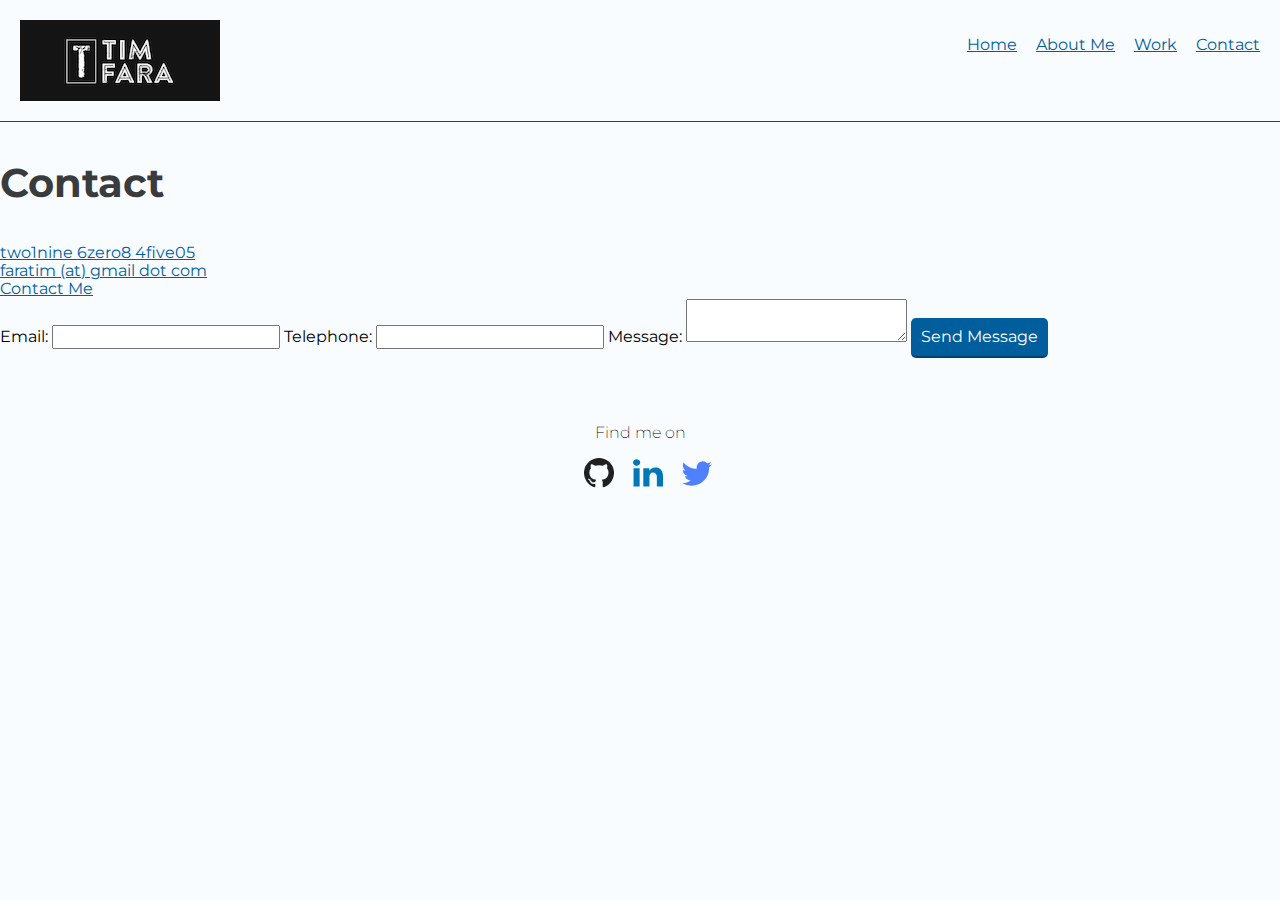
<file: contact.html>
<!DOCTYPE html>
<html lang="en" dir="ltr">
  <head>
    <meta charset="utf-8">
    <title>Contact Tim</title>
    <link type="image/png" sizes="32x32" rel="icon" href="img/icons8-improvement-32.png">
    <link type="text/css" rel="stylesheet" href="css/normalize.css" />
    <link href="https://fonts.googleapis.com/css2?family=Montserrat:wght@100;200;300;400;500;600;700;800;900&family=Ubuntu:wght@300;400;500;700&display=swap" rel="stylesheet">
    <link rel="stylesheet" href="css/style.production.css" />
    <meta name="viewport" content="width=device-width, initial-scale=1" />
  </head>


  <body>
    <header class="page-header">

        <img src="img/tf_logo.png" alt="Personal Logo with my name Tim Fara" class="tf_logo">

        <nav class="page-header__item">
          <ul role="menubar" class="navigation-list">
            <li role="presentation">
              <a href="index.html" role="menuitem" class="navigation-list__item">Home</a>
            </li>
            <li role="presentation">
              <a href="about.html" role="menuitem" class="navigation-list__item">About Me</a>
            </li>
            <li role="presentation">
              <a href="work.html" role="menuitem" class="navigation-list__item">Work</a>
            </li>
            <li role="presentation">
              <a href="contact.html" role="menuitem" class="navigation-list__item navigation-list__item--active">Contact</a>
            </li>
          </ul>
        </nav>

    </header>


    <h1>Contact</h1>

    <div>
      <a href="tel:+12196084505">two1nine 6zero8 4five05</a><br />
      <a href="mailto:faratim@gmail.com?subject=Thanks%20for%20contacting%20me!&body=Please%20include%20your%20first%20and%20last%20name%20in%20your%20email.%20Thanks!">faratim (at) gmail dot com</a> <br />
      <a href="mailto:faratim@gmail.com?subject=Thanks%20for%20contacting%20me!&body=Please%20include%20your%20first%20and%20last%20name%20in%20your%20email.%20Thanks!">Contact Me</a> <br />
    </div>

    <form action="/login-form-action" method="post" class="contact-form">
      <label for="email" class="standard-label">Email: </label>
      <input type="email" id="email" name="user_email" required>

      <label for="phone" class="standard-label">Telephone: </label>
      <input type="tel" id="phone" name="user_phone"
             pattern="[0-9]{3}-[0-9]{3}-[0-9]{4}" />

      <label for="message" class="standard-label">Message: </label>
      <textarea maxlength="240" required id="message"></textarea>

      <input type="submit" value="Send Message" class="submit-button"/>
    </form>

    <footer class="page-footer">
      <p>
        Find me on
      </p>
      <div class="social-media">

          <svg xmlns="http://www.w3.org/2000/svg" viewBox="0 0 64 64"
           role="img" xmlns:xlink="http://www.w3.org/1999/xlink" width="30" class="social-media__item">
          <a href="https://github.com">
            <title>Github</title>
            <desc>A solid styled icon from Orion Icon Library.</desc>
            <path data-name="layer2"
            d="M32 0a32.021 32.021 0 0 0-10.1 62.4c1.6.3 2.2-.7 2.2-1.5v-6c-8.9 1.9-10.8-3.8-10.8-3.8-1.5-3.7-3.6-4.7-3.6-4.7-2.9-2 .2-1.9.2-1.9 3.2.2 4.9 3.3 4.9 3.3 2.9 4.9 7.5 3.5 9.3 2.7a6.93 6.93 0 0 1 2-4.3c-7.1-.8-14.6-3.6-14.6-15.8a12.27 12.27 0 0 1 3.3-8.6 11.965 11.965 0 0 1 .3-8.5s2.7-.9 8.8 3.3a30.873 30.873 0 0 1 8-1.1 30.292 30.292 0 0 1 8 1.1c6.1-4.1 8.8-3.3 8.8-3.3a11.965 11.965 0 0 1 .3 8.5 12.1 12.1 0 0 1 3.3 8.6c0 12.3-7.5 15-14.6 15.8a7.746 7.746 0 0 1 2.2 5.9v8.8c0 .9.6 1.8 2.2 1.5A32.021 32.021 0 0 0 32 0z"
            fill="#202020"></path>
            <path data-name="layer1" d="M12.1 45.9c-.1.2-.3.2-.5.1s-.4-.3-.3-.5.3-.2.6-.1c.2.2.3.4.2.5zm1.3 1.5a.589.589 0 0 1-.8-.8.631.631 0 0 1 .7.1.494.494 0 0 1 .1.7zm1.3 1.8a.585.585 0 0 1-.7-.3.6.6 0 0 1 0-.8.585.585 0 0 1 .7.3c.2.3.2.7 0 .8zm1.7 1.8c-.2.2-.5.1-.8-.1-.3-.3-.4-.6-.2-.8a.619.619 0 0 1 .8.1.554.554 0 0 1 .2.8zm2.4 1c-.1.3-.4.4-.8.3s-.6-.4-.5-.7.4-.4.8-.3c.3.2.6.5.5.7zm2.6.2c0 .3-.3.5-.7.5s-.7-.2-.7-.5.3-.5.7-.5c.4.1.7.3.7.5zm2.4-.4q0 .45-.6.6a.691.691 0 0 1-.8-.3q0-.45.6-.6c.5-.1.8.1.8.3z"
            fill="#202020"></path>
          </a>
        </svg>

        <svg xmlns="http://www.w3.org/2000/svg" viewBox="0 0 64 64"  class="social-media__item"
           role="img" xmlns:xlink="http://www.w3.org/1999/xlink" width="30">
        <a href="https://www.linkedin.com/feed/">
          <title>Linkedin</title>
          <desc>A color styled icon from Orion Icon Library.</desc>
          <path data-name="layer1"
          fill="#0077b7" d="M1.15 21.7h13V61h-13zm46.55-1.3c-5.7 0-9.1 2.1-12.7 6.7v-5.4H22V61h13.1V39.7c0-4.5 2.3-8.9 7.5-8.9s8.3 4.4 8.3 8.8V61H64V38.7c0-15.5-10.5-18.3-16.3-18.3zM7.7 2.6C3.4 2.6 0 5.7 0 9.5s3.4 6.9 7.7 6.9 7.7-3.1 7.7-6.9S12 2.6 7.7 2.6z"></path>
        </a>
        </svg>

        <svg xmlns="http://www.w3.org/2000/svg" viewBox="0 0 64 64" class="social-media__item"
           role="img" xmlns:xlink="http://www.w3.org/1999/xlink" width="30">
        <a href="https://twitter.com">
          <title>Twitter</title>
          <desc>A color styled icon from Orion Icon Library.</desc>
          <path data-name="layer1"
          d="M64 13.194a23.1 23.1 0 0 1-7.3 2.1 14.119 14.119 0 0 0 5.5-7.2c-1.9 1.2-6.1 2.9-8.2 2.9a13.782 13.782 0 0 0-9.6-4 13.187 13.187 0 0 0-13.2 13.2 13.576 13.576 0 0 0 .3 2.9c-9.9-.3-21.5-5.2-28-13.7a13.206 13.206 0 0 0 4 17.4c-1.5.2-4.4-.1-5.7-1.4-.1 4.6 2.1 10.7 10.2 12.9-1.6.8-4.3.6-5.5.4.4 3.9 5.9 9 11.8 9-2.1 2.4-9.3 6.9-18.3 5.5a39.825 39.825 0 0 0 20.7 5.8 36.8 36.8 0 0 0 37-38.6v-.5a22.861 22.861 0 0 0 6.3-6.7z"
          fill="#4f80ff"></path>
        </a>
        </svg>
      </div>

    </footer>

  </body>

</html>
</file>
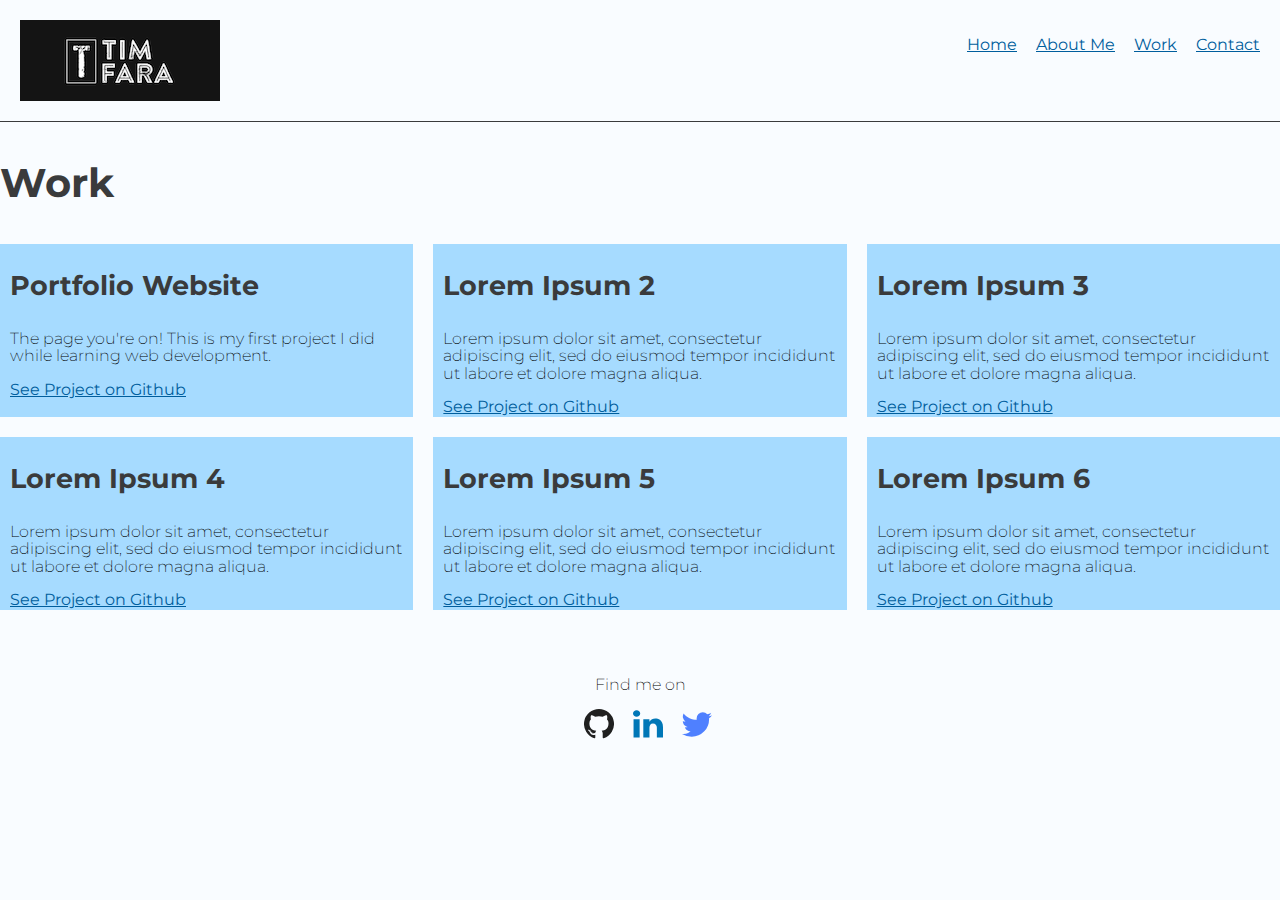
<file: work.html>
<!DOCTYPE html>
<html lang="en" dir="ltr">
  <head>
    <meta charset="utf-8">
    <title>Tim's Portfolio</title>
    <link type="image/png" sizes="32x32" rel="icon" href="img/icons8-improvement-32.png">
    <link type="text/css" rel="stylesheet" href="css/normalize.css" />
    <link href="https://fonts.googleapis.com/css2?family=Montserrat:wght@100;200;300;400;500;600;700;800;900&family=Ubuntu:wght@300;400;500;700&display=swap" rel="stylesheet">
    <link rel="stylesheet" href="css/style.production.css" />
    <meta name="viewport" content="width=device-width, initial-scale=1" />
  </head>


  <body>
    <header class="page-header">

        <img src="img/tf_logo.png" alt="Personal Logo with my name Tim Fara" class="tf_logo">

        <nav class="page-header__item">
          <ul role="menubar" class="navigation-list">
            <li role="presentation">
              <a href="index.html" role="menuitem" class="navigation-list__item">Home</a>
            </li>
            <li role="presentation">
              <a href="about.html" role="menuitem" class="navigation-list__item">About Me</a>
            </li>
            <li role="presentation">
              <a href="work.html" role="menuitem" class="navigation-list__item--active">Work</a>
            </li>
            <li role="presentation">
              <a href="contact.html" role="menuitem" class="navigation-list__item navigation-list__item">Contact</a>
            </li>
          </ul>
        </nav>

    </header>

    <section>
      <h1>Work</h1>
      <div class="grid">
        <div class="grid__item">
          <h2>Portfolio Website</h2>
          <p>
            The page you're on! This is my first project I did while learning web development.
          </p>
          <a href="https://github.com/faratim/portfolio-website.git" target="_blank">See Project on Github</a>
        </div>
        <div class="grid__item">
          <h2>Lorem Ipsum 2</h2>
          <p>
            Lorem ipsum dolor sit amet, consectetur adipiscing elit, sed do eiusmod tempor incididunt ut labore et dolore magna aliqua.
          </p>
          <a href="#">See Project on Github</a>
        </div>
        <div class="grid__item">
          <h2>Lorem Ipsum 3</h2>
          <p>
            Lorem ipsum dolor sit amet, consectetur adipiscing elit, sed do eiusmod tempor incididunt ut labore et dolore magna aliqua.
          </p>
          <a href="#">See Project on Github</a>
        </div>
        <div class="grid__item">
          <h2>Lorem Ipsum 4</h2>
          <p>
            Lorem ipsum dolor sit amet, consectetur adipiscing elit, sed do eiusmod tempor incididunt ut labore et dolore magna aliqua.
          </p>
          <a href="#">See Project on Github</a>
        </div>
        <div class="grid__item">
          <h2>Lorem Ipsum 5</h2>
          <p>
            Lorem ipsum dolor sit amet, consectetur adipiscing elit, sed do eiusmod tempor incididunt ut labore et dolore magna aliqua.
          </p>
          <a href="#">See Project on Github</a>
        </div>
        <div class="grid__item">
          <h2>Lorem Ipsum 6</h2>
          <p>
            Lorem ipsum dolor sit amet, consectetur adipiscing elit, sed do eiusmod tempor incididunt ut labore et dolore magna aliqua.
          </p>
          <a href="#">See Project on Github</a>
        </div>
      </div>
    </section>

    <footer class="page-footer">
      <p>
        Find me on
      </p>
      <div class="social-media">

        <svg xmlns="http://www.w3.org/2000/svg" viewBox="0 0 64 64"
         role="img" xmlns:xlink="http://www.w3.org/1999/xlink" width="30" class="social-media__item">
        <a href="https://github.com">
          <title>Github</title>
          <desc>A solid styled icon from Orion Icon Library.</desc>
          <path data-name="layer2"
          d="M32 0a32.021 32.021 0 0 0-10.1 62.4c1.6.3 2.2-.7 2.2-1.5v-6c-8.9 1.9-10.8-3.8-10.8-3.8-1.5-3.7-3.6-4.7-3.6-4.7-2.9-2 .2-1.9.2-1.9 3.2.2 4.9 3.3 4.9 3.3 2.9 4.9 7.5 3.5 9.3 2.7a6.93 6.93 0 0 1 2-4.3c-7.1-.8-14.6-3.6-14.6-15.8a12.27 12.27 0 0 1 3.3-8.6 11.965 11.965 0 0 1 .3-8.5s2.7-.9 8.8 3.3a30.873 30.873 0 0 1 8-1.1 30.292 30.292 0 0 1 8 1.1c6.1-4.1 8.8-3.3 8.8-3.3a11.965 11.965 0 0 1 .3 8.5 12.1 12.1 0 0 1 3.3 8.6c0 12.3-7.5 15-14.6 15.8a7.746 7.746 0 0 1 2.2 5.9v8.8c0 .9.6 1.8 2.2 1.5A32.021 32.021 0 0 0 32 0z"
          fill="#202020"></path>
          <path data-name="layer1" d="M12.1 45.9c-.1.2-.3.2-.5.1s-.4-.3-.3-.5.3-.2.6-.1c.2.2.3.4.2.5zm1.3 1.5a.589.589 0 0 1-.8-.8.631.631 0 0 1 .7.1.494.494 0 0 1 .1.7zm1.3 1.8a.585.585 0 0 1-.7-.3.6.6 0 0 1 0-.8.585.585 0 0 1 .7.3c.2.3.2.7 0 .8zm1.7 1.8c-.2.2-.5.1-.8-.1-.3-.3-.4-.6-.2-.8a.619.619 0 0 1 .8.1.554.554 0 0 1 .2.8zm2.4 1c-.1.3-.4.4-.8.3s-.6-.4-.5-.7.4-.4.8-.3c.3.2.6.5.5.7zm2.6.2c0 .3-.3.5-.7.5s-.7-.2-.7-.5.3-.5.7-.5c.4.1.7.3.7.5zm2.4-.4q0 .45-.6.6a.691.691 0 0 1-.8-.3q0-.45.6-.6c.5-.1.8.1.8.3z"
          fill="#202020"></path>
        </a>
      </svg>

      <svg xmlns="http://www.w3.org/2000/svg" viewBox="0 0 64 64"  class="social-media__item"
         role="img" xmlns:xlink="http://www.w3.org/1999/xlink" width="30">
      <a href="https://www.linkedin.com/feed/">
        <title>Linkedin</title>
        <desc>A color styled icon from Orion Icon Library.</desc>
        <path data-name="layer1"
        fill="#0077b7" d="M1.15 21.7h13V61h-13zm46.55-1.3c-5.7 0-9.1 2.1-12.7 6.7v-5.4H22V61h13.1V39.7c0-4.5 2.3-8.9 7.5-8.9s8.3 4.4 8.3 8.8V61H64V38.7c0-15.5-10.5-18.3-16.3-18.3zM7.7 2.6C3.4 2.6 0 5.7 0 9.5s3.4 6.9 7.7 6.9 7.7-3.1 7.7-6.9S12 2.6 7.7 2.6z"></path>
      </a>
      </svg>

      <svg xmlns="http://www.w3.org/2000/svg" viewBox="0 0 64 64" class="social-media__item"
         role="img" xmlns:xlink="http://www.w3.org/1999/xlink" width="30">
      <a href="https://twitter.com">
        <title>Twitter</title>
        <desc>A color styled icon from Orion Icon Library.</desc>
        <path data-name="layer1"
        d="M64 13.194a23.1 23.1 0 0 1-7.3 2.1 14.119 14.119 0 0 0 5.5-7.2c-1.9 1.2-6.1 2.9-8.2 2.9a13.782 13.782 0 0 0-9.6-4 13.187 13.187 0 0 0-13.2 13.2 13.576 13.576 0 0 0 .3 2.9c-9.9-.3-21.5-5.2-28-13.7a13.206 13.206 0 0 0 4 17.4c-1.5.2-4.4-.1-5.7-1.4-.1 4.6 2.1 10.7 10.2 12.9-1.6.8-4.3.6-5.5.4.4 3.9 5.9 9 11.8 9-2.1 2.4-9.3 6.9-18.3 5.5a39.825 39.825 0 0 0 20.7 5.8 36.8 36.8 0 0 0 37-38.6v-.5a22.861 22.861 0 0 0 6.3-6.7z"
        fill="#4f80ff"></path>
      </a>
      </svg>
      </div>

    </footer>
</body>
</file>
<file: css/style.production.css>
/*
* Prefixed by https://autoprefixer.github.io
* PostCSS: v8.4.12,
* Autoprefixer: v10.4.4
* Browsers: last 4 version
*/

/*
COLOR PALETTE

Primary Color -- Light Gray: #F9FCFF
Secondary Color -- Orange: #EC994B
Dark Gray: #3A3B3C
Dark Blue: #15133C
*/

/* ---MAIN ELEMENT STYLING--- */
* {
  -webkit-box-sizing: border-box;
      box-sizing: border-box;
}

header {
  border-bottom: 1px solid #3a3b3c;
}

body {
  background-color: #f9fcff;
  font-family: 'Montserrat', sans-serif;
  font-weight: 400;
}

h1 {
  font-size: 2.5rem;
  color: #3a3b3c;
  line-height: 1.7;
}

h2 {
  font-size: 1.7rem;
  color: #3a3b3c;
  line-height: 1.5;
}

h3 {
  font-size: 1.5rem;
  color: #3a3b3c;
  line-height: 1.2;
}

h4 {
  font-size: 1.5rem;
  line-height: 1.2;
}

h5 {
  font-size: 1.3rem;
  line-height: 1.2;
}

h6 {
  font-size: 1.1rem;
  line-height: 1.2;
}

p {
  font-size: 1rem;
  font-weight: 200;
  line-height: 1.1;
}

/* ---LINK STYLING--- */
a:link {
  color: #005e9d;
  text-decoration: underline;
}

a:visited {
  color: #15133c;
  text-decoration: underline;
}

a:hover {
  color: #005e9d;
  text-decoration: none;
  opacity: 0.85;
}

a:focus {
  color: #005e9d;
  text-decoration: none;
  opacity: 0.85;
}

a:active {
  color: #15133c;
  -webkit-text-decoration: 1.2;
          text-decoration: 1.2;
}

a.navigation-list__item--active {
  -webkit-text-decoration: 1.2;
          text-decoration: 1.2;
}

/* ---HEADER STYLING--- */
.page-header {
  display: -webkit-box;
  display: -ms-flexbox;
  display: flex;
  width: 100%;
  padding: 20px;
}

.page-header__item {
  -webkit-box-flex: 0;
      -ms-flex: 0 1 200px;
          flex: 0 1 200px;
}

.navigation-list {
  list-style-type: none;
}

.navigation-list li {
  display: inline-block;
  margin-left: 15px;
}

.navigation_list li {
  display: inline-block;
  margin-left: 15px;
}

.page-header__item:last-child {
  -webkit-box-flex: 1;
      -ms-flex-positive: 1;
          flex-grow: 1;
  text-align: right;
}

/* ---PROFILE AND BUTTONS--- */
.profile__portrait {
  float: left;
  width: 250px;
  margin-right: 40px;
  border-radius: 50%;
}

.profile {
  max-width: 700px;
  margin: 0 auto;
}

.submit-button {
  border: none;
  display: inline-block;
  background-color: #005e9d;
  color: #fff;
  text-decoration: none;
  padding: 10px;
  font-family: inherit;
  border-radius: 5px;
  border-bottom: 2px solid rgba(0, 0, 0, 0.3);
  -webkit-transition: 0.2s opacity;
  -o-transition: 0.2s opacity;
  transition: 0.2s opacity;
  text-align: center;
}

.button {
  border: none;
  display: inline-block;
  background-color: #005e9d;
  color: #fff;
  text-decoration: none;
  padding: 10px;
  font-family: inherit;
  border-radius: 5px;
  border-bottom: 2px solid rgba(0, 0, 0, 0.3);
  -webkit-transition: 0.2s opacity;
  -o-transition: 0.2s opacity;
  transition: 0.2s opacity;
  text-align: center;
}

.button:visited {
  border: none;
  display: inline-block;
  background-color: #005e9d;
  color: #fff;
  text-decoration: none;
  padding: 10px;
  font-family: inherit;
  border-radius: 5px;
  border-bottom: 2px solid rgba(0, 0, 0, 0.3);
  -webkit-transition: 0.2s opacity;
  -o-transition: 0.2s opacity;
  transition: 0.2s opacity;
  text-align: center;
}

.button:link {
  border: none;
  display: inline-block;
  background-color: #005e9d;
  color: #fff;
  text-decoration: none;
  padding: 10px;
  font-family: inherit;
  border-radius: 5px;
  border-bottom: 2px solid rgba(0, 0, 0, 0.3);
  -webkit-transition: 0.2s opacity;
  -o-transition: 0.2s opacity;
  transition: 0.2s opacity;
  text-align: center;
}

.submit-button:hover {
  background-color: #005e9d;
  opacity: 0.85;
  cursor: pointer;
}

.submit-button:focus {
  background-color: #005e9d;
  opacity: 0.85;
  cursor: pointer;
}

.button:hover {
  background-color: #005e9d;
  opacity: 0.85;
  cursor: pointer;
}

.button:focus {
  background-color: #005e9d;
  opacity: 0.85;
  cursor: pointer;
}

/* ---FOOTER STYLING--- */
.page-footer {
  clear: both;
  display: -webkit-box;
  display: -ms-flexbox;
  display: flex;
  -webkit-box-orient: vertical;
  -webkit-box-direction: normal;
      -ms-flex-direction: column;
          flex-direction: column;
  text-align: center;
  margin-top: 50px;
}

.social-media__item {
  margin-left: 15px;
}

/* ---ABOUT PAGE STYLING--- */
.about_body {
  text-align: center;
  max-width: 30%;
  margin: auto;
}

.about__list {
  list-style-type: none;
}

.about__list--item {
  display: block;
  position: relative;
  right: 20px;
  padding-bottom: 10px;
  text-align: center;
}

.linkedin__button {
  text-align: center;
}

.charlotte__svg--item {
  display: block;
  max-width: 500px;
  margin: auto;
}

/* ---GRID STYLING--- */
.grid {
  display: -ms-grid;
  display: grid;
  -ms-grid-columns: 1fr 20px 1fr 20px 1fr;
  grid-template-columns: 1fr 1fr 1fr;
  grid-gap: 20px;
}

.grid__item {
  background-color: #a6dbff;
  padding-left: 10px;
  padding-right: 10px;
}

/* ---MEDIA QUERIES--- */
@media all and (max-width: 750px) {
  .grid {
    grid-gap: 10px;
  }

  .grid__item:last-child {
    grid-column: auto / auto;
    grid-row: auto / auto;
  }

  h2 {
    font-size: 21px;
  }
}

@media all and (max-width: 500px) {
  .grid {
    -ms-grid-columns: 1fr;
    grid-template-columns: 1fr;
  }
}

@media all and (min-width: 500px) and (max-width: 750px) {
  .grid {
    -ms-grid-columns: 1fr 10px 1fr;
    grid-template-columns: 1fr 1fr;
  }
}

/* ---BERLIN ILLUSTRATION--- */
.berlin-illustration {
  width: 70%;
  display: block;
  margin: 20px auto;
}

@-webkit-keyframes color-change {
  0% {
    fill: #edc655;
  }

  50% {
    fill: #fcffad;
  }

  100% {
    fill: #f76414;
  }
}

@keyframes color-change {
  0% {
    fill: #edc655;
  }

  50% {
    fill: #fcffad;
  }

  100% {
    fill: #f76414;
  }
}

.sun {
  -webkit-animation: 4s color-change infinite alternate linear;
          animation: 4s color-change infinite alternate linear;
}

@-webkit-keyframes cloud-move {
  from {
    -webkit-transform: translate(0, 50px);
            transform: translate(0, 50px);
  }

  to {
    -webkit-transform: translate(200px, 50px);
            transform: translate(200px, 50px);
  }
}

@keyframes cloud-move {
  from {
    -webkit-transform: translate(0, 50px);
            transform: translate(0, 50px);
  }

  to {
    -webkit-transform: translate(200px, 50px);
            transform: translate(200px, 50px);
  }
}

.cloud-front {
  -webkit-animation: 30s cloud-move infinite alternate linear;
          animation: 30s cloud-move infinite alternate linear;
}

@-webkit-keyframes cloud-move-reverse {
  from {
    -webkit-transform: translate(446px, 48px);
            transform: translate(446px, 48px);
  }

  to {
    -webkit-transform: translate(100px, 48px);
            transform: translate(100px, 48px);
  }
}

@keyframes cloud-move-reverse {
  from {
    -webkit-transform: translate(446px, 48px);
            transform: translate(446px, 48px);
  }

  to {
    -webkit-transform: translate(100px, 48px);
            transform: translate(100px, 48px);
  }
}

.cloud-back {
  -webkit-animation: 34s cloud-move-reverse infinite alternate linear;
          animation: 34s cloud-move-reverse infinite alternate linear;
}
</file>
